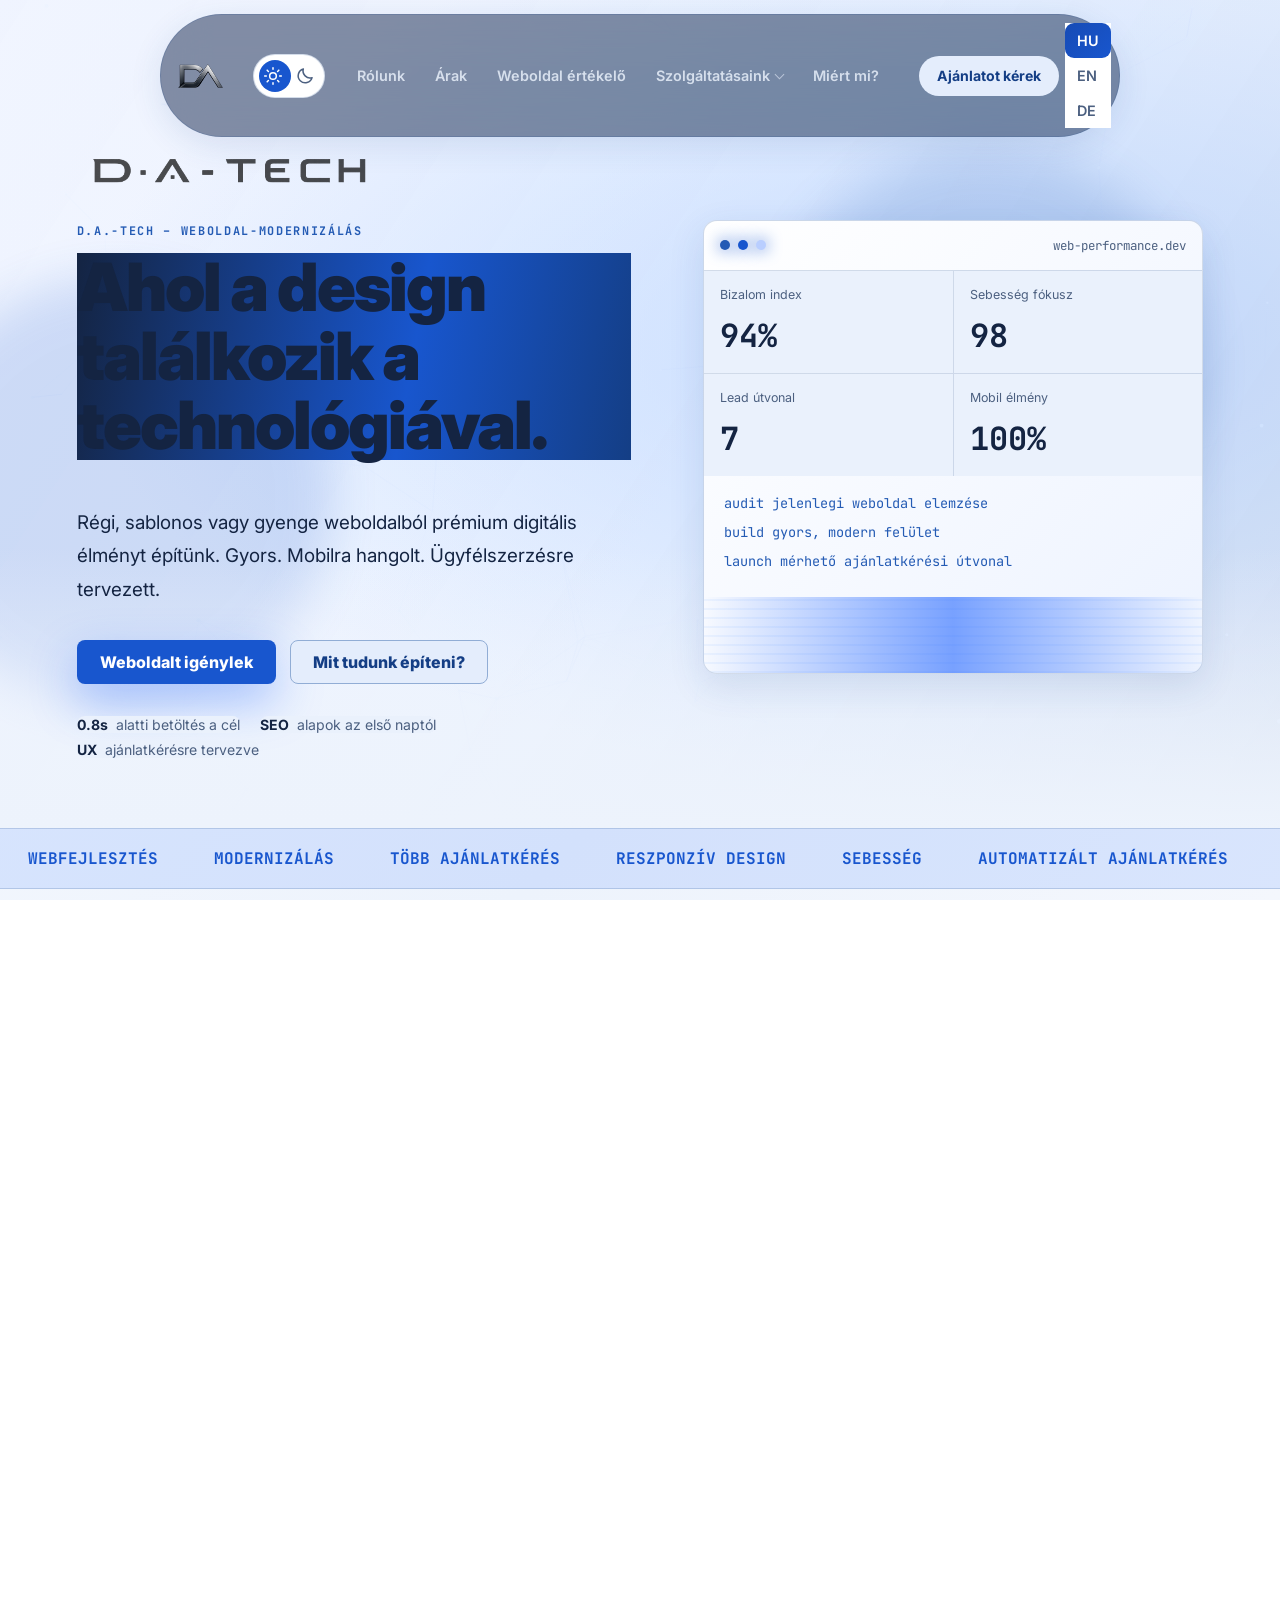
<file: index.html>
<!doctype html>
<html lang="hu">
  <head>
    <meta charset="utf-8">
    <meta name="viewport" content="width=device-width, initial-scale=1">
    <title>DA Tech | Modern weboldalak és weboldal modernizálás</title>
    <meta
      name="description"
      content="DA Tech modern, gyors és meggyőző weboldalakat készít cégeknek, akik több érdeklődőt, jobb megjelenést és erősebb online bizalmat szeretnének."
    >
    <link rel="icon" type="image/png" sizes="256x256" href="assets/favicon-256.png?v=cinematic-intro-98">
    <link rel="shortcut icon" type="image/png" href="assets/favicon-256.png?v=cinematic-intro-98">
    <link rel="apple-touch-icon" href="assets/apple-touch-icon.png?v=cinematic-intro-98">
    <meta property="og:title" content="D.A.-Tech | Modern weboldalak">
    <meta property="og:description" content="Modern weboldalak és weboldal-modernizálás cégeknek, akik több ügyfelet akarnak az első benyomásból.">
    <meta property="og:image" content="https://da-technology.eu/assets/da-tech-wordmark-wide.png">
    <meta property="og:type" content="website">
    <meta property="og:url" content="https://da-technology.eu/">
    <meta name="twitter:card" content="summary_large_image">
    <meta name="twitter:title" content="D.A.-Tech | Modern weboldalak">
    <meta name="twitter:description" content="Modern weboldalak és weboldal-modernizálás cégeknek, akik több ügyfelet akarnak az első benyomásból.">
    <meta name="twitter:image" content="https://da-technology.eu/assets/da-tech-wordmark-wide.png">
    <link rel="canonical" href="https://da-technology.eu/">
    <link rel="alternate" hreflang="hu" href="https://da-technology.eu/">
    <link rel="alternate" hreflang="en" href="https://da-technology.eu/">
    <link rel="alternate" hreflang="de" href="https://da-technology.eu/">
    <meta name="theme-color" content="#050816">
    <script src="theme.js?v=1"></script>
    <link rel="preload" as="image" href="assets/da-tech-logo-nav.png">
    <link rel="preload" as="image" href="assets/da-tech-wordmark-cropped.png">
    <script type="application/ld+json">
      {
        "@context": "https://schema.org",
        "@type": "ProfessionalService",
        "name": "D.A.-Tech",
        "legalName": "D. A.-Tech 2003 Kereskedelmi és Szolgáltató Korlátolt Felelősségű Társaság",
        "alternateName": "D. A.-Tech 2003 Kft.",
        "url": "https://da-technology.eu/",
        "logo": "https://da-technology.eu/assets/da-tech-wordmark-wide.png",
        "image": "https://da-technology.eu/assets/da-tech-wordmark-wide.png",
        "foundingDate": "2003",
        "taxID": "13192093-2-08",
        "address": {
          "@type": "PostalAddress",
          "streetAddress": "Kálvária utca 1-3.",
          "postalCode": "9024",
          "addressLocality": "Győr",
          "addressCountry": "HU"
        },
        "areaServed": ["Hungary", "Germany", "European Union"],
        "email": "hello@da-technology.eu",
        "description": "Modern weboldal készítés, weboldal modernizálás és konverzióra hangolt digitális felületek.",
        "sameAs": ["https://github.com/Androw96/DA-Tech"]
      }
    </script>
    <script>
      (() => {
        try {
          if ("scrollRestoration" in window.history) {
            window.history.scrollRestoration = "manual";
          }
          const params = new URLSearchParams(window.location.search);
          const shouldSkipIntro = params.has("skipIntro")
            || window.location.hash === "#top"
            || window.sessionStorage.getItem("daTechIntroSeen") === "1";

          if (shouldSkipIntro) {
            document.documentElement.classList.add("skip-intro");
            window.sessionStorage.setItem("daTechIntroSeen", "1");
          } else {
            document.documentElement.classList.add("intro-pending");
            window.sessionStorage.setItem("daTechIntroSeen", "1");
            window.scrollTo(0, 0);
          }
        } catch {
          document.documentElement.classList.add("skip-intro");
        }
      })();
    </script>
    <link rel="preconnect" href="https://fonts.googleapis.com">
    <link rel="preconnect" href="https://fonts.gstatic.com" crossorigin>
    <link href="https://fonts.googleapis.com/css2?family=Inter:wght@400;500;600;700;800;900&family=JetBrains+Mono:wght@500;700&display=swap" rel="stylesheet">
    <link rel="stylesheet" href="styles.css?v=cinematic-intro-98">
    <link rel="stylesheet" href="theme.css?v=2">
  </head>
  <body class="home-page">
    <div class="noise" aria-hidden="true"></div>
    <section class="pre-index-intro" aria-label="DA Tech weboldal modernizálás intro">
      <div class="intro-showcase pre-index-card" aria-label="Basic WordPress oldal futurisztikus weboldallá alakul">
        <div class="intro-copy">
          <span>Pre-index: weboldal modernizálás élőben</span>
          <strong>Basic WordPress sablonból futurisztikus, ügyfélszerző DA Tech oldal.</strong>
        </div>
        <div class="transform-demo intro-transform">
          <div class="transform-labels">
            <span>Basic WordPress sablon</span>
            <span>Futurisztikus DA Tech oldal</span>
          </div>
          <div class="site-morph intro-morph">
            <div class="mock-site template-before" aria-hidden="true">
              <div class="mock-browser">
                <span></span><span></span><span></span>
              </div>
              <div class="wp-logo"></div>
              <div class="wp-menu">
                <span></span><span></span><span></span><span></span>
              </div>
              <div class="wp-hero"></div>
              <div class="wp-modernize-copy">Modernize your Website!</div>
              <div class="wp-title"></div>
              <div class="wp-copy short"></div>
              <div class="wp-copy"></div>
              <div class="wp-grid">
                <span></span><span></span><span></span>
              </div>
              <div class="wp-sidebar"></div>
            </div>
            <div class="mock-site template-after" aria-hidden="true">
              <div class="mock-browser">
                <span></span><span></span><span></span>
              </div>
              <div class="with-da-tech">With</div>
              <img class="transformed-wordmark" src="assets/da-tech-wordmark-cropped.png" width="1040" height="190" alt="" decoding="async">
              <div class="modern-nav"></div>
              <div class="modern-hero">
                <span></span>
                <strong></strong>
                <em></em>
              </div>
              <div class="modern-orb"></div>
              <div class="modern-card card-a"></div>
              <div class="modern-card card-b"></div>
              <div class="modern-card card-c"></div>
              <div class="modern-grid-lines"></div>
            </div>
            <div class="morph-sweep" aria-hidden="true"></div>
          </div>
        </div>
      </div>
    </section>
    <header class="site-header">
      <a class="brand" href="index.html?skipIntro=1" aria-label="DA Tech kezdőlap">
        <img class="brand-logo" src="assets/da-tech-logo-nav.png" width="256" height="256" alt="DA Tech" fetchpriority="high" decoding="async">
      </a>
      <button class="theme-toggle" type="button" role="switch" aria-checked="true" aria-label="Sötét mód" title="Váltás világos módra" disabled>
        <svg class="theme-sun" viewBox="0 0 24 24" fill="none" stroke="currentColor" stroke-width="1.8" stroke-linecap="round" aria-hidden="true"><circle cx="12" cy="12" r="4"/><path d="M12 2v2m0 16v2M2 12h2m16 0h2M5 5l1.5 1.5m11 11L19 19M5 19l1.5-1.5m11-11L19 5"/></svg>
        <svg class="theme-moon" viewBox="0 0 24 24" fill="none" stroke="currentColor" stroke-width="1.8" stroke-linecap="round" stroke-linejoin="round" aria-hidden="true"><path d="M20.5 14A8.5 8.5 0 0 1 10 3.5 8.5 8.5 0 1 0 20.5 14Z"/></svg>
      </button>
      <button class="mobile-menu-toggle" type="button" aria-label="Menü megnyitása" aria-expanded="false">
        <span></span>
        <span></span>
        <span></span>
      </button>
      <nav class="nav" aria-label="Fő navigáció">
        <a href="about.html" data-i18n="nav.about">Rólunk</a>
        <a href="prices.html" data-i18n="nav.prices">Árak</a><a href="audit.html" data-i18n="nav.audit">Weboldal értékelő</a>
        <div class="nav-menu">
          <button class="nav-menu-button" type="button" data-i18n="nav.methods">Szolgáltatásaink</button>
          <div class="nav-dropdown">
            <a href="weboldal-keszites.html" data-i18n="nav.methodBuild">Weboldal készítés</a>
            <a href="weboldal-modernizalas.html" data-i18n="nav.methodExtravagant">Weboldal modernizálás</a>
            <a href="extra-megoldasok.html" data-i18n="nav.methodProcess">Extravagáns megoldások</a>
          </div>
        </div>
        <a href="why-us.html" data-i18n="nav.why">Miért mi?</a>
      </nav>
      <div class="header-actions">
        <a class="nav-cta" href="contact.html" data-i18n="nav.cta">Weboldal igénylése</a>
        <div class="language-switcher" aria-label="Nyelv választás">
          <button class="lang-option active" type="button" data-lang="hu">HU</button>
          <button class="lang-option" type="button" data-lang="en">EN</button>
          <button class="lang-option" type="button" data-lang="de">DE</button>
        </div>
      </div>
    </header>

    <main id="top">
      <section class="hero" aria-labelledby="hero-title">
        <canvas id="heroCanvas" aria-hidden="true"></canvas>
        <div class="hero-glow hero-glow-one" aria-hidden="true"></div>
        <div class="hero-glow hero-glow-two" aria-hidden="true"></div>
        <div class="hero-content">
          <img class="home-wordmark" src="assets/da-tech-wordmark-cropped.png" width="1040" height="190" alt="D.A.-Tech" fetchpriority="high" decoding="async">
          <p class="eyebrow" data-i18n="hero.eyebrow">D.A.-Tech weboldal modernizálás</p>
          <h1 id="hero-title" class="home-slogan" data-i18n="hero.title">Ahol a design találkozik a technológiával.</h1>
          <p class="hero-lead" data-i18n="hero.lead">
            Régi, sablonos vagy gyenge weboldalból prémium digitális élményt építünk. Gyors. Mobilra hangolt. Ügyfélszerzésre tervezett.
          </p>
          <div class="hero-actions">
            <a class="button button-primary" href="contact.html" data-i18n="hero.primary">Weboldalt igénylek</a>
            <a class="button button-secondary" href="services.html" data-i18n="hero.secondary">Mit tudunk építeni?</a>
          </div>
          <div class="signal-row" aria-label="DA Tech fő előnyei">
            <span><strong>0.8s</strong> <span data-i18n="hero.signalSpeed">célzott betöltési érzet</span></span>
            <span><strong>SEO</strong> <span data-i18n="hero.signalSeo">alapok beépítve</span></span>
            <span><strong>UX</strong> <span data-i18n="hero.signalUx">konverzióra hangolva</span></span>
          </div>
        </div>
        <aside class="hero-panel" aria-label="DA Tech élő projekt panel">
          <div class="panel-top">
            <span class="panel-dot"></span>
            <span class="panel-dot"></span>
            <span class="panel-dot"></span>
            <span class="panel-title">web-performance.dev</span>
          </div>
          <div class="metric-grid">
            <div>
              <span class="metric-label" data-i18n="metrics.trust">Bizalom index</span>
              <strong data-count="94">94%</strong>
            </div>
            <div>
              <span class="metric-label" data-i18n="metrics.speed">Sebesség fókusz</span>
              <strong data-count="98">98</strong>
            </div>
            <div>
              <span class="metric-label" data-i18n="metrics.lead">Lead útvonal</span>
              <strong data-count="7">7</strong>
            </div>
            <div>
              <span class="metric-label" data-i18n="metrics.mobile">Mobil élmény</span>
              <strong data-count="100">100%</strong>
            </div>
          </div>
          <div class="terminal" aria-label="Webfejlesztési státusz">
            <p><span>audit</span> <span data-i18n="terminal.audit">jelenlegi weboldal elemzése</span></p>
            <p><span>build</span> <span data-i18n="terminal.build">gyors, modern felület</span></p>
            <p><span>launch</span> <span data-i18n="terminal.launch">mérhető ajánlatkérési útvonal</span></p>
          </div>
          <div class="scanner" aria-hidden="true"></div>
        </aside>
      </section>

      <section class="marquee" aria-label="DA Tech fókuszterületek">
        <div class="marquee-track">
          <span data-i18n="marquee.development">webfejlesztés</span>
          <span data-i18n="marquee.modernization">modernizálás</span>
          <span data-i18n="marquee.conversion">konverzió</span>
          <span data-i18n="marquee.responsive">reszponzív design</span>
          <span data-i18n="marquee.speed">sebesség</span>
          <span data-i18n="marquee.requests">automatizált ajánlatkérés</span>
          <span data-i18n="marquee.seo">SEO alapok</span>
          <span data-i18n="marquee.brand">brand élmény</span>
        </div>
      </section>

      <section id="services" class="section services services-featured">
        <div class="section-heading service-intro">
          <p class="eyebrow" data-i18n="services.eyebrow">Szolgáltatások</p>
        </div>
        <div class="service-grid">
          <article class="service-card">
            <span class="service-icon service-icon-screen" aria-hidden="true"></span>
            <h3 data-i18n="services.card1Title">Weboldal készítés</h3>
            <p data-i18n="services.card1Text">Modern, gyors, sallangmentes céges weboldalak és landing oldalak, amelyek telefonon is prémium első benyomást adnak.</p>
            <a href="weboldal-keszites.html" class="service-link" data-i18n="services.card1Link">Weboldal készítés részletei</a>
          </article>
          <article class="service-card">
            <span class="service-icon service-icon-refresh" aria-hidden="true"></span>
            <h3 data-i18n="services.card2Title">Weboldal modernizálás</h3>
            <p data-i18n="services.card2Text">Régi, sablonos vagy széteső oldalból átlátható, mobilbarát, bizalomépítő felületet készítünk.</p>
            <a href="weboldal-modernizalas.html" class="service-link" data-i18n="services.card2Link">Modernizálás részletei</a>
          </article>
          <article class="service-card">
            <span class="service-icon service-icon-pin" aria-hidden="true"></span>
            <h3 data-i18n="services.card3Title">Extravagáns webes megoldások</h3>
            <p data-i18n="services.card3Text">Animált intro, before/after élmény, audit modul, mikrointerakciók és olyan részletek, amelyek miatt a márka emlékezetes marad.</p>
            <a href="extra-megoldasok.html" class="service-link" data-i18n="services.card3Link">Extra megoldások részletei</a>
          </article>
        </div>
        <div class="service-help">
          <h3 data-i18n="services.helpTitle">Nem tudod, melyikre van szükséged?</h3>
          <p data-i18n="services.helpText">A legtöbb projekt kombináció: új első képernyő, mobilos rendbetétel, ajánlatkérési útvonal és egy kis extra wow-faktor. Írd meg, hol tartasz most, és javaslunk egy tiszta irányt.</p>
          <a href="contact.html" data-i18n="services.helpLink">Kérek javaslatot</a>
        </div>
      </section>

      <section class="section audit-lab audit-empty reveal-on-scroll" aria-labelledby="audit-title">
        <div class="section-heading">
          <p class="eyebrow" data-i18n="audit.eyebrow">Weboldal értékelő</p>
          <h2 id="audit-title" data-i18n="audit.title">Kiértékeljük a weboldaladat!</h2>
        </div>
        <div class="audit-shell">
          <div class="audit-input-panel">
            <label for="auditUrl" data-i18n="audit.label">Weboldalad címe</label>
            <div class="audit-controls">
              <input id="auditUrl" type="url" placeholder="https://ceged.hu" data-i18n-placeholder="audit.placeholder">
              <button class="button button-primary" type="button" id="auditButton" data-i18n="audit.button">Értékelés indítása</button>
            </div>
            <p data-i18n="audit.note">Az értékelő élő PageSpeed/Lighthouse mobilmérést kér le: teljesítmény, SEO, technikai bizalom és mobilélmény alapján.</p>
            <p class="legal-microcopy" data-i18n="audit.disclaimer">Élő külső mérés alapján készül; ha a mérés nem elérhető, URL-alapú fallback elemzést mutat.</p>
            <div class="audit-insights audit-weaknesses">
              <strong data-i18n="audit.weaknessesTitle">Gyengeségek</strong>
              <ul id="auditInsights">
                <li data-i18n="audit.defaultInsight1">Nincs kritikus gyengeség: a saját oldal modernizálási történetet, bizalmat és ajánlatkérési útvonalat is ad.</li>
                <li data-i18n="audit.defaultInsight2">Nincs kritikus gyengeség: a reszponzív nézetek, nyelvváltás és animált elemek együtt prémium élményt adnak.</li>
                <li data-i18n="audit.defaultInsight3">Nincs kritikus gyengeség: az értékelő, before/after blokk és weboldal igénylés flow együtt konverziós útvonalat alkot.</li>
              </ul>
            </div>
            <div class="audit-recommendations audit-improvements">
              <strong data-i18n="audit.improvementsTitle">Fejlesztési lehetőségek</strong>
              <ol id="auditRecommendations">
                <li data-i18n="audit.defaultSuggestion1">További finomításként később valós ügyfélreferenciákkal lehet még erősebbé tenni.</li>
                <li data-i18n="audit.defaultSuggestion2">További finomításként éles domainen mérhető analitika és konverziókövetés kapcsolható rá.</li>
                <li data-i18n="audit.defaultSuggestion3">További finomításként az értékelő később backenddel valós HTML elemzéssé bővíthető.</li>
              </ol>
            </div>
          </div>
          <div class="audit-result" aria-live="polite">
            <div class="audit-score"><span id="auditScore">100</span><small>/100</small></div>
            <div class="audit-diagnostics" id="auditDiagnostics" hidden></div>
            <div class="audit-reasons">
              <strong data-i18n="audit.reasonsTitle">Pontozás indoklása</strong>
              <ul id="auditReasons">
                <li data-i18n="audit.defaultReason1">Design 100: erős D.A.-Tech brand, futurisztikus intro és prémium kék vizuális rendszer.</li>
                <li data-i18n="audit.defaultReason2">Sebesség 100: statikus, könnyű frontend, cache-bumpolt assetek és gyors első képernyő.</li>
                <li data-i18n="audit.defaultReason3">Bizalom 100: többnyelvű tartalom, rólunk oldal, bizalmi rendszer és világos szolgáltatás struktúra.</li>
                <li data-i18n="audit.defaultReason4">Mobil 100: dedikált mobil és landscape szabályok, reszponzív CTA-k és stabil intro elrendezés.</li>
              </ul>
            </div>
            <div class="audit-bars">
              <span data-audit-bar="design" style="--value: 100%"><strong data-i18n="audit.design">Design</strong><em>100</em></span>
              <span data-audit-bar="speed" style="--value: 100%"><strong data-i18n="audit.speed">Sebesség</strong><em>100</em></span>
              <span data-audit-bar="trust" style="--value: 100%"><strong data-i18n="audit.trust">Bizalom</strong><em>100</em></span>
              <span data-audit-bar="mobile" style="--value: 100%"><strong data-i18n="audit.mobile">Mobil</strong><em>100</em></span>
            </div>
            <p id="auditSummary" data-i18n="audit.summary">DA Tech saját oldal értékelése: 100/100. A felület prémium, mobilra hangolt és konverzióra épített.</p>
          </div>
        </div>
      </section>

      <section class="section case-studies reveal-on-scroll" aria-labelledby="cases-title">
        <div class="section-heading">
          <p class="eyebrow" data-i18n="cases.eyebrow">Demo transformation</p>
          <h2 id="cases-title" data-i18n="cases.title">Nem több szöveg. Jobb első benyomás.</h2>
        </div>
        <div class="case-grid">
          <article class="case-card">
            <span data-i18n="cases.card1Tag">Régi céges oldal</span>
            <h3 data-i18n="cases.card1Title">Régi hatásból prémium belépő.</h3>
            <p data-i18n="cases.card1Text">Egyértelmű ajánlat, gyors kapcsolat, mobil-first szerkezet.</p>
            <strong>+68% <small data-i18n="cases.metricTrust">erősebb bizalmi érzet</small></strong>
          </article>
          <article class="case-card">
            <span data-i18n="cases.card2Tag">Landing page</span>
            <h3 data-i18n="cases.card2Title">Szétszórt üzenetből tiszta CTA.</h3>
            <p data-i18n="cases.card2Text">A látogató nem bolyong: lát, ért, kattint.</p>
            <strong>3x <small data-i18n="cases.metricPath">tisztább döntési út</small></strong>
          </article>
          <article class="case-card">
            <span data-i18n="cases.card3Tag">Weboldal modernizálás</span>
            <h3 data-i18n="cases.card3Title">Sablonból emlékezetes élmény.</h3>
            <p data-i18n="cases.card3Text">Before/after, neon tech hangulat, gyors mobil élmény.</p>
            <strong>100 <small data-i18n="cases.metricMobile">mobil audit célpont</small></strong>
          </article>
        </div>
      </section>

      <section id="proof" class="section proof">
        <div class="proof-copy">
          <p class="eyebrow" data-i18n="proof.eyebrow">Miért a D.A.-Tech?</p>
          <h2 data-i18n="proof.title">Számunkra nincs lehetetlen.</h2>
          <p data-i18n="proof.text">
            Ha az ötlet üzletileg értékes, megkeressük hozzá a megoldást: designban, technológiában és ügyfélszerző útvonalban is.
          </p>
        </div>
        <div class="proof-stack">
          <div class="proof-item">
            <strong data-i18n="proof.item1Title">Stratégiai design</strong>
            <span data-i18n="proof.item1Text">A figyelmet oda vezetjük, ahol döntés születik.</span>
          </div>
          <div class="proof-item">
            <strong data-i18n="proof.item2Title">Modern technikai alap</strong>
            <span data-i18n="proof.item2Text">Gyors, reszponzív, keresőbarát alap.</span>
          </div>
          <div class="proof-item">
            <strong data-i18n="proof.item3Title">Prémium érzés</strong>
            <span data-i18n="proof.item3Text">Animáció, tér és fókusz, ami drágábbnak érződik.</span>
          </div>
        </div>
      </section>

      <section class="section trust-system reveal-on-scroll" aria-labelledby="trust-title">
        <div class="section-heading">
          <p class="eyebrow" data-i18n="trust.eyebrow">Bizalmi rendszer</p>
          <h2 id="trust-title" data-i18n="trust.title">Bizalom gyorsan, felesleges magyarázkodás nélkül.</h2>
        </div>
        <div class="trust-grid">
          <div><strong>01</strong><span data-i18n="trust.item1">Átlátható folyamat és mérföldkövek.</span></div>
          <div><strong>02</strong><span data-i18n="trust.item2">Mobil-first megjelenés minden képernyőre.</span></div>
          <div><strong>03</strong><span data-i18n="trust.item3">SEO és sebesség alapok már induláskor.</span></div>
          <div><strong>04</strong><span data-i18n="trust.item4">Átadás után is továbbfejleszthető rendszer.</span></div>
        </div>
        <div class="trust-note">
          <span data-i18n="trust.note1">Nem tűnünk el átadás után.</span>
          <span data-i18n="trust.note2">Mobilon kezdjük a gondolkodást.</span>
          <span data-i18n="trust.note3">Nem sablont kapsz, hanem üzleti célt kiszolgáló oldalt.</span>
        </div>
        <div class="credibility-grid">
          <article>
            <span data-i18n="trust.legalKicker">Céges háttér</span>
            <strong>D. A.-Tech 2003 Kft.</strong>
            <p data-i18n="trust.legalText">2003 óta működő magyar vállalkozás, győri székhellyel és ellenőrizhető cégadatokkal.</p>
          </article>
          <article>
            <span data-i18n="trust.processKicker">Ajánlat után</span>
            <strong data-i18n="trust.processTitle">24 órán belüli irány</strong>
            <p data-i18n="trust.processText">Nem kötelező erejű ajánlatot adunk: először megértjük, mire kell dolgoznia a weboldalnak.</p>
          </article>
          <article>
            <span data-i18n="trust.techKicker">Mérhető alapok</span>
            <strong data-i18n="trust.techTitle">HTTPS, mobil, SEO alap</strong>
            <p data-i18n="trust.techText">Gyors statikus felépítés, többnyelvű tartalom, jogi oldalak és tiszta ajánlatkérési útvonal.</p>
          </article>
        </div>
      </section>

      <section id="showcase" class="section showcase" aria-labelledby="showcase-title">
        <div class="section-heading">
          <p class="eyebrow" data-i18n="showcase.eyebrow">Extravagáns megoldások</p>
          <h2 id="showcase-title" data-i18n="showcase.title">Mozgás, fény, interakció. Csak ott, ahol számít.</h2>
        </div>
        <div class="showcase-grid">
          <article>
            <div class="visual visual-orbit" aria-hidden="true">
              <span></span><span></span><span></span>
            </div>
            <h3 data-i18n="showcase.card1Title">Élő tech háttér</h3>
            <p data-i18n="showcase.card1Text">Az első másodpercben tech szakértelmet sugall.</p>
          </article>
          <article>
            <div class="visual visual-bars" aria-hidden="true">
              <span></span><span></span><span></span><span></span>
            </div>
            <h3 data-i18n="showcase.card2Title">Konverziós modulok</h3>
            <p data-i18n="showcase.card2Text">Gyorsan mutatják, miért érdemes ajánlatot kérni.</p>
          </article>
          <article>
            <div class="visual visual-code" aria-hidden="true">
              <span>&lt;modernize /&gt;</span>
              <span>speed: excellent;</span>
              <span>trust: online;</span>
            </div>
            <h3 data-i18n="showcase.card3Title">Fejlesztői minőség</h3>
            <p data-i18n="showcase.card3Text">Gyors működés, tiszta struktúra, nem egyszer használatos show.</p>
          </article>
          <article>
            <div class="visual visual-logo-reveal" aria-hidden="true">
              <strong data-i18n="showcase.card4Logo">A Logód</strong>
              <span></span>
              <span></span>
            </div>
            <h3 data-i18n="showcase.card4Title">Logó reveal élmény</h3>
            <p data-i18n="showcase.card4Text">A márka nem csak megjelenik: fényből, mozgásból és fókuszból épül fel, hogy emlékezzenek rá.</p>
          </article>
        </div>
      </section>

      <section id="process" class="section process">
        <div class="section-heading">
          <p class="eyebrow" data-i18n="process.eyebrow">Így dolgozunk</p>
          <h2 data-i18n="process.title">Négy lépés. Nincs ködösítés.</h2>
        </div>
        <div class="timeline">
          <div class="timeline-item">
            <span>01</span>
            <h3 data-i18n="process.step1Title">Audit és cél</h3>
            <p data-i18n="process.step1Text">Mi nem működik, és milyen eredményt kell hoznia?</p>
          </div>
          <div class="timeline-item">
            <span>02</span>
            <h3 data-i18n="process.step2Title">Design irány</h3>
            <p data-i18n="process.step2Text">Első benyomás, üzenet, vizuális irány, CTA.</p>
          </div>
          <div class="timeline-item">
            <span>03</span>
            <h3 data-i18n="process.step3Title">Fejlesztés</h3>
            <p data-i18n="process.step3Text">Gyors, modern, mobilbarát felület, extra funkciókkal.</p>
          </div>
          <div class="timeline-item">
            <span>04</span>
            <h3 data-i18n="process.step4Title">Finomhangolás</h3>
            <p data-i18n="process.step4Text">Ritmus, sebesség, mobilnézet, ajánlatkérési út.</p>
          </div>
        </div>
      </section>

      <section class="section packages reveal-on-scroll" aria-labelledby="packages-title">
        <div class="section-heading">
          <p class="eyebrow" data-i18n="packages.eyebrow">Ajánlati irányok</p>
          <h2 id="packages-title" data-i18n="packages.title">Három indulási irány. Mind konverzióra építve.</h2>
        </div>
        <div class="package-grid">
          <article>
            <span>Start</span>
            <h3 data-i18n="packages.startTitle">Gyors, modern jelenlét</h3>
            <p data-i18n="packages.startText">Landing page vagy egyszerű céges oldal erős első benyomással.</p>
            <ul>
              <li data-i18n="packages.startPoint1">1 oldalas prémium struktúra</li>
              <li data-i18n="packages.startPoint2">Mobil-first megjelenés</li>
              <li data-i18n="packages.startPoint3">Ajánlatkérési CTA útvonal</li>
            </ul>
            <a href="contact.html" data-i18n="packages.cta">Ezt kérem</a>
          </article>
          <article class="featured">
            <span>Modernize</span>
            <h3 data-i18n="packages.modernTitle">Régi oldalból prémium felület</h3>
            <p data-i18n="packages.modernText">A régi oldal megtartja a lényeget, de új élményt kap.</p>
            <ul>
              <li data-i18n="packages.modernPoint1">Before/after modernizálási audit</li>
              <li data-i18n="packages.modernPoint2">Új első képernyő és szolgáltatás logika</li>
              <li data-i18n="packages.modernPoint3">Sebesség, bizalom és mobil élmény fókusz</li>
            </ul>
            <a href="contact.html" data-i18n="packages.cta">Ezt kérem</a>
          </article>
          <article>
            <span>Premium Build</span>
            <h3 data-i18n="packages.premiumTitle">Teljes digitális élmény</h3>
            <p data-i18n="packages.premiumText">Egyedi többoldalas weboldal, prémium interakciókkal és brand rendszerrel.</p>
            <ul>
              <li data-i18n="packages.premiumPoint1">Többoldalas céges rendszer</li>
              <li data-i18n="packages.premiumPoint2">Extravagáns animációk és audit modulok</li>
              <li data-i18n="packages.premiumPoint3">Többnyelvű, skálázható tartalom</li>
            </ul>
            <a href="contact.html" data-i18n="packages.cta">Ezt kérem</a>
          </article>
        </div>
      </section>

      <section id="contact" class="section contact">
        <div class="contact-copy">
          <p class="eyebrow" data-i18n="contact.eyebrow">Indítsuk el</p>
          <h2 data-i18n="contact.title">Készen állsz egy weboldalra, ami végre komolyan képviseli a céged?</h2>
          <p data-i18n="contact.text">
            Írd meg pár mondatban, mit szeretnél. Mi visszajövünk egy tiszta iránnyal.
          </p>
          <div class="contact-trust-panel">
            <strong data-i18n="contact.trustTitle">Díjmentes, kötelezettség nélküli első válasz.</strong>
            <span data-i18n="contact.trustText">Ha az űrlap technikai okból nem menne át, írj közvetlenül: hello@da-technology.eu</span>
          </div>
        </div>
        <form class="contact-form request-flow request-flow-direct">
          <div class="flow-panel active">
            <label>
              <span data-i18n="form.project">Mire van szükséged?</span>
              <select name="project">
                <option data-i18n="form.optionNew">Új weboldal</option>
                <option data-i18n="form.optionModern">Weboldal modernizálás</option>
                <option data-i18n="form.optionLanding">Landing page</option>
                <option data-i18n="form.optionAdvice">Nem tudom, kérek tanácsot</option>
              </select>
            </label>
          </div>
          <div class="flow-panel active">
            <label>
              <span data-i18n="form.message">Röviden a projektről</span>
              <textarea name="message" rows="4" placeholder="Mi a cél, mi nem működik most, milyen hatást szeretnél?" data-i18n-placeholder="form.messagePlaceholder"></textarea>
            </label>
          </div>
          <div class="flow-panel active">
            <label>
              <span data-i18n="form.name">Név</span>
              <input type="text" name="name" placeholder="Név vagy cégnév" data-i18n-placeholder="form.namePlaceholder">
            </label>
            <label>
              <span data-i18n="form.email">E-mail</span>
              <input type="email" name="email" placeholder="hello@ceged.hu" data-i18n-placeholder="form.emailPlaceholder">
            </label>
            <label class="consent-check">
              <input type="checkbox" name="privacyConsent">
              <span>
                <span data-i18n="form.privacyConsent">Elfogadom az adatkezelési tájékoztatót, és hozzájárulok, hogy a DA Tech az ajánlatkérésemre válaszoljon.</span>
                <a href="privacy.html" data-i18n="form.privacyLink">Adatkezelési tájékoztató</a>
              </span>
            </label>
          </div>
          <div class="flow-summary">
            <strong data-i18n="flow.summaryTitle">DA Tech javaslat</strong>
            <span id="flowRecommendation" data-i18n="flow.summaryText">Modernizálási audit, prémium első képernyő és mobil-first konverziós útvonal.</span>
          </div>
          <p class="legal-microcopy" data-i18n="form.privacyMicrocopy">Az adatokat csak az ajánlatkérés megválaszolására használjuk. Marketing emailt külön hozzájárulás nélkül nem küldünk.</p>
          <p class="form-status" id="formStatus" aria-live="polite"></p>
          <div class="flow-actions">
            <button class="button button-primary" type="button" id="flowNext" data-i18n="flow.send">Ajánlatkérés küldése</button>
          </div>
        </form>
      </section>
    </main>

    <footer class="footer">
      <span>© 2026 D.A.-Tech</span>
      <span data-i18n="footer.tagline">Modern weboldalak és weboldal modernizálás</span>
      <nav class="footer-links" aria-label="Jogi linkek">
        <a href="privacy.html" data-i18n="footer.privacy">Adatkezelés</a>
        <a href="cookies.html" data-i18n="footer.cookies">Cookie-k</a>
        <a href="impressum.html" data-i18n="footer.impressum">Impresszum</a>
        <a href="terms.html" data-i18n="footer.terms">Szolgáltatási feltételek</a>
      </nav>
      <span>hello@da-technology.eu</span>
    </footer>

    <div class="cookie-banner" id="cookieBanner" role="dialog" aria-live="polite" aria-label="Cookie tájékoztató">
      <div>
        <strong data-i18n="cookie.title">Adatvédelem és cookie-k</strong>
        <p data-i18n="cookie.text">Jelenleg csak működéshez szükséges tárolást használunk. Analitika vagy marketing cookie csak külön hozzájárulás után kerülhetne be.</p>
      </div>
      <div class="cookie-actions">
        <button class="button button-secondary" type="button" data-cookie-choice="reject" data-i18n="cookie.reject">Elutasítom</button>
        <button class="button button-primary" type="button" data-cookie-choice="accept" data-i18n="cookie.accept">Elfogadom</button>
      </div>
    </div>

    <script src="script.js?v=cinematic-intro-98" defer></script>
  </body>
</html>
</file>
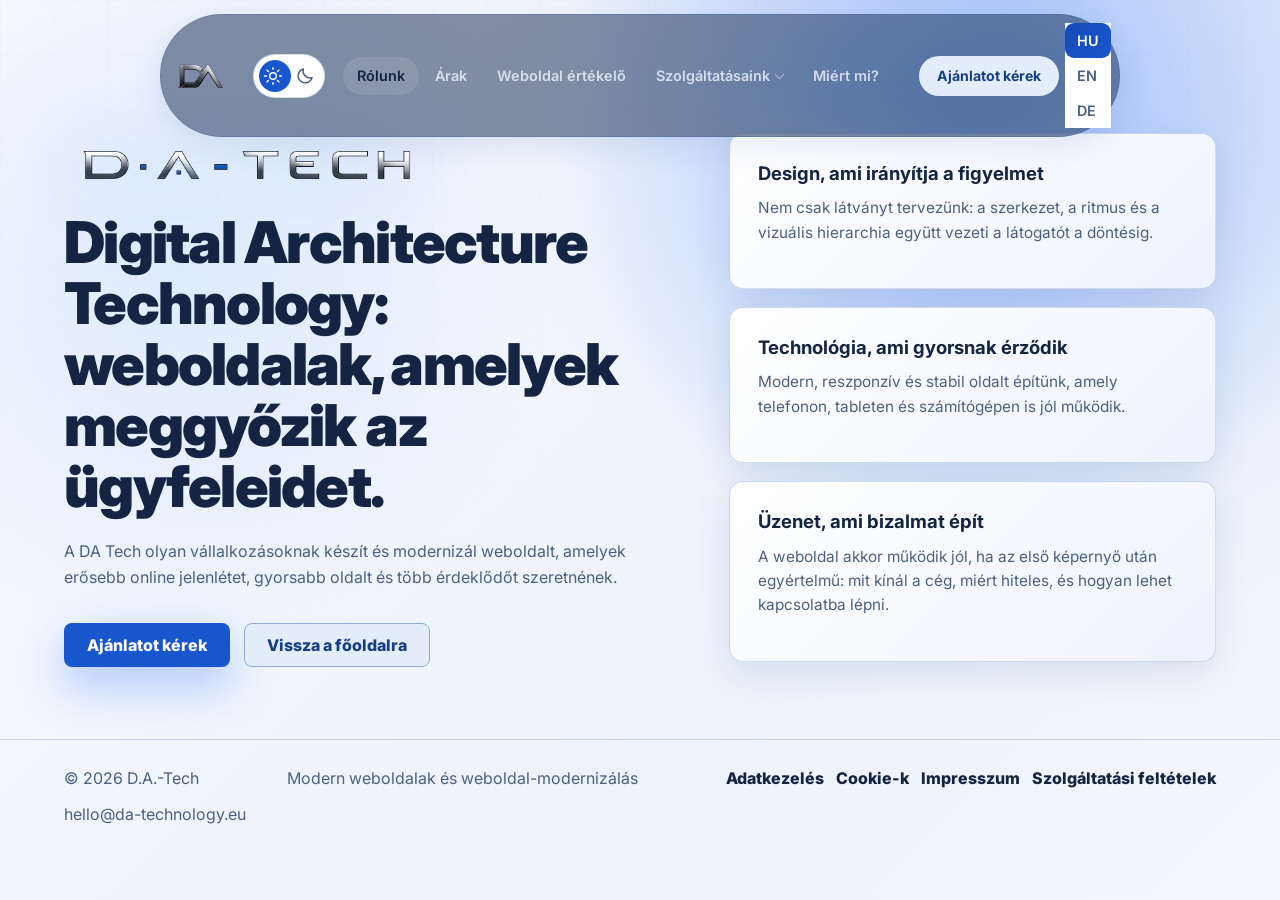
<file: about.html>
<!doctype html>
<html lang="hu">
  <head>
    <meta charset="utf-8">
    <meta name="viewport" content="width=device-width, initial-scale=1">
    <title>About us | DA Tech</title>
    <meta
      name="description"
      content="Ismerd meg a DA Tech szemleletet: modern weboldalak, weboldal modernizalas es konverziora hangolt online jelenlet."
    >
    <link rel="canonical" href="https://da-technology.eu/about.html">
    <meta property="og:title" content="About us | DA Tech">
    <meta property="og:description" content="Ismerd meg a DA Tech szemleletet: modern weboldalak, weboldal modernizalas es konverziora hangolt online jelenlet.">
    <meta property="og:image" content="https://da-technology.eu/assets/da-tech-wordmark-wide.png">
    <meta property="og:type" content="website">
    <meta property="og:url" content="https://da-technology.eu/about.html">
    <meta name="twitter:card" content="summary_large_image">
    <meta name="twitter:title" content="About us | DA Tech">
    <meta name="twitter:description" content="Ismerd meg a DA Tech szemleletet: modern weboldalak, weboldal modernizalas es konverziora hangolt online jelenlet.">
    <meta name="twitter:image" content="https://da-technology.eu/assets/da-tech-wordmark-wide.png">
    <meta name="theme-color" content="#050816">
    <script src="theme.js?v=1"></script>
    <link rel="icon" type="image/png" sizes="256x256" href="assets/favicon-256.png?v=cinematic-intro-98">
    <link rel="shortcut icon" type="image/png" href="assets/favicon-256.png?v=cinematic-intro-98">
    <link rel="apple-touch-icon" href="assets/apple-touch-icon.png?v=cinematic-intro-98">
    <link rel="preconnect" href="https://fonts.googleapis.com">
    <link rel="preconnect" href="https://fonts.gstatic.com" crossorigin>
    <link href="https://fonts.googleapis.com/css2?family=Inter:wght@400;500;600;700;800;900&family=JetBrains+Mono:wght@500;700&display=swap" rel="stylesheet">
    <link rel="stylesheet" href="styles.css?v=cinematic-intro-98">
    <link rel="stylesheet" href="theme.css?v=2">
  </head>
  <body class="about-page">
    <div class="noise" aria-hidden="true"></div>
    <header class="site-header">
      <a class="brand" href="index.html?skipIntro=1" aria-label="DA Tech kezdőlap">
        <img class="brand-logo" src="assets/da-tech-logo-nav.png" width="256" height="256" alt="DA Tech" fetchpriority="high" decoding="async">
      </a>
      <button class="theme-toggle" type="button" role="switch" aria-checked="true" aria-label="Sötét mód" title="Váltás világos módra" disabled>
        <svg class="theme-sun" viewBox="0 0 24 24" fill="none" stroke="currentColor" stroke-width="1.8" stroke-linecap="round" aria-hidden="true"><circle cx="12" cy="12" r="4"/><path d="M12 2v2m0 16v2M2 12h2m16 0h2M5 5l1.5 1.5m11 11L19 19M5 19l1.5-1.5m11-11L19 5"/></svg>
        <svg class="theme-moon" viewBox="0 0 24 24" fill="none" stroke="currentColor" stroke-width="1.8" stroke-linecap="round" stroke-linejoin="round" aria-hidden="true"><path d="M20.5 14A8.5 8.5 0 0 1 10 3.5 8.5 8.5 0 1 0 20.5 14Z"/></svg>
      </button>
      <button class="mobile-menu-toggle" type="button" aria-label="Menü megnyitása" aria-expanded="false">
        <span></span>
        <span></span>
        <span></span>
      </button>
      <nav class="nav" aria-label="Fő navigáció">
        <a href="about.html" data-i18n="nav.about">Rólunk</a>
        <a href="prices.html" data-i18n="nav.prices">Árak</a><a href="audit.html" data-i18n="nav.audit">Weboldal értékelő</a>
        <div class="nav-menu">
          <button class="nav-menu-button" type="button" data-i18n="nav.methods">Szolgáltatásaink</button>
          <div class="nav-dropdown">
            <a href="weboldal-keszites.html" data-i18n="nav.methodBuild">Weboldal készítés</a>
            <a href="weboldal-modernizalas.html" data-i18n="nav.methodExtravagant">Weboldal modernizálás</a>
            <a href="extra-megoldasok.html" data-i18n="nav.methodProcess">Extravagáns megoldások</a>
          </div>
        </div>
        <a href="why-us.html" data-i18n="nav.why">Miért mi?</a>
      </nav>
      <div class="header-actions">
        <a class="nav-cta" href="contact.html" data-i18n="nav.cta">Weboldal igénylése</a>
        <div class="language-switcher" aria-label="Nyelv választás">
          <button class="lang-option active" type="button" data-lang="hu">HU</button>
          <button class="lang-option" type="button" data-lang="en">EN</button>
          <button class="lang-option" type="button" data-lang="de">DE</button>
        </div>
      </div>
    </header>

    <main>
      <section class="about-hero" aria-labelledby="about-title">
        <div class="about-shell">
          <div>
            <img class="about-logo" src="assets/da-tech-wordmark-cropped.png" width="1040" height="190" alt="D.A.-Tech" loading="lazy" decoding="async">
            <p class="eyebrow" data-i18n="about.eyebrow">About us</p>
            <h1 id="about-title" data-i18n="about.title">Digital Architecture Technology: modern weboldal, ami ügyfeleket győz meg.</h1>
            <p class="about-lead" data-i18n="about.lead">
              A DA Tech olyan vállalkozásoknak készít modern weboldalakat és weboldal-modernizálásokat,
              akik erősebb online benyomást, gyorsabb felületet és több érdeklődőt szeretnének.
            </p>
            <div class="about-actions">
              <a class="button button-primary" href="contact.html" data-i18n="about.request">Weboldal igénylése</a>
              <a class="button button-secondary" href="index.html?skipIntro=1" data-i18n="about.back">Vissza a főoldalra</a>
            </div>
          </div>
          <div class="about-grid">
            <article class="about-card">
              <h3 data-i18n="about.card1Title">Design, ami irányítja a figyelmet</h3>
              <p data-i18n="about.card1Text">Nem csak látványt tervezünk. A struktúra, a ritmus és a vizuális hierarchia együtt vezeti a látogatót a döntés felé.</p>
            </article>
            <article class="about-card">
              <h3 data-i18n="about.card2Title">Technológia, ami gyorsnak érződik</h3>
              <p data-i18n="about.card2Text">A cél egy modern, reszponzív és stabil felület, ami telefonon, tableten és desktopon is prémium élményt ad.</p>
            </article>
            <article class="about-card">
              <h3 data-i18n="about.card3Title">Üzenet, ami bizalmat épít</h3>
              <p data-i18n="about.card3Text">A weboldal akkor működik jól, ha az első képernyő után egyértelmű: mit kínál a cég, miért hiteles, és hogyan lehet kapcsolatba lépni.</p>
            </article>
          </div>
        </div>
      </section>
    </main>

    <footer class="footer">
      <span>© 2026 D.A.-Tech</span>
      <span data-i18n="footer.tagline">Modern weboldalak és weboldal modernizálás</span>
      <nav class="footer-links" aria-label="Jogi linkek">
        <a href="privacy.html" data-i18n="footer.privacy">Adatkezelés</a>
        <a href="cookies.html" data-i18n="footer.cookies">Cookie-k</a>
        <a href="impressum.html" data-i18n="footer.impressum">Impresszum</a>
        <a href="terms.html" data-i18n="footer.terms">Szolgáltatási feltételek</a>
      </nav>
      <span>hello@da-technology.eu</span>
    </footer>

    <script src="script.js?v=cinematic-intro-98" defer></script>
  </body>
</html>
</file>
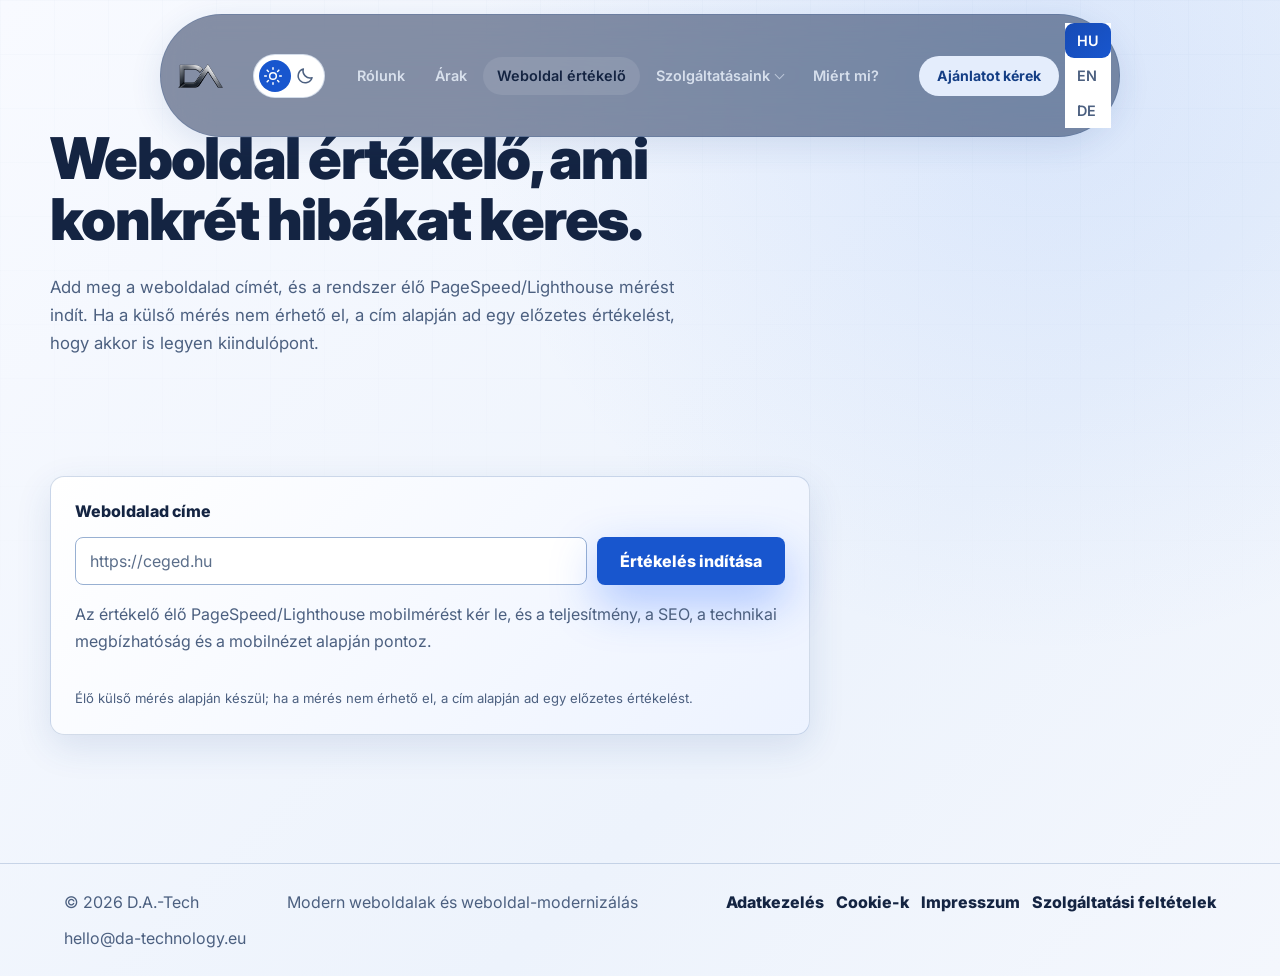
<file: audit.html>
<!doctype html>
<html lang="hu">
  <head>
    <meta charset="utf-8">
    <meta name="viewport" content="width=device-width, initial-scale=1">
    <title>Weboldal értékelő | DA Tech</title>
    <meta name="description" content="DA Tech weboldal értékelő: élő PageSpeed/Lighthouse mérés, pontozás, gyengeségek és fejlesztési javaslatok egy helyen.">
    <link rel="canonical" href="https://da-technology.eu/audit.html">
    <meta property="og:title" content="Weboldal értékelő | DA Tech">
    <meta property="og:description" content="DA Tech weboldal értékelő: élő PageSpeed/Lighthouse mérés, pontozás, gyengeségek és fejlesztési javaslatok egy helyen.">
    <meta property="og:image" content="https://da-technology.eu/assets/da-tech-wordmark-wide.png">
    <meta property="og:type" content="website">
    <meta property="og:url" content="https://da-technology.eu/audit.html">
    <meta name="twitter:card" content="summary_large_image">
    <meta name="twitter:title" content="Weboldal értékelő | DA Tech">
    <meta name="twitter:description" content="DA Tech weboldal értékelő: élő PageSpeed/Lighthouse mérés, pontozás, gyengeségek és fejlesztési javaslatok egy helyen.">
    <meta name="twitter:image" content="https://da-technology.eu/assets/da-tech-wordmark-wide.png">
    <meta name="theme-color" content="#050816">
    <script src="theme.js?v=1"></script>
    <link rel="icon" type="image/png" sizes="256x256" href="assets/favicon-256.png?v=cinematic-intro-98">
    <link rel="shortcut icon" type="image/png" href="assets/favicon-256.png?v=cinematic-intro-98">
    <link rel="apple-touch-icon" href="assets/apple-touch-icon.png?v=cinematic-intro-98">
    <link rel="preconnect" href="https://fonts.googleapis.com">
    <link rel="preconnect" href="https://fonts.gstatic.com" crossorigin>
    <link href="https://fonts.googleapis.com/css2?family=Inter:wght@400;500;600;700;800;900&family=JetBrains+Mono:wght@500;700&display=swap" rel="stylesheet">
    <link rel="stylesheet" href="styles.css?v=cinematic-intro-98">
    <link rel="stylesheet" href="theme.css?v=2">
  </head>
  <body class="audit-page">
    <div class="noise" aria-hidden="true"></div>
    <header class="site-header">
      <a class="brand" href="index.html?skipIntro=1" aria-label="DA Tech kezdőlap">
        <img class="brand-logo" src="assets/da-tech-logo-nav.png" width="256" height="256" alt="DA Tech" fetchpriority="high" decoding="async">
      </a>
      <button class="theme-toggle" type="button" role="switch" aria-checked="true" aria-label="Sötét mód" title="Váltás világos módra" disabled>
        <svg class="theme-sun" viewBox="0 0 24 24" fill="none" stroke="currentColor" stroke-width="1.8" stroke-linecap="round" aria-hidden="true"><circle cx="12" cy="12" r="4"/><path d="M12 2v2m0 16v2M2 12h2m16 0h2M5 5l1.5 1.5m11 11L19 19M5 19l1.5-1.5m11-11L19 5"/></svg>
        <svg class="theme-moon" viewBox="0 0 24 24" fill="none" stroke="currentColor" stroke-width="1.8" stroke-linecap="round" stroke-linejoin="round" aria-hidden="true"><path d="M20.5 14A8.5 8.5 0 0 1 10 3.5 8.5 8.5 0 1 0 20.5 14Z"/></svg>
      </button>
      <button class="mobile-menu-toggle" type="button" aria-label="Menü megnyitása" aria-expanded="false">
        <span></span>
        <span></span>
        <span></span>
      </button>
      <nav class="nav" aria-label="Fő navigáció">
        <a href="about.html" data-i18n="nav.about">Rólunk</a>
        <a href="prices.html" data-i18n="nav.prices">Árak</a>
        <a href="audit.html" data-i18n="nav.audit">Weboldal értékelő</a>
        <div class="nav-menu">
          <button class="nav-menu-button" type="button" data-i18n="nav.methods">Szolgáltatásaink</button>
          <div class="nav-dropdown">
            <a href="weboldal-keszites.html" data-i18n="nav.methodBuild">Weboldal készítés</a>
            <a href="weboldal-modernizalas.html" data-i18n="nav.methodExtravagant">Weboldal modernizálás</a>
            <a href="extra-megoldasok.html" data-i18n="nav.methodProcess">Extravagáns megoldások</a>
          </div>
        </div>
        <a href="why-us.html" data-i18n="nav.why">Miért mi?</a>
      </nav>
      <div class="header-actions">
        <a class="nav-cta" href="contact.html" data-i18n="nav.cta">Weboldal igénylése</a>
        <div class="language-switcher" aria-label="Nyelv választás">
          <button class="lang-option active" type="button" data-lang="hu">HU</button>
          <button class="lang-option" type="button" data-lang="en">EN</button>
          <button class="lang-option" type="button" data-lang="de">DE</button>
        </div>
      </div>
    </header>

    <main>
      <section class="audit-page-hero" aria-labelledby="audit-page-title">
        <p class="eyebrow" data-i18n="audit.eyebrow">Weboldal értékelő</p>
        <h1 id="audit-page-title" data-i18n="auditPage.title">Weboldal értékelő, ami konkrét hibákat keres.</h1>
        <p data-i18n="auditPage.lead">Add meg a weboldalad címét, és a rendszer élő PageSpeed/Lighthouse mérést próbál indítani. Ha a külső mérés nem érhető el, URL-alapú előauditot ad, hogy akkor is legyen induló diagnózis.</p>
      </section>

      <section class="section audit-lab audit-empty audit-page-tool" aria-labelledby="audit-title">
        <div class="section-heading">
          <p class="eyebrow" data-i18n="audit.eyebrow">Weboldal értékelő</p>
          <h2 id="audit-title" data-i18n="audit.title">Kiértékeljük a weboldaladat!</h2>
          <p data-i18n="auditPage.tip">Tipp: teljes URL-t adj meg, például https://ceged.hu. Az eredmény pontozást, indoklást, gyengeségeket és fejlesztési javaslatokat ad.</p>
        </div>
        <div class="audit-shell">
          <div class="audit-input-panel">
            <label for="auditUrl" data-i18n="audit.label">Weboldalad címe</label>
            <div class="audit-controls">
              <input id="auditUrl" type="url" placeholder="https://ceged.hu" data-i18n-placeholder="audit.placeholder">
              <button class="button button-primary" type="button" id="auditButton" data-i18n="audit.button">Értékelés indítása</button>
            </div>
            <p data-i18n="audit.note">Az értékelő élő PageSpeed/Lighthouse mobilmérést kér le: teljesítmény, SEO, technikai bizalom és mobilélmény alapján.</p>
            <p class="legal-microcopy" data-i18n="audit.disclaimer">Élő külső mérés alapján készül; ha a mérés nem elérhető, URL-alapú fallback elemzést mutat.</p>
            <div class="audit-insights audit-weaknesses">
              <strong data-i18n="audit.weaknessesTitle">Gyengeségek</strong>
              <ul id="auditInsights">
                <li data-i18n="audit.defaultInsight1">Nincs kritikus gyengeség: a saját oldal modernizálási történetet, bizalmat és ajánlatkérési útvonalat is ad.</li>
                <li data-i18n="audit.defaultInsight2">Nincs kritikus gyengeség: a reszponzív nézetek, nyelvváltás és animált elemek együtt prémium élményt adnak.</li>
                <li data-i18n="audit.defaultInsight3">Nincs kritikus gyengeség: az értékelő, before/after blokk és weboldal igénylés flow együtt konverziós útvonalat alkot.</li>
              </ul>
            </div>
            <div class="audit-recommendations audit-improvements">
              <strong data-i18n="audit.improvementsTitle">Fejlesztési lehetőségek</strong>
              <ol id="auditRecommendations">
                <li data-i18n="audit.defaultSuggestion1">További finomításként később valós ügyfélreferenciákkal lehet még erősebbé tenni.</li>
                <li data-i18n="audit.defaultSuggestion2">További finomításként éles domainen mérhető analitika és konverziókövetés kapcsolható rá.</li>
                <li data-i18n="audit.defaultSuggestion3">További finomításként az értékelő később backenddel valós HTML elemzéssé bővíthető.</li>
              </ol>
            </div>
          </div>
          <div class="audit-result" aria-live="polite">
            <div class="audit-score"><span id="auditScore">100</span><small>/100</small></div>
            <div class="audit-diagnostics" id="auditDiagnostics" hidden></div>
            <div class="audit-reasons">
              <strong data-i18n="audit.reasonsTitle">Pontozás indoklása</strong>
              <ul id="auditReasons">
                <li data-i18n="audit.defaultReason1">Design 100: erős D.A.-Tech brand, futurisztikus intro és prémium kék vizuális rendszer.</li>
                <li data-i18n="audit.defaultReason2">Sebesség 100: statikus, könnyű frontend, cache-bumpolt assetek és gyors első képernyő.</li>
                <li data-i18n="audit.defaultReason3">Bizalom 100: többnyelvű tartalom, rólunk oldal, bizalmi rendszer és világos szolgáltatás struktúra.</li>
                <li data-i18n="audit.defaultReason4">Mobil 100: dedikált mobil és landscape szabályok, reszponzív CTA-k és stabil intro elrendezés.</li>
              </ul>
            </div>
            <div class="audit-bars">
              <span data-audit-bar="design" style="--value: 100%"><strong data-i18n="audit.design">Design</strong><em>100</em></span>
              <span data-audit-bar="speed" style="--value: 100%"><strong data-i18n="audit.speed">Sebesség</strong><em>100</em></span>
              <span data-audit-bar="trust" style="--value: 100%"><strong data-i18n="audit.trust">Bizalom</strong><em>100</em></span>
              <span data-audit-bar="mobile" style="--value: 100%"><strong data-i18n="audit.mobile">Mobil</strong><em>100</em></span>
            </div>
            <p id="auditSummary" data-i18n="audit.summary">DA Tech saját oldal értékelése: 100/100. A felület prémium, mobilra hangolt és konverzióra épített.</p>
          </div>
        </div>
      </section>
    </main>

    <footer class="footer">
      <span>© 2026 D.A.-Tech</span>
      <span data-i18n="footer.tagline">Modern weboldalak és weboldal modernizálás</span>
      <nav class="footer-links" aria-label="Jogi linkek">
        <a href="privacy.html" data-i18n="footer.privacy">Adatkezelés</a>
        <a href="cookies.html" data-i18n="footer.cookies">Cookie-k</a>
        <a href="impressum.html" data-i18n="footer.impressum">Impresszum</a>
        <a href="terms.html" data-i18n="footer.terms">Szolgáltatási feltételek</a>
      </nav>
      <span>hello@da-technology.eu</span>
    </footer>

    <script src="script.js?v=cinematic-intro-98" defer></script>
  </body>
</html>
</file>
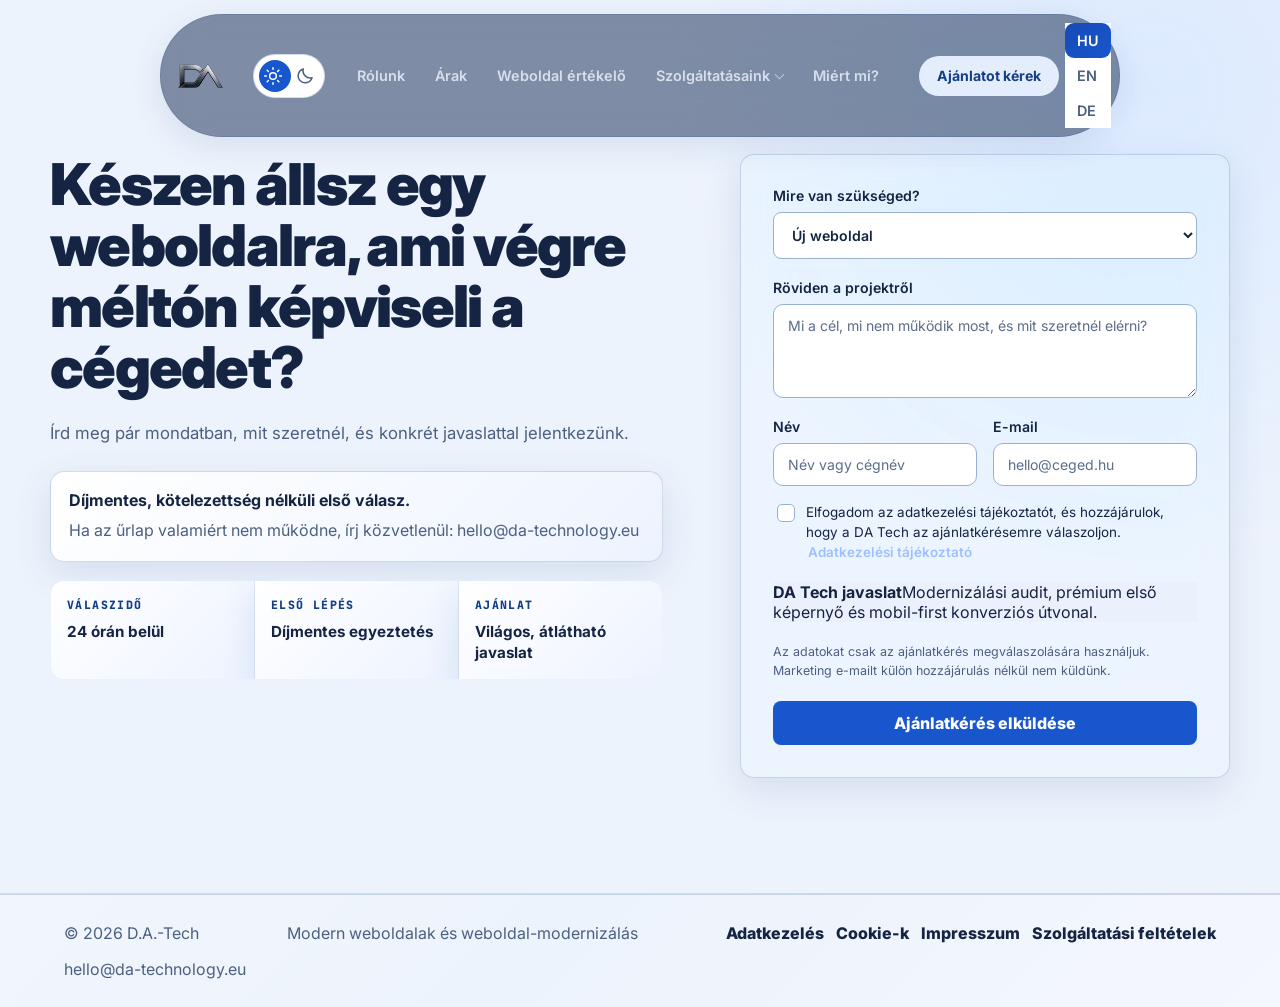
<file: contact.html>
<!doctype html>
<html lang="hu">
  <head>
    <meta charset="utf-8">
    <meta name="viewport" content="width=device-width, initial-scale=1">
    <title>Weboldal igénylése | DA Tech</title>
    <meta name="description" content="DA Tech weboldal igénylés: írd meg, mire van szükséged, és visszajövünk egy tiszta iránnyal.">
    <link rel="canonical" href="https://da-technology.eu/contact.html">
    <meta property="og:title" content="Weboldal igénylése | DA Tech">
    <meta property="og:description" content="DA Tech weboldal igénylés: írd meg, mire van szükséged, és visszajövünk egy tiszta iránnyal.">
    <meta property="og:image" content="https://da-technology.eu/assets/da-tech-wordmark-wide.png">
    <meta property="og:type" content="website">
    <meta property="og:url" content="https://da-technology.eu/contact.html">
    <meta name="twitter:card" content="summary_large_image">
    <meta name="twitter:title" content="Weboldal igénylése | DA Tech">
    <meta name="twitter:description" content="DA Tech weboldal igénylés: írd meg, mire van szükséged, és visszajövünk egy tiszta iránnyal.">
    <meta name="twitter:image" content="https://da-technology.eu/assets/da-tech-wordmark-wide.png">
    <meta name="theme-color" content="#050816">
    <script src="theme.js?v=1"></script>
    <link rel="icon" type="image/png" sizes="256x256" href="assets/favicon-256.png?v=cinematic-intro-98">
    <link rel="shortcut icon" type="image/png" href="assets/favicon-256.png?v=cinematic-intro-98">
    <link rel="apple-touch-icon" href="assets/apple-touch-icon.png?v=cinematic-intro-98">
    <link rel="preconnect" href="https://fonts.googleapis.com">
    <link rel="preconnect" href="https://fonts.gstatic.com" crossorigin>
    <link href="https://fonts.googleapis.com/css2?family=Inter:wght@400;500;600;700;800;900&family=JetBrains+Mono:wght@500;700&display=swap" rel="stylesheet">
    <link rel="stylesheet" href="styles.css?v=cinematic-intro-98">
    <link rel="stylesheet" href="theme.css?v=2">
  </head>
  <body class="contact-page">
    <div class="noise" aria-hidden="true"></div>
    <header class="site-header">
      <a class="brand" href="index.html?skipIntro=1" aria-label="DA Tech kezdőlap"><img class="brand-logo" src="assets/da-tech-logo-nav.png" width="256" height="256" alt="DA Tech" fetchpriority="high" decoding="async"></a>
      <button class="theme-toggle" type="button" role="switch" aria-checked="true" aria-label="Sötét mód" title="Váltás világos módra" disabled>
        <svg class="theme-sun" viewBox="0 0 24 24" fill="none" stroke="currentColor" stroke-width="1.8" stroke-linecap="round" aria-hidden="true"><circle cx="12" cy="12" r="4"/><path d="M12 2v2m0 16v2M2 12h2m16 0h2M5 5l1.5 1.5m11 11L19 19M5 19l1.5-1.5m11-11L19 5"/></svg>
        <svg class="theme-moon" viewBox="0 0 24 24" fill="none" stroke="currentColor" stroke-width="1.8" stroke-linecap="round" stroke-linejoin="round" aria-hidden="true"><path d="M20.5 14A8.5 8.5 0 0 1 10 3.5 8.5 8.5 0 1 0 20.5 14Z"/></svg>
      </button>
      <button class="mobile-menu-toggle" type="button" aria-label="Menü megnyitása" aria-expanded="false"><span></span><span></span><span></span></button>
      <nav class="nav" aria-label="Fő navigáció"><a href="about.html" data-i18n="nav.about">Rólunk</a><a href="prices.html" data-i18n="nav.prices">Árak</a><a href="audit.html" data-i18n="nav.audit">Weboldal értékelő</a><div class="nav-menu"><button class="nav-menu-button" type="button" data-i18n="nav.methods">Szolgáltatásaink</button><div class="nav-dropdown"><a href="weboldal-keszites.html" data-i18n="nav.methodBuild">Weboldal készítés</a><a href="weboldal-modernizalas.html" data-i18n="nav.methodExtravagant">Weboldal modernizálás</a><a href="extra-megoldasok.html" data-i18n="nav.methodProcess">Extravagáns megoldások</a></div></div><a href="why-us.html" data-i18n="nav.why">Miért mi?</a></nav>
      <div class="header-actions"><a class="nav-cta" href="contact.html" data-i18n="nav.cta">Weboldal igénylése</a><div class="language-switcher" aria-label="Nyelv választás"><button class="lang-option active" type="button" data-lang="hu">HU</button><button class="lang-option" type="button" data-lang="en">EN</button><button class="lang-option" type="button" data-lang="de">DE</button></div></div>
    </header>
    <main>
      <section class="section contact standalone-contact">
        <div class="contact-copy">
          <p class="eyebrow" data-i18n="contact.eyebrow">Indítsuk el</p>
          <h1 data-i18n="contact.title">Készen állsz egy weboldalra, ami végre komolyan képviseli a céged?</h1>
          <p data-i18n="contact.text">Írd meg pár mondatban, mit szeretnél. Mi visszajövünk egy tiszta iránnyal.</p>
          <div class="contact-trust-panel">
            <strong data-i18n="contact.trustTitle">Díjmentes, kötelezettség nélküli első válasz.</strong>
            <span data-i18n="contact.trustText">Ha az űrlap technikai okból nem menne át, írj közvetlenül: hello@da-technology.eu</span>
          </div>
          <div class="company-proof-list" aria-label="Ajánlatkérési előnyök">
            <div><span data-i18n="contact.proofResponseLabel">Válaszidő</span><strong data-i18n="contact.proofResponseText">24 órán belül</strong></div>
            <div><span data-i18n="contact.proofStartLabel">Első lépés</span><strong data-i18n="contact.proofStartText">Díjmentes egyeztetés</strong></div>
            <div><span data-i18n="contact.proofOfferLabel">Ajánlat</span><strong data-i18n="contact.proofOfferText">Tiszta, átlátható irány</strong></div>
          </div>
        </div>
        <form class="contact-form request-flow request-flow-direct">
          <div class="flow-panel active"><label><span data-i18n="form.project">Mire van szükséged?</span><select name="project"><option data-i18n="form.optionNew">Új weboldal</option><option data-i18n="form.optionModern">Weboldal modernizálás</option><option data-i18n="form.optionLanding">Landing page</option><option data-i18n="form.optionAdvice">Nem tudom, kérek tanácsot</option></select></label></div>
          <div class="flow-panel active"><label><span data-i18n="form.message">Röviden a projektről</span><textarea name="message" rows="4" placeholder="Mi a cél, mi nem működik most, milyen hatást szeretnél?" data-i18n-placeholder="form.messagePlaceholder"></textarea></label></div>
          <div class="flow-panel active"><label><span data-i18n="form.name">Név</span><input type="text" name="name" placeholder="Név vagy cégnév" data-i18n-placeholder="form.namePlaceholder"></label><label><span data-i18n="form.email">E-mail</span><input type="email" name="email" placeholder="hello@ceged.hu" data-i18n-placeholder="form.emailPlaceholder"></label><label class="consent-check"><input type="checkbox" name="privacyConsent"><span><span data-i18n="form.privacyConsent">Elfogadom az adatkezelési tájékoztatót, és hozzájárulok, hogy a DA Tech az ajánlatkérésemre válaszoljon.</span> <a href="privacy.html" data-i18n="form.privacyLink">Adatkezelési tájékoztató</a></span></label></div>
          <div class="flow-summary"><strong data-i18n="flow.summaryTitle">DA Tech javaslat</strong><span id="flowRecommendation" data-i18n="flow.summaryText">Modernizálási audit, prémium első képernyő és mobil-first konverziós útvonal.</span></div>
          <p class="legal-microcopy" data-i18n="form.privacyMicrocopy">Az adatokat csak az ajánlatkérés megválaszolására használjuk. Marketing emailt külön hozzájárulás nélkül nem küldünk.</p>
          <p class="form-status" id="formStatus" aria-live="polite"></p>
          <div class="flow-actions"><button class="button button-primary" type="button" id="flowNext" data-i18n="flow.send">Ajánlatkérés küldése</button></div>
        </form>
      </section>
    </main>
    <footer class="footer"><span>© 2026 D.A.-Tech</span><span data-i18n="footer.tagline">Modern weboldalak és weboldal modernizálás</span><nav class="footer-links" aria-label="Jogi linkek"><a href="privacy.html" data-i18n="footer.privacy">Adatkezelés</a><a href="cookies.html" data-i18n="footer.cookies">Cookie-k</a><a href="impressum.html" data-i18n="footer.impressum">Impresszum</a><a href="terms.html" data-i18n="footer.terms">Szolgáltatási feltételek</a></nav><span>hello@da-technology.eu</span></footer>
    <script src="script.js?v=cinematic-intro-98" defer></script>
  </body>
</html>
</file>
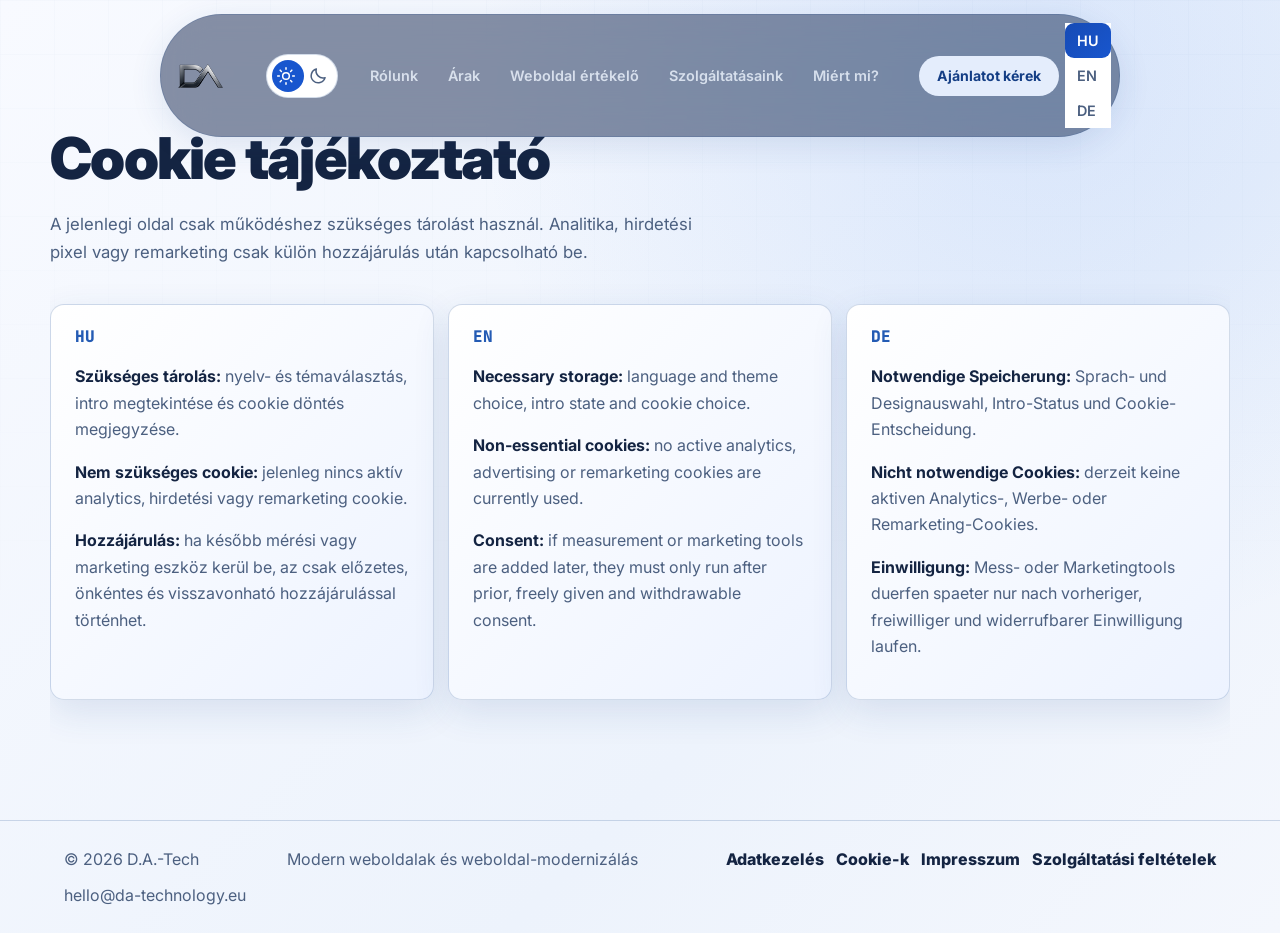
<file: cookies.html>
<!doctype html>
<html lang="hu">
  <head>
    <meta charset="utf-8">
    <meta name="viewport" content="width=device-width, initial-scale=1">
    <title>Cookie tájékoztató | DA Tech</title>
    <meta name="description" content="DA Tech cookie tájékoztató és hozzájárulási információk.">
    <link rel="canonical" href="https://da-technology.eu/cookies.html">
    <meta property="og:title" content="Cookie tájékoztató | DA Tech">
    <meta property="og:description" content="DA Tech cookie tájékoztató és hozzájárulási információk.">
    <meta property="og:image" content="https://da-technology.eu/assets/da-tech-wordmark-wide.png">
    <meta property="og:type" content="website">
    <meta property="og:url" content="https://da-technology.eu/cookies.html">
    <meta name="twitter:card" content="summary_large_image">
    <meta name="twitter:title" content="Cookie tájékoztató | DA Tech">
    <meta name="twitter:description" content="DA Tech cookie tájékoztató és hozzájárulási információk.">
    <meta name="twitter:image" content="https://da-technology.eu/assets/da-tech-wordmark-wide.png">
    <meta name="theme-color" content="#050816">
    <script src="theme.js?v=1"></script>
    <link rel="icon" type="image/png" sizes="256x256" href="assets/favicon-256.png?v=cinematic-intro-98">
    <link rel="shortcut icon" type="image/png" href="assets/favicon-256.png?v=cinematic-intro-98">
    <link rel="apple-touch-icon" href="assets/apple-touch-icon.png?v=cinematic-intro-98">
    <link rel="preconnect" href="https://fonts.googleapis.com">
    <link rel="preconnect" href="https://fonts.gstatic.com" crossorigin>
    <link href="https://fonts.googleapis.com/css2?family=Inter:wght@400;500;600;700;800;900&family=JetBrains+Mono:wght@500;700&display=swap" rel="stylesheet">
    <link rel="stylesheet" href="styles.css?v=cinematic-intro-98">
    <link rel="stylesheet" href="theme.css?v=2">
  </head>
  <body>
    <div class="noise" aria-hidden="true"></div>
    <header class="site-header">
      <a class="brand" href="index.html?skipIntro=1" aria-label="DA Tech kezdőlap"><img class="brand-logo" src="assets/da-tech-logo-nav.png" width="256" height="256" alt="DA Tech" fetchpriority="high" decoding="async"></a>
      <button class="theme-toggle" type="button" role="switch" aria-checked="true" aria-label="Sötét mód" title="Váltás világos módra" disabled>
        <svg class="theme-sun" viewBox="0 0 24 24" fill="none" stroke="currentColor" stroke-width="1.8" stroke-linecap="round" aria-hidden="true"><circle cx="12" cy="12" r="4"/><path d="M12 2v2m0 16v2M2 12h2m16 0h2M5 5l1.5 1.5m11 11L19 19M5 19l1.5-1.5m11-11L19 5"/></svg>
        <svg class="theme-moon" viewBox="0 0 24 24" fill="none" stroke="currentColor" stroke-width="1.8" stroke-linecap="round" stroke-linejoin="round" aria-hidden="true"><path d="M20.5 14A8.5 8.5 0 0 1 10 3.5 8.5 8.5 0 1 0 20.5 14Z"/></svg>
      </button>
      <button class="mobile-menu-toggle" type="button" aria-label="Menü megnyitása" aria-expanded="false"><span></span><span></span><span></span></button>
      <nav class="nav" aria-label="Fő navigáció">
        <a href="about.html" data-i18n="nav.about">Rólunk</a>
        <a href="prices.html" data-i18n="nav.prices">Árak</a><a href="audit.html" data-i18n="nav.audit">Weboldal értékelő</a>
        <a href="services.html" data-i18n="nav.methods">Szolgáltatásaink</a>
        <a href="why-us.html" data-i18n="nav.why">Miért mi?</a>
      </nav>
      <div class="header-actions">
        <a class="nav-cta" href="contact.html" data-i18n="nav.cta">Weboldal igénylése</a>
        <div class="language-switcher" aria-label="Nyelv választás"><button class="lang-option active" type="button" data-lang="hu">HU</button><button class="lang-option" type="button" data-lang="en">EN</button><button class="lang-option" type="button" data-lang="de">DE</button></div>
      </div>
    </header>
    <main>
      <section class="legal-page">
        <p class="eyebrow">Cookie notice</p>
        <h1>Cookie tájékoztató</h1>
        <p class="legal-lead">A jelenlegi oldal csak működéshez szükséges tárolást használ. Analitika, hirdetési pixel vagy remarketing csak külön hozzájárulás után kapcsolható be.</p>
        <div class="legal-grid">
          <article class="legal-card">
            <h2>HU</h2>
            <p><strong>Szükséges tárolás:</strong> nyelv- és témaválasztás, intro megtekintése és cookie döntés megjegyzése.</p>
            <p><strong>Nem szükséges cookie:</strong> jelenleg nincs aktív analytics, hirdetési vagy remarketing cookie.</p>
            <p><strong>Hozzájárulás:</strong> ha később mérési vagy marketing eszköz kerül be, az csak előzetes, önkéntes és visszavonható hozzájárulással történhet.</p>
          </article>
          <article class="legal-card">
            <h2>EN</h2>
            <p><strong>Necessary storage:</strong> language and theme choice, intro state and cookie choice.</p>
            <p><strong>Non-essential cookies:</strong> no active analytics, advertising or remarketing cookies are currently used.</p>
            <p><strong>Consent:</strong> if measurement or marketing tools are added later, they must only run after prior, freely given and withdrawable consent.</p>
          </article>
          <article class="legal-card">
            <h2>DE</h2>
            <p><strong>Notwendige Speicherung:</strong> Sprach- und Designauswahl, Intro-Status und Cookie-Entscheidung.</p>
            <p><strong>Nicht notwendige Cookies:</strong> derzeit keine aktiven Analytics-, Werbe- oder Remarketing-Cookies.</p>
            <p><strong>Einwilligung:</strong> Mess- oder Marketingtools duerfen spaeter nur nach vorheriger, freiwilliger und widerrufbarer Einwilligung laufen.</p>
          </article>
        </div>
      </section>
    </main>
    <footer class="footer">
      <span>© 2026 D.A.-Tech</span>
      <span data-i18n="footer.tagline">Modern weboldalak és weboldal modernizálás</span>
      <nav class="footer-links" aria-label="Jogi linkek"><a href="privacy.html" data-i18n="footer.privacy">Adatkezelés</a><a href="cookies.html" data-i18n="footer.cookies">Cookie-k</a><a href="impressum.html" data-i18n="footer.impressum">Impresszum</a><a href="terms.html" data-i18n="footer.terms">Szolgáltatási feltételek</a></nav>
      <span>hello@da-technology.eu</span>
    </footer>
    <script src="script.js?v=cinematic-intro-98" defer></script>
  </body>
</html>
</file>
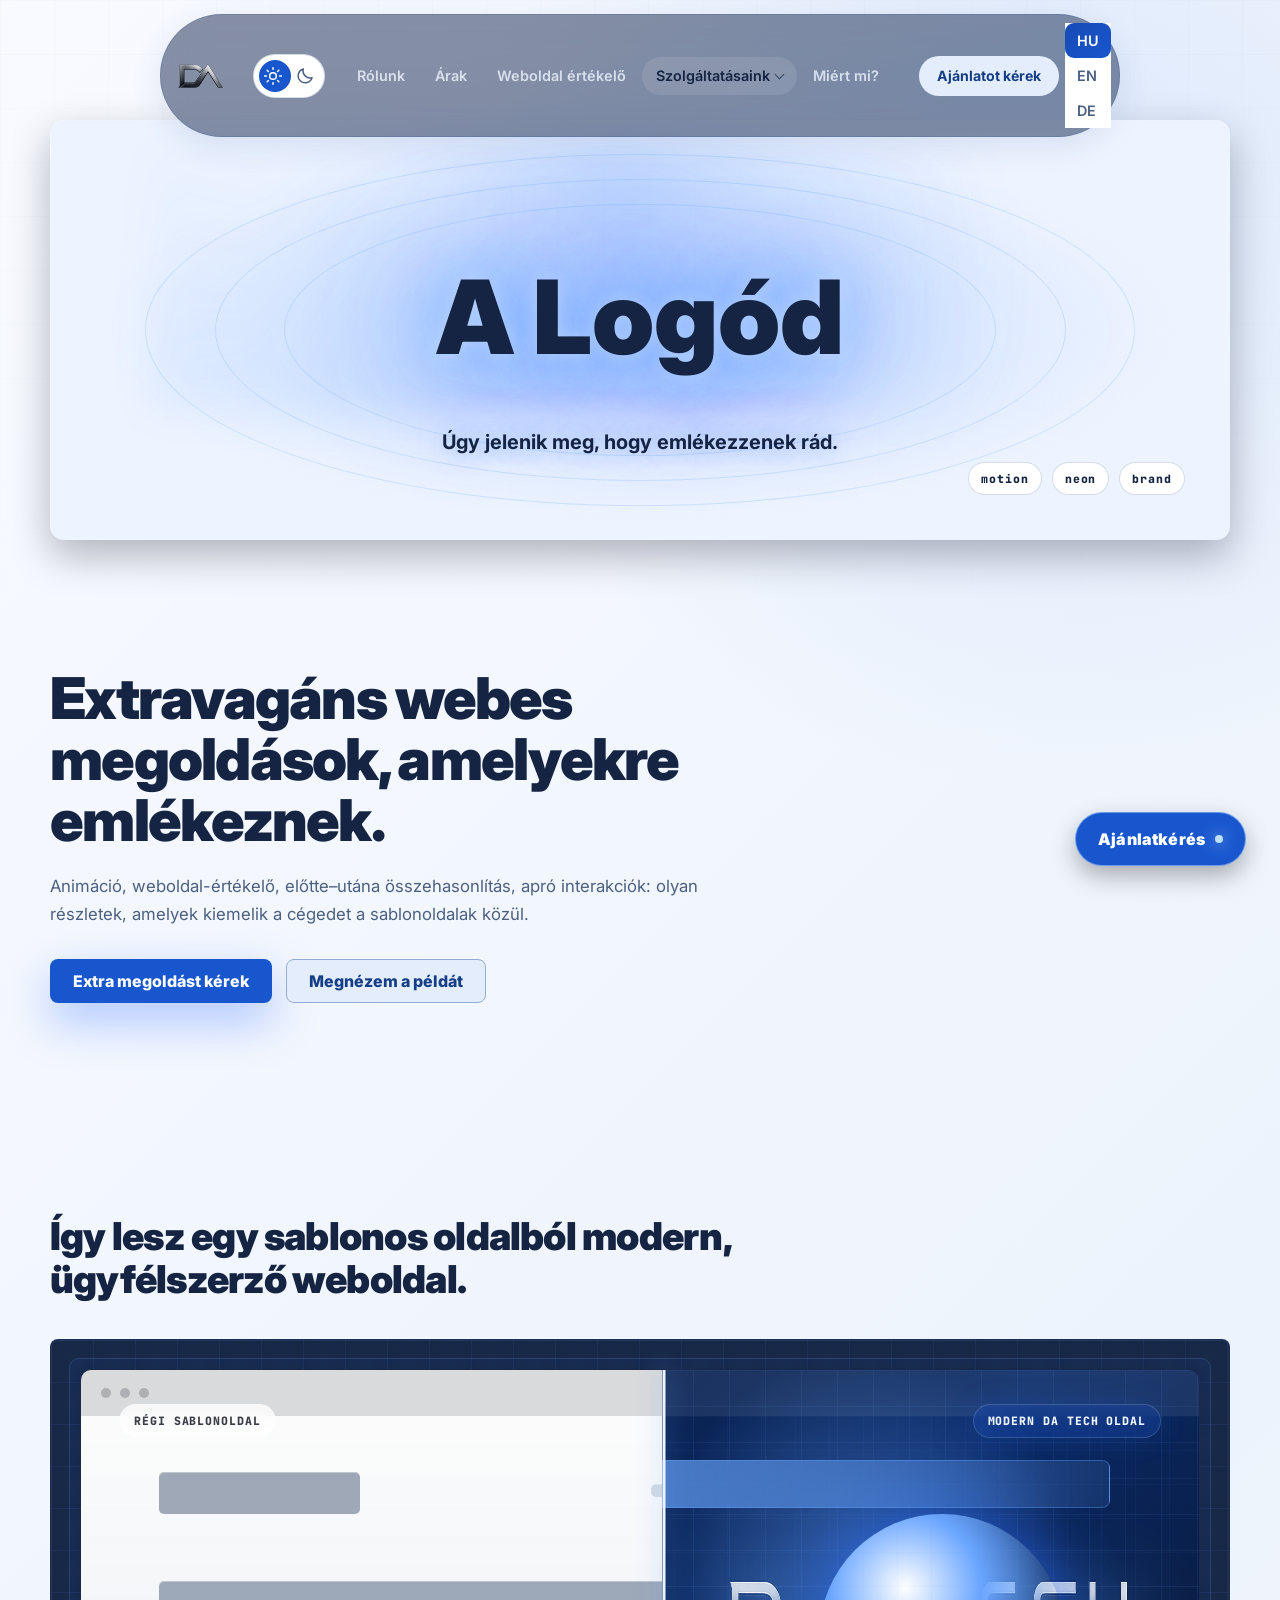
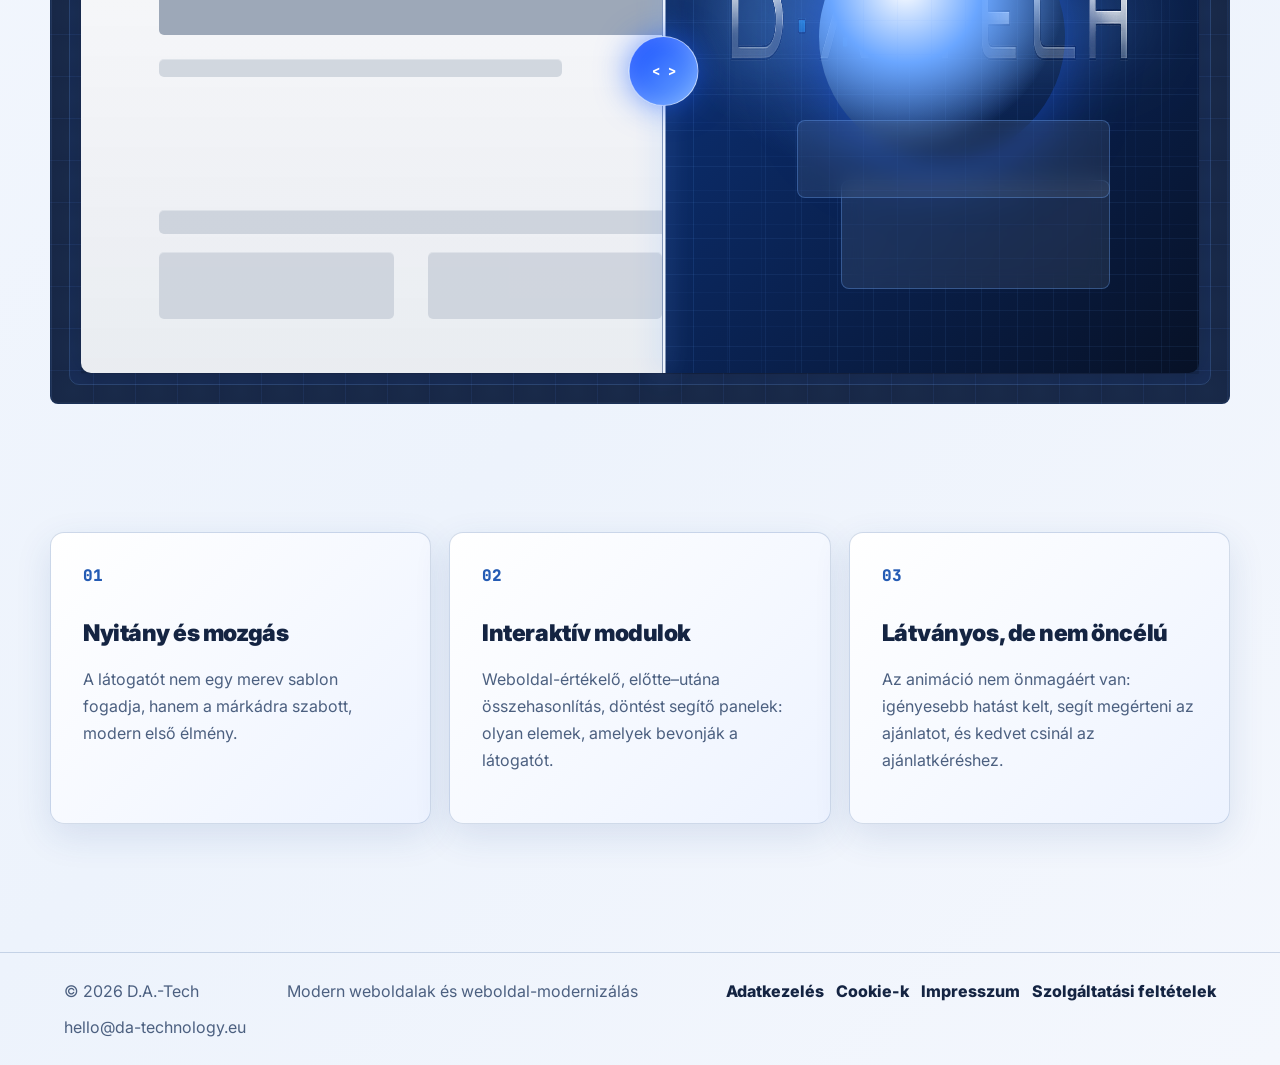
<file: extra-megoldasok.html>
<!doctype html>
<html lang="hu">
  <head>
    <meta charset="utf-8">
    <meta name="viewport" content="width=device-width, initial-scale=1">
    <title>Extravagáns webes megoldások | DA Tech</title>
    <meta name="description" content="Animált intro, before-after élmény, weboldal audit modul és prémium interakciók DA Tech weboldalakhoz.">
    <link rel="canonical" href="https://da-technology.eu/extra-megoldasok.html">
    <meta property="og:title" content="Extravagáns webes megoldások | DA Tech">
    <meta property="og:description" content="Animált intro, before-after élmény, weboldal audit modul és prémium interakciók DA Tech weboldalakhoz.">
    <meta property="og:image" content="https://da-technology.eu/assets/da-tech-wordmark-wide.png">
    <meta property="og:type" content="website">
    <meta property="og:url" content="https://da-technology.eu/extra-megoldasok.html">
    <meta name="twitter:card" content="summary_large_image">
    <meta name="twitter:title" content="Extravagáns webes megoldások | DA Tech">
    <meta name="twitter:description" content="Animált intro, before-after élmény, weboldal audit modul és prémium interakciók DA Tech weboldalakhoz.">
    <meta name="twitter:image" content="https://da-technology.eu/assets/da-tech-wordmark-wide.png">
    <meta name="theme-color" content="#050816">
    <script src="theme.js?v=1"></script>
    <link rel="icon" type="image/png" sizes="256x256" href="assets/favicon-256.png?v=cinematic-intro-98">
    <link rel="shortcut icon" type="image/png" href="assets/favicon-256.png?v=cinematic-intro-98">
    <link rel="apple-touch-icon" href="assets/apple-touch-icon.png?v=cinematic-intro-98">
    <link rel="preconnect" href="https://fonts.googleapis.com">
    <link rel="preconnect" href="https://fonts.gstatic.com" crossorigin>
    <link href="https://fonts.googleapis.com/css2?family=Inter:wght@400;500;600;700;800;900&family=JetBrains+Mono:wght@500;700&display=swap" rel="stylesheet">
    <link rel="stylesheet" href="styles.css?v=cinematic-intro-98">
    <link rel="stylesheet" href="theme.css?v=2">
  </head>
  <body>
    <div class="noise" aria-hidden="true"></div>
    <header class="site-header">
      <a class="brand" href="index.html?skipIntro=1" aria-label="DA Tech kezdőlap"><img class="brand-logo" src="assets/da-tech-logo-nav.png" width="256" height="256" alt="DA Tech" fetchpriority="high" decoding="async"></a>
      <button class="theme-toggle" type="button" role="switch" aria-checked="true" aria-label="Sötét mód" title="Váltás világos módra" disabled>
        <svg class="theme-sun" viewBox="0 0 24 24" fill="none" stroke="currentColor" stroke-width="1.8" stroke-linecap="round" aria-hidden="true"><circle cx="12" cy="12" r="4"/><path d="M12 2v2m0 16v2M2 12h2m16 0h2M5 5l1.5 1.5m11 11L19 19M5 19l1.5-1.5m11-11L19 5"/></svg>
        <svg class="theme-moon" viewBox="0 0 24 24" fill="none" stroke="currentColor" stroke-width="1.8" stroke-linecap="round" stroke-linejoin="round" aria-hidden="true"><path d="M20.5 14A8.5 8.5 0 0 1 10 3.5 8.5 8.5 0 1 0 20.5 14Z"/></svg>
      </button>
      <button class="mobile-menu-toggle" type="button" aria-label="Menü megnyitása" aria-expanded="false"><span></span><span></span><span></span></button>
      <nav class="nav" aria-label="Fő navigáció"><a href="about.html" data-i18n="nav.about">Rólunk</a><a href="prices.html" data-i18n="nav.prices">Árak</a><a href="audit.html" data-i18n="nav.audit">Weboldal értékelő</a><div class="nav-menu"><button class="nav-menu-button" type="button" data-i18n="nav.methods">Szolgáltatásaink</button><div class="nav-dropdown"><a href="weboldal-keszites.html" data-i18n="nav.methodBuild">Weboldal készítés</a><a href="weboldal-modernizalas.html" data-i18n="nav.methodExtravagant">Weboldal modernizálás</a><a href="extra-megoldasok.html" data-i18n="nav.methodProcess">Extravagáns megoldások</a></div></div><a href="why-us.html" data-i18n="nav.why">Miért mi?</a></nav>
      <div class="header-actions"><a class="nav-cta" href="contact.html" data-i18n="nav.cta">Weboldal igénylése</a><div class="language-switcher" aria-label="Nyelv választás"><button class="lang-option active" type="button" data-lang="hu">HU</button><button class="lang-option" type="button" data-lang="en">EN</button><button class="lang-option" type="button" data-lang="de">DE</button></div></div>
    </header>
    <main>
      <section class="logo-reveal-hero" aria-labelledby="logo-reveal-title">
        <div class="logo-reveal-stage">
          <div class="logo-reveal-orbit" aria-hidden="true">
            <span></span>
            <span></span>
            <span></span>
          </div>
          <p class="eyebrow" data-i18n="pageExtra.animationEyebrow">Animáció pluszban</p>
          <h1 id="logo-reveal-title" data-i18n="pageExtra.logoReveal">A Logód</h1>
          <p class="logo-reveal-promise" data-i18n="pageExtra.logoPromise">Úgy jelenik meg, hogy emlékezzenek rád.</p>
          <div class="logo-reveal-scan" aria-hidden="true"></div>
          <div class="logo-reveal-chips" aria-hidden="true">
            <span>motion</span>
            <span>neon</span>
            <span>brand</span>
          </div>
        </div>
      </section>
      <section class="service-page-hero service-page-hero-compact"><p class="eyebrow" data-i18n="pageExtra.eyebrow">Szolgáltatás</p><h1 data-i18n="pageExtra.title">Extravagáns webes megoldások, amikre emlékeznek.</h1><p data-i18n="pageExtra.lead">Animáció, audit modul, before/after élmény, mikrointerakciók és olyan részletek, amelyek megkülönböztetik a cégedet a sablonos weboldalaktól.</p><div class="service-page-actions"><a class="button button-primary" href="contact.html" data-i18n="pageExtra.primary">Extra megoldást kérek</a><a class="button button-secondary" href="#before-after-demo" data-i18n="pageExtra.secondary">Demo megtekintése</a></div></section>
      <section id="before-after-demo" class="section before-after reveal-on-scroll" aria-labelledby="before-after-title">
        <div class="section-heading">
          <p class="eyebrow" data-i18n="before.eyebrow">Before / After</p>
          <h2 id="before-after-title" data-i18n="before.title">Így lesz egy sablonos oldalból modern ügyfélszerző felület.</h2>
        </div>
        <div class="compare-frame" id="compareFrame">
          <div class="compare-site compare-old" aria-hidden="true">
            <div class="compare-label compare-label-old" data-i18n="before.oldLabel">Régi sablon oldal</div>
            <div class="compare-browser"><span></span><span></span><span></span></div>
            <div class="old-logo"></div>
            <div class="old-nav"><span></span><span></span><span></span></div>
            <div class="old-line"></div>
            <div class="old-subline"></div>
            <div class="old-box"></div>
            <div class="old-copy"></div>
            <div class="old-card one"></div>
            <div class="old-card two"></div>
            <div class="old-card three"></div>
          </div>
          <div class="compare-site compare-new" aria-hidden="true">
            <div class="compare-label compare-label-new" data-i18n="before.newLabel">Modern DA Tech élmény</div>
            <div class="compare-browser"><span></span><span></span><span></span></div>
            <img src="assets/da-tech-wordmark-cropped.png" width="1040" height="190" alt="" loading="lazy" decoding="async">
            <div class="new-glow"></div>
            <div class="new-nav"></div>
            <div class="new-line"></div>
            <div class="new-cta"></div>
            <div class="new-card one"></div>
            <div class="new-card two"></div>
            <div class="new-card three"></div>
            <div class="new-grid"></div>
          </div>
          <input class="compare-range" id="compareRange" type="range" min="8" max="92" value="52" aria-label="Before after összehasonlítás">
          <div class="compare-handle" id="compareHandle" role="slider" tabindex="0" aria-valuemin="8" aria-valuemax="92" aria-valuenow="52" aria-label="Before after összehasonlítás"></div>
        </div>
      </section>
      <section class="service-detail-shell">
        <article class="service-detail-card"><span>01</span><h2 data-i18n="pageExtra.card1Title">Intro és mozgás</h2><p data-i18n="pageExtra.card1Text">A látogató nem egy statikus sablonnal találkozik, hanem egy modern, márkára szabott első élménnyel.</p></article>
        <article class="service-detail-card"><span>02</span><h2 data-i18n="pageExtra.card2Title">Interaktív modulok</h2><p data-i18n="pageExtra.card2Text">Audit, before/after összehasonlító, döntést segítő panelek és olyan elemek, amelyek bevonják a látogatót.</p></article>
        <article class="service-detail-card"><span>03</span><h2 data-i18n="pageExtra.card3Title">Mértékkel látványos</h2><p data-i18n="pageExtra.card3Text">A cél nem öncélú animáció, hanem prémium érzet, jobb megértés és erősebb ajánlatkérési motiváció.</p></article>
      </section>
    </main>
    <footer class="footer"><span>© 2026 D.A.-Tech</span><span data-i18n="footer.tagline">Modern weboldalak és weboldal modernizálás</span><nav class="footer-links" aria-label="Jogi linkek"><a href="privacy.html" data-i18n="footer.privacy">Adatkezelés</a><a href="cookies.html" data-i18n="footer.cookies">Cookie-k</a><a href="impressum.html" data-i18n="footer.impressum">Impresszum</a><a href="terms.html" data-i18n="footer.terms">Szolgáltatási feltételek</a></nav><span>hello@da-technology.eu</span></footer>
    <script src="script.js?v=cinematic-intro-98" defer></script>
  </body>
</html>
</file>
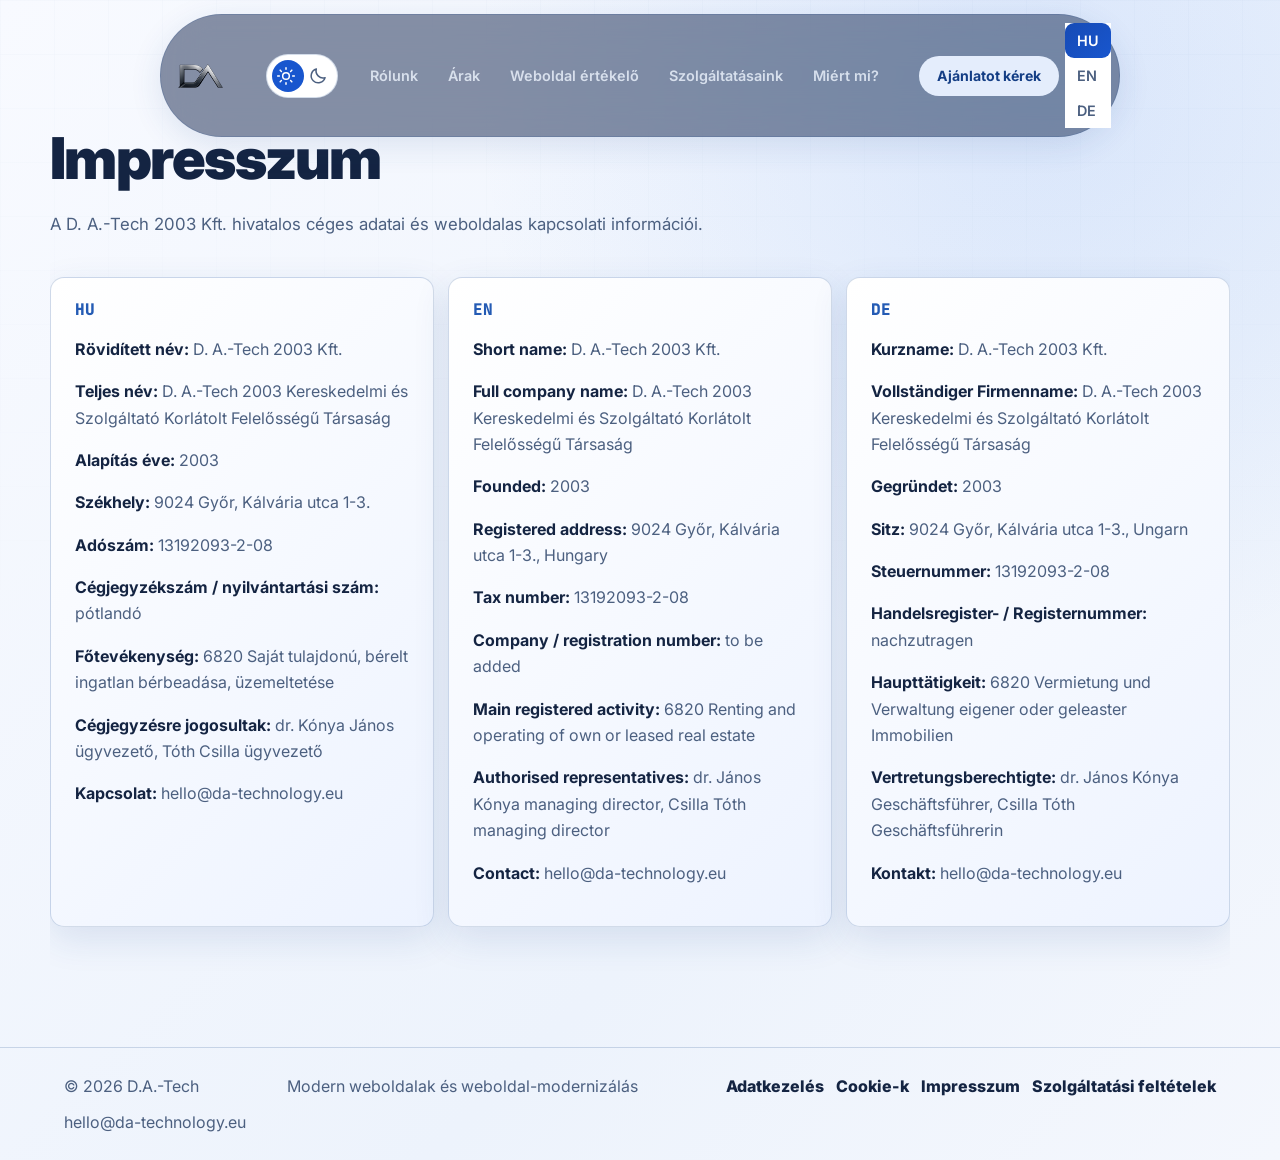
<file: impressum.html>
<!doctype html>
<html lang="hu">
  <head>
    <meta charset="utf-8">
    <meta name="viewport" content="width=device-width, initial-scale=1">
    <title>Impresszum | DA Tech</title>
    <meta name="description" content="DA Tech impresszum és céges kapcsolat adatok.">
    <link rel="canonical" href="https://da-technology.eu/impressum.html">
    <meta property="og:title" content="Impresszum | DA Tech">
    <meta property="og:description" content="DA Tech impresszum és céges kapcsolat adatok.">
    <meta property="og:image" content="https://da-technology.eu/assets/da-tech-wordmark-wide.png">
    <meta property="og:type" content="website">
    <meta property="og:url" content="https://da-technology.eu/impressum.html">
    <meta name="twitter:card" content="summary_large_image">
    <meta name="twitter:title" content="Impresszum | DA Tech">
    <meta name="twitter:description" content="DA Tech impresszum és céges kapcsolat adatok.">
    <meta name="twitter:image" content="https://da-technology.eu/assets/da-tech-wordmark-wide.png">
    <meta name="theme-color" content="#050816">
    <script src="theme.js?v=1"></script>
    <link rel="icon" type="image/png" sizes="256x256" href="assets/favicon-256.png?v=cinematic-intro-98">
    <link rel="shortcut icon" type="image/png" href="assets/favicon-256.png?v=cinematic-intro-98">
    <link rel="apple-touch-icon" href="assets/apple-touch-icon.png?v=cinematic-intro-98">
    <link rel="preconnect" href="https://fonts.googleapis.com">
    <link rel="preconnect" href="https://fonts.gstatic.com" crossorigin>
    <link href="https://fonts.googleapis.com/css2?family=Inter:wght@400;500;600;700;800;900&family=JetBrains+Mono:wght@500;700&display=swap" rel="stylesheet">
    <link rel="stylesheet" href="styles.css?v=cinematic-intro-98">
    <link rel="stylesheet" href="theme.css?v=2">
  </head>
  <body>
    <div class="noise" aria-hidden="true"></div>
    <header class="site-header">
      <a class="brand" href="index.html?skipIntro=1" aria-label="DA Tech kezdőlap"><img class="brand-logo" src="assets/da-tech-logo-nav.png" width="256" height="256" alt="DA Tech" fetchpriority="high" decoding="async"></a>
      <button class="theme-toggle" type="button" role="switch" aria-checked="true" aria-label="Sötét mód" title="Váltás világos módra" disabled>
        <svg class="theme-sun" viewBox="0 0 24 24" fill="none" stroke="currentColor" stroke-width="1.8" stroke-linecap="round" aria-hidden="true"><circle cx="12" cy="12" r="4"/><path d="M12 2v2m0 16v2M2 12h2m16 0h2M5 5l1.5 1.5m11 11L19 19M5 19l1.5-1.5m11-11L19 5"/></svg>
        <svg class="theme-moon" viewBox="0 0 24 24" fill="none" stroke="currentColor" stroke-width="1.8" stroke-linecap="round" stroke-linejoin="round" aria-hidden="true"><path d="M20.5 14A8.5 8.5 0 0 1 10 3.5 8.5 8.5 0 1 0 20.5 14Z"/></svg>
      </button>
      <button class="mobile-menu-toggle" type="button" aria-label="Menü megnyitása" aria-expanded="false"><span></span><span></span><span></span></button>
      <nav class="nav" aria-label="Fő navigáció">
        <a href="about.html" data-i18n="nav.about">Rólunk</a>
        <a href="prices.html" data-i18n="nav.prices">Árak</a><a href="audit.html" data-i18n="nav.audit">Weboldal értékelő</a>
        <a href="services.html" data-i18n="nav.methods">Szolgáltatásaink</a>
        <a href="why-us.html" data-i18n="nav.why">Miért mi?</a>
      </nav>
      <div class="header-actions">
        <a class="nav-cta" href="contact.html" data-i18n="nav.cta">Weboldal igénylése</a>
        <div class="language-switcher" aria-label="Nyelv választás"><button class="lang-option active" type="button" data-lang="hu">HU</button><button class="lang-option" type="button" data-lang="en">EN</button><button class="lang-option" type="button" data-lang="de">DE</button></div>
      </div>
    </header>
    <main>
      <section class="legal-page">
        <p class="eyebrow">Company information</p>
        <h1>Impresszum</h1>
        <p class="legal-lead">A D. A.-Tech 2003 Kft. hivatalos céges adatai és weboldalas kapcsolati információi.</p>
        <div class="legal-grid">
          <article class="legal-card">
            <h2>HU</h2>
            <p><strong>Rövidített név:</strong> D. A.-Tech 2003 Kft.</p>
            <p><strong>Teljes név:</strong> D. A.-Tech 2003 Kereskedelmi és Szolgáltató Korlátolt Felelősségű Társaság</p>
            <p><strong>Alapítás éve:</strong> 2003</p>
            <p><strong>Székhely:</strong> 9024 Győr, Kálvária utca 1-3.</p>
            <p><strong>Adószám:</strong> 13192093-2-08</p>
            <p><strong>Cégjegyzékszám / nyilvántartási szám:</strong> pótlandó</p>
            <p><strong>Főtevékenység:</strong> 6820 Saját tulajdonú, bérelt ingatlan bérbeadása, üzemeltetése</p>
            <p><strong>Cégjegyzésre jogosultak:</strong> dr. Kónya János ügyvezető, Tóth Csilla ügyvezető</p>
            <p><strong>Kapcsolat:</strong> hello@da-technology.eu</p>
          </article>
          <article class="legal-card">
            <h2>EN</h2>
            <p><strong>Short name:</strong> D. A.-Tech 2003 Kft.</p>
            <p><strong>Full company name:</strong> D. A.-Tech 2003 Kereskedelmi és Szolgáltató Korlátolt Felelősségű Társaság</p>
            <p><strong>Founded:</strong> 2003</p>
            <p><strong>Registered address:</strong> 9024 Győr, Kálvária utca 1-3., Hungary</p>
            <p><strong>Tax number:</strong> 13192093-2-08</p>
            <p><strong>Company / registration number:</strong> to be added</p>
            <p><strong>Main registered activity:</strong> 6820 Renting and operating of own or leased real estate</p>
            <p><strong>Authorised representatives:</strong> dr. János Kónya managing director, Csilla Tóth managing director</p>
            <p><strong>Contact:</strong> hello@da-technology.eu</p>
          </article>
          <article class="legal-card">
            <h2>DE</h2>
            <p><strong>Kurzname:</strong> D. A.-Tech 2003 Kft.</p>
            <p><strong>Vollständiger Firmenname:</strong> D. A.-Tech 2003 Kereskedelmi és Szolgáltató Korlátolt Felelősségű Társaság</p>
            <p><strong>Gegründet:</strong> 2003</p>
            <p><strong>Sitz:</strong> 9024 Győr, Kálvária utca 1-3., Ungarn</p>
            <p><strong>Steuernummer:</strong> 13192093-2-08</p>
            <p><strong>Handelsregister- / Registernummer:</strong> nachzutragen</p>
            <p><strong>Haupttätigkeit:</strong> 6820 Vermietung und Verwaltung eigener oder geleaster Immobilien</p>
            <p><strong>Vertretungsberechtigte:</strong> dr. János Kónya Geschäftsführer, Csilla Tóth Geschäftsführerin</p>
            <p><strong>Kontakt:</strong> hello@da-technology.eu</p>
          </article>
        </div>
      </section>
    </main>
    <footer class="footer">
      <span>© 2026 D.A.-Tech</span>
      <span data-i18n="footer.tagline">Modern weboldalak és weboldal modernizálás</span>
      <nav class="footer-links" aria-label="Jogi linkek"><a href="privacy.html" data-i18n="footer.privacy">Adatkezelés</a><a href="cookies.html" data-i18n="footer.cookies">Cookie-k</a><a href="impressum.html" data-i18n="footer.impressum">Impresszum</a><a href="terms.html" data-i18n="footer.terms">Szolgáltatási feltételek</a></nav>
      <span>hello@da-technology.eu</span>
    </footer>
    <script src="script.js?v=cinematic-intro-98" defer></script>
  </body>
</html>
</file>
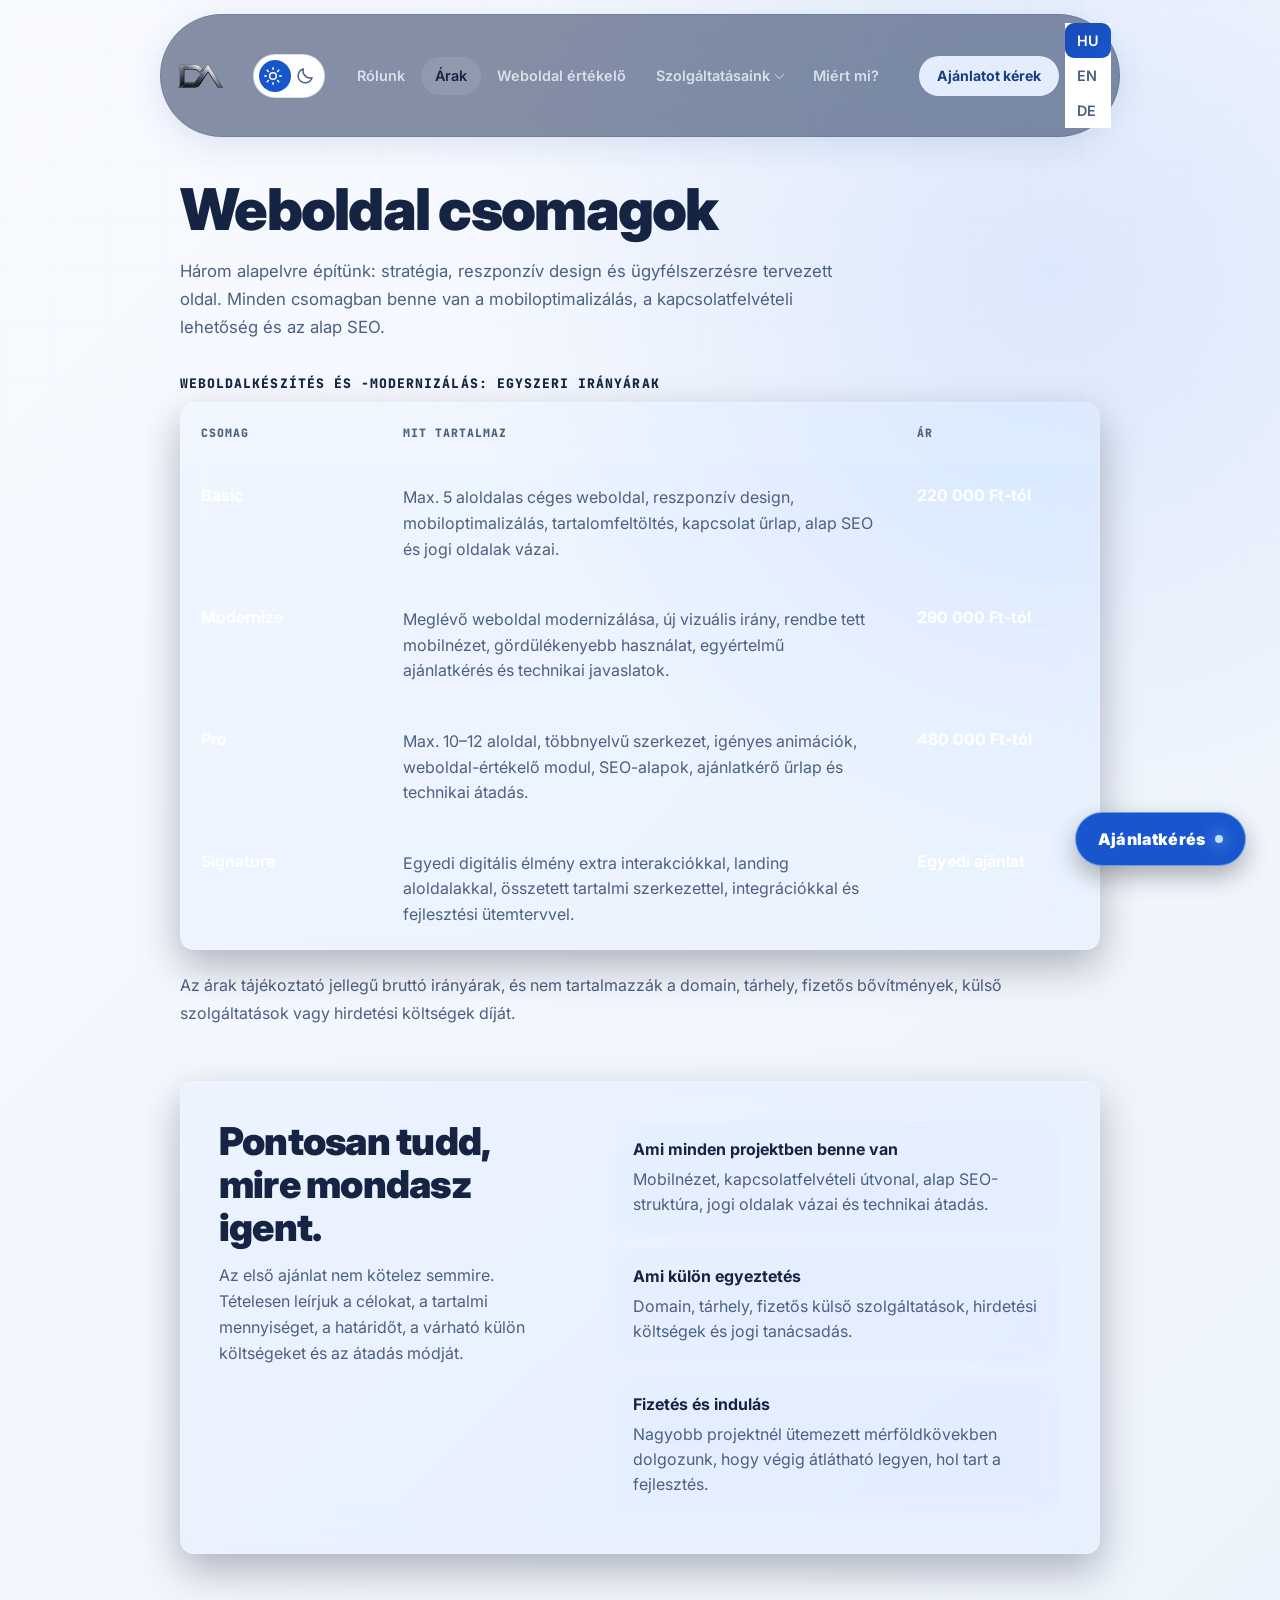
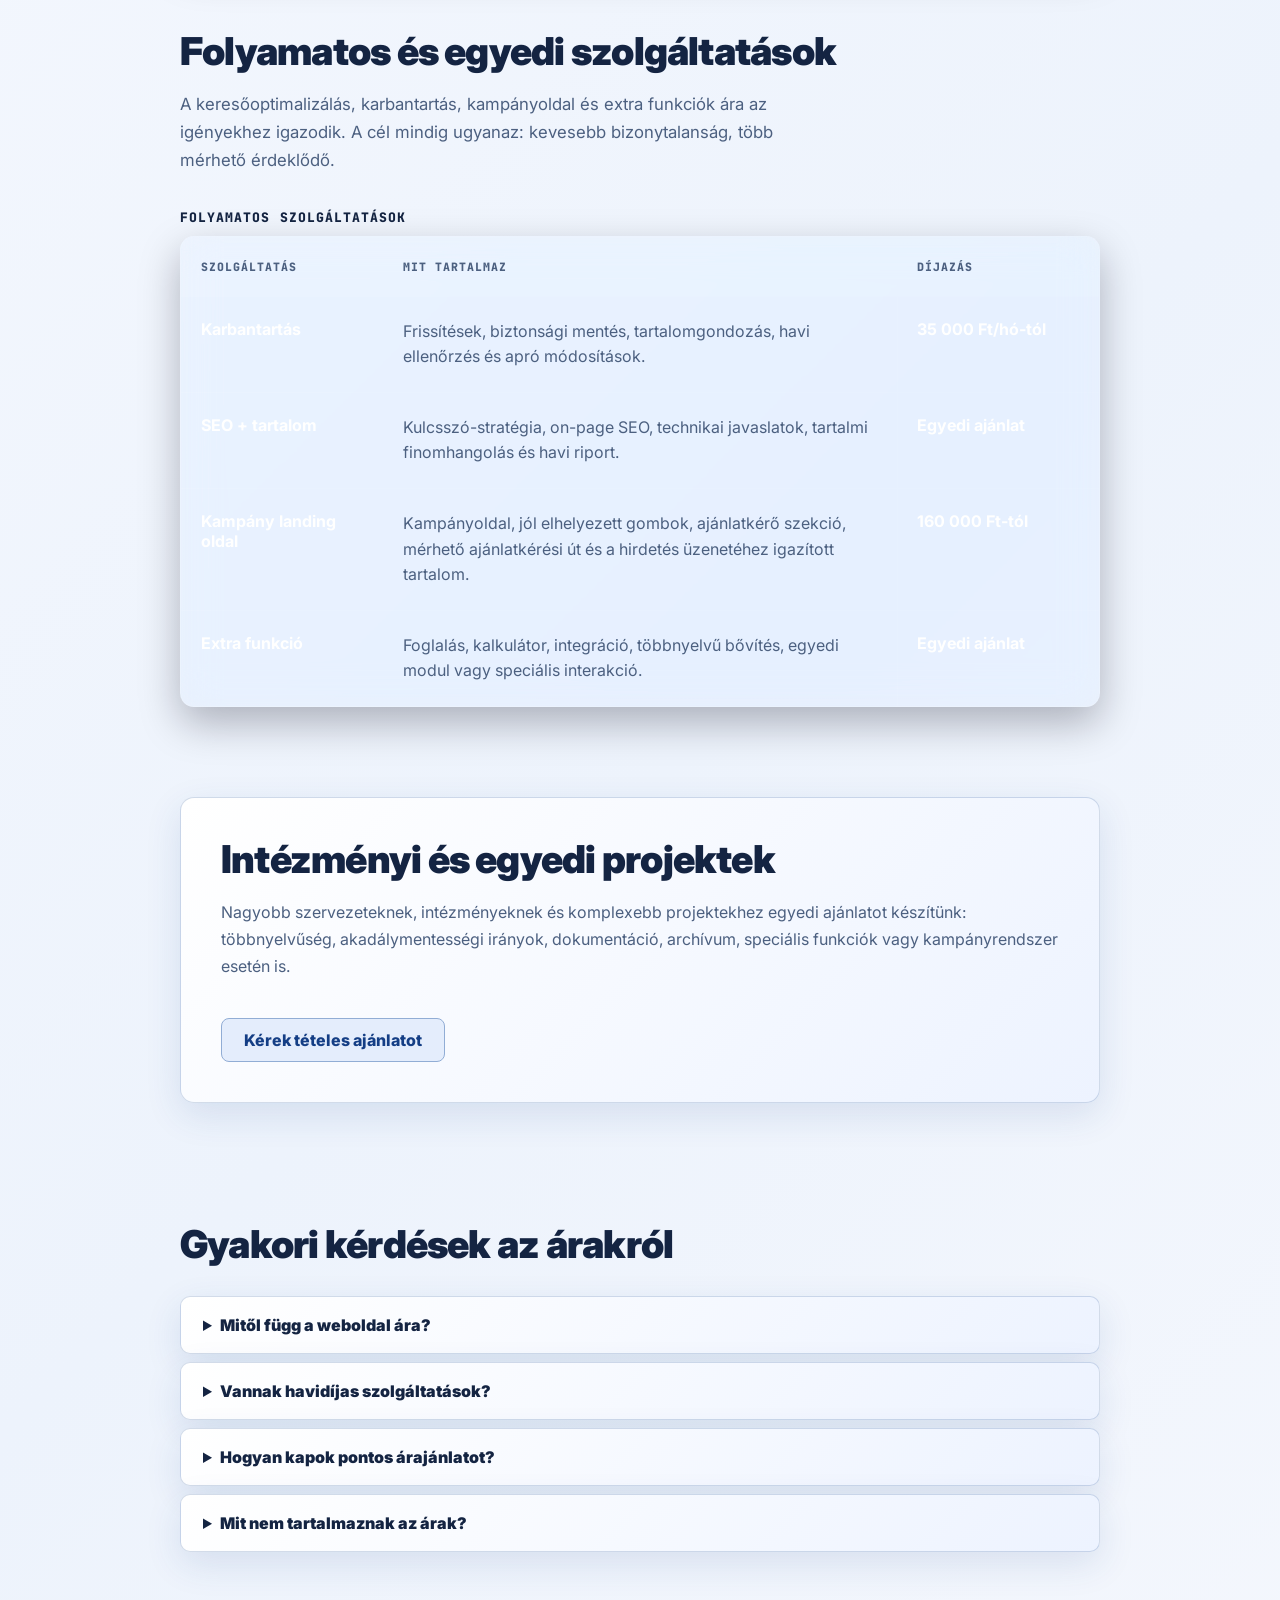
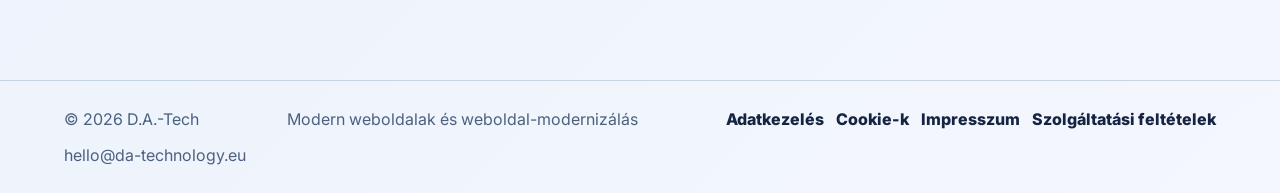
<file: prices.html>
<!doctype html>
<html lang="hu">
  <head>
    <meta charset="utf-8">
    <meta name="viewport" content="width=device-width, initial-scale=1">
    <title>Árak | DA Tech</title>
    <meta name="description" content="D.A.-Tech weboldal készítés és weboldal modernizálás árai, csomagok, folyamatos szolgáltatások és gyakori kérdések.">
    <link rel="canonical" href="https://da-technology.eu/prices.html">
    <meta property="og:title" content="Árak | DA Tech">
    <meta property="og:description" content="D.A.-Tech weboldal készítés és weboldal modernizálás árai, csomagok, folyamatos szolgáltatások és gyakori kérdések.">
    <meta property="og:image" content="https://da-technology.eu/assets/da-tech-wordmark-wide.png">
    <meta property="og:type" content="website">
    <meta property="og:url" content="https://da-technology.eu/prices.html">
    <meta name="twitter:card" content="summary_large_image">
    <meta name="twitter:title" content="Árak | DA Tech">
    <meta name="twitter:description" content="D.A.-Tech weboldal készítés és weboldal modernizálás árai, csomagok, folyamatos szolgáltatások és gyakori kérdések.">
    <meta name="twitter:image" content="https://da-technology.eu/assets/da-tech-wordmark-wide.png">
    <meta name="theme-color" content="#050816">
    <script src="theme.js?v=1"></script>
    <link rel="icon" type="image/png" sizes="256x256" href="assets/favicon-256.png?v=cinematic-intro-98">
    <link rel="shortcut icon" type="image/png" href="assets/favicon-256.png?v=cinematic-intro-98">
    <link rel="apple-touch-icon" href="assets/apple-touch-icon.png?v=cinematic-intro-98">
    <link rel="preconnect" href="https://fonts.googleapis.com">
    <link rel="preconnect" href="https://fonts.gstatic.com" crossorigin>
    <link href="https://fonts.googleapis.com/css2?family=Inter:wght@400;500;600;700;800;900&family=JetBrains+Mono:wght@500;700&display=swap" rel="stylesheet">
    <link rel="stylesheet" href="styles.css?v=cinematic-intro-98">
    <link rel="stylesheet" href="theme.css?v=2">
  </head>
  <body class="pricing-page">
    <div class="noise" aria-hidden="true"></div>
    <header class="site-header">
      <a class="brand" href="index.html?skipIntro=1" aria-label="DA Tech kezdőlap">
        <img class="brand-logo" src="assets/da-tech-logo-nav.png" width="256" height="256" alt="DA Tech" fetchpriority="high" decoding="async">
      </a>
      <button class="theme-toggle" type="button" role="switch" aria-checked="true" aria-label="Sötét mód" title="Váltás világos módra" disabled>
        <svg class="theme-sun" viewBox="0 0 24 24" fill="none" stroke="currentColor" stroke-width="1.8" stroke-linecap="round" aria-hidden="true"><circle cx="12" cy="12" r="4"/><path d="M12 2v2m0 16v2M2 12h2m16 0h2M5 5l1.5 1.5m11 11L19 19M5 19l1.5-1.5m11-11L19 5"/></svg>
        <svg class="theme-moon" viewBox="0 0 24 24" fill="none" stroke="currentColor" stroke-width="1.8" stroke-linecap="round" stroke-linejoin="round" aria-hidden="true"><path d="M20.5 14A8.5 8.5 0 0 1 10 3.5 8.5 8.5 0 1 0 20.5 14Z"/></svg>
      </button>
      <button class="mobile-menu-toggle" type="button" aria-label="Menü megnyitása" aria-expanded="false">
        <span></span>
        <span></span>
        <span></span>
      </button>
      <nav class="nav" aria-label="Fő navigáció">
        <a href="about.html" data-i18n="nav.about">Rólunk</a>
        <a href="prices.html" data-i18n="nav.prices">Árak</a><a href="audit.html" data-i18n="nav.audit">Weboldal értékelő</a>
        <div class="nav-menu">
          <button class="nav-menu-button" type="button" data-i18n="nav.methods">Szolgáltatásaink</button>
          <div class="nav-dropdown">
            <a href="weboldal-keszites.html" data-i18n="nav.methodBuild">Weboldal készítés</a>
            <a href="weboldal-modernizalas.html" data-i18n="nav.methodExtravagant">Weboldal modernizálás</a>
            <a href="extra-megoldasok.html" data-i18n="nav.methodProcess">Extravagáns megoldások</a>
          </div>
        </div>
        <a href="why-us.html" data-i18n="nav.why">Miért mi?</a>
      </nav>
      <div class="header-actions">
        <a class="nav-cta" href="contact.html" data-i18n="nav.cta">Weboldal igénylése</a>
        <div class="language-switcher" aria-label="Nyelv választás">
          <button class="lang-option active" type="button" data-lang="hu">HU</button>
          <button class="lang-option" type="button" data-lang="en">EN</button>
          <button class="lang-option" type="button" data-lang="de">DE</button>
        </div>
      </div>
    </header>

    <main>
      <section class="pricing-sheet" aria-labelledby="package-title">
        <div class="pricing-section-heading">
          <p class="eyebrow" data-i18n="prices.packageEyebrow">Weboldal csomagok</p>
          <h2 id="package-title" data-i18n="prices.packagesTitle">Weboldal csomagok</h2>
          <p data-i18n="prices.packagesText">Három alappillérrel dolgozunk: stratégia, reszponzív design és ügyfélszerzésre hangolt felület. Minden csomag tartalmaz mobiloptimalizálást, kapcsolatfelvételi útvonalat és alap SEO-struktúrát.</p>
        </div>

        <div class="table-label" data-i18n="prices.oneTimeLabel">Weboldal készítés és modernizálás: egyszeri irányárak</div>
        <div class="price-table-wrap">
          <table class="price-table">
            <thead>
              <tr>
                <th data-i18n="prices.colPackage">Csomag</th>
                <th data-i18n="prices.colIncludes">Mit tartalmaz</th>
                <th data-i18n="prices.colPrice">Ár</th>
              </tr>
            </thead>
            <tbody>
              <tr>
                <td data-label="Csomag"><strong data-i18n="prices.basicName">Basic</strong></td>
                <td data-label="Mit tartalmaz" data-i18n="prices.basicIncludes">Max. 5 aloldalas céges weboldal, reszponzív design, mobiloptimalizálás, tartalomfeltöltés, kapcsolat űrlap, alap SEO és jogi oldalak vázai.</td>
                <td data-label="Ár" data-i18n="prices.basicPrice">220 000 Ft-tól</td>
              </tr>
              <tr>
                <td data-label="Csomag"><strong data-i18n="prices.modernizeName">Modernize</strong></td>
                <td data-label="Mit tartalmaz" data-i18n="prices.modernizeIncludes">Meglévő weboldal modernizálása, új vizuális irány, mobilnézet rendbetétele, gyorsabb UX-ritmus, CTA útvonal és technikai tisztítási javaslatok.</td>
                <td data-label="Ár" data-i18n="prices.modernizePrice">290 000 Ft-tól</td>
              </tr>
              <tr>
                <td data-label="Csomag"><strong data-i18n="prices.proName">Pro</strong></td>
                <td data-label="Mit tartalmaz" data-i18n="prices.proIncludes">Max. 10-12 aloldal, többnyelvű struktúra, prémium animációk, audit modul, SEO alapstruktúra, ajánlatkérő flow és technikai átadás.</td>
                <td data-label="Ár" data-i18n="prices.proPrice">480 000 Ft-tól</td>
              </tr>
              <tr>
                <td data-label="Csomag"><strong data-i18n="prices.premiumName">Signature</strong></td>
                <td data-label="Mit tartalmaz" data-i18n="prices.premiumIncludes">Egyedi digitális élmény extra interakciókkal, landing aloldalakkal, komplex tartalmi struktúrával, integrációkkal és fejlesztési roadmap-pel.</td>
                <td data-label="Ár" data-i18n="prices.premiumPrice">Egyedi ajánlat</td>
              </tr>
            </tbody>
          </table>
        </div>
        <p class="pricing-note" data-i18n="prices.note">Az árak tájékoztató jellegű bruttó irányárak, és nem tartalmazzák a domain, tárhely, fizetős bővítmények, külső szolgáltatások vagy hirdetési költségek díját.</p>

        <section class="pricing-trust" aria-labelledby="pricing-trust-title">
          <div>
            <p class="eyebrow" data-i18n="prices.trustEyebrow">Átlátható ajánlat</p>
            <h2 id="pricing-trust-title" data-i18n="prices.trustTitle">Pontosan tudd, mire mondasz igent.</h2>
            <p data-i18n="prices.trustText">Az első ajánlat nem kötelez semmire. Tételesen leírjuk a célokat, a tartalmi mennyiséget, a határidőt, a várható külön költségeket és az átadás módját.</p>
          </div>
          <div class="pricing-trust-list">
            <article>
              <strong data-i18n="prices.trustIncludedTitle">Ami minden projektben benne van</strong>
              <span data-i18n="prices.trustIncludedText">Mobilnézet, kapcsolatfelvételi útvonal, alap SEO-struktúra, jogi oldalak vázai és technikai átadás.</span>
            </article>
            <article>
              <strong data-i18n="prices.trustExcludedTitle">Ami külön egyeztetés</strong>
              <span data-i18n="prices.trustExcludedText">Domain, tárhely, fizetős külső szolgáltatások, hirdetési költségek és jogi tanácsadás.</span>
            </article>
            <article>
              <strong data-i18n="prices.trustPaymentTitle">Fizetés és indulás</strong>
              <span data-i18n="prices.trustPaymentText">Nagyobb projektnél ütemezett mérföldkövekben dolgozunk, hogy végig átlátható legyen, hol tart a fejlesztés.</span>
            </article>
          </div>
        </section>

        <div class="pricing-section-heading pricing-spaced">
          <h2 data-i18n="prices.ongoingTitle">Folyamatos és egyedi szolgáltatások</h2>
          <p data-i18n="prices.ongoingText">A keresőoptimalizálás, karbantartás, kampányoldal és extra funkciók ára az igényekhez igazodik. A cél mindig ugyanaz: kevesebb bizonytalanság, több mérhető érdeklődő.</p>
        </div>

        <div class="table-label" data-i18n="prices.ongoingLabel">Folyamatos szolgáltatások</div>
        <div class="price-table-wrap">
          <table class="price-table">
            <thead>
              <tr>
                <th data-i18n="prices.colService">Szolgáltatás</th>
                <th data-i18n="prices.colIncludes">Mit tartalmaz</th>
                <th data-i18n="prices.colFee">Díjazás</th>
              </tr>
            </thead>
            <tbody>
              <tr>
                <td data-label="Szolgáltatás"><strong data-i18n="prices.maintenanceName">Karbantartás</strong></td>
                <td data-label="Mit tartalmaz" data-i18n="prices.maintenanceIncludes">Frissítések, biztonsági mentés, tartalomgondozás, havi ellenőrzés és apró módosítások.</td>
                <td data-label="Díjazás" data-i18n="prices.maintenancePrice">35 000 Ft/hó-tól</td>
              </tr>
              <tr>
                <td data-label="Szolgáltatás"><strong data-i18n="prices.seoName">SEO + tartalom</strong></td>
                <td data-label="Mit tartalmaz" data-i18n="prices.seoIncludes">Kulcsszó-stratégia, on-page SEO, technikai javaslatok, tartalmi finomhangolás és havi riport.</td>
                <td data-label="Díjazás" data-i18n="prices.seoPrice">Egyedi ajánlat</td>
              </tr>
              <tr>
                <td data-label="Szolgáltatás"><strong data-i18n="prices.landingName">Landing kampány</strong></td>
                <td data-label="Mit tartalmaz" data-i18n="prices.landingIncludes">Kampányoldal, erős CTA-ritmus, ajánlatkérő szekció, mérhető konverziós út és hirdetési üzenet illesztés.</td>
                <td data-label="Díjazás" data-i18n="prices.landingPrice">160 000 Ft-tól</td>
              </tr>
              <tr>
                <td data-label="Szolgáltatás"><strong data-i18n="prices.extraName">Extra funkció</strong></td>
                <td data-label="Mit tartalmaz" data-i18n="prices.extraIncludes">Foglalás, kalkulátor, integráció, többnyelvű bővítés, egyedi modul vagy speciális interakció.</td>
                <td data-label="Díjazás" data-i18n="prices.extraPrice">Egyedi ajánlat</td>
              </tr>
            </tbody>
          </table>
        </div>

        <section class="institution-block" aria-labelledby="institution-title">
          <h2 id="institution-title" data-i18n="prices.institutionTitle">Intézményi és egyedi projektek</h2>
          <p data-i18n="prices.institutionText">Nagyobb szervezeteknek, intézményeknek és komplexebb projektekhez egyedi ajánlatot készítünk: többnyelvűség, akadálymentességi irányok, dokumentáció, archívum, speciális funkciók vagy kampányrendszer esetén is.</p>
          <a class="button button-secondary" href="contact.html" data-i18n="prices.institutionCta">Kérek tételes ajánlatot</a>
        </section>

        <section class="price-faq" aria-labelledby="faq-title">
          <p class="side-label" data-i18n="prices.faqEyebrow">GYIK</p>
          <div>
            <h2 id="faq-title" data-i18n="prices.faqTitle">Gyakori kérdések az árakról</h2>
            <div class="faq-list">
              <details>
                <summary data-i18n="prices.faq1Q">Mitől függ a weboldal ára?</summary>
                <p data-i18n="prices.faq1A">A szükséges aloldalak számától, a tartalom mennyiségétől, az animációk és integrációk összetettségétől, valamint attól, hogy új weboldalt építünk vagy meglévőt modernizálunk.</p>
              </details>
              <details>
                <summary data-i18n="prices.faq2Q">Vannak havidíjas szolgáltatások?</summary>
                <p data-i18n="prices.faq2A">Igen. Karbantartás, SEO, tartalomgondozás és folyamatos fejlesztés havi konstrukcióban is kérhető, de ez mindig a célokhoz és a weboldal méretéhez igazodik.</p>
              </details>
              <details>
                <summary data-i18n="prices.faq3Q">Hogyan kapok pontos árajánlatot?</summary>
                <p data-i18n="prices.faq3A">Küldj egy rövid leírást a célról, a jelenlegi oldalról és a kívánt funkciókról. Ez alapján 24 órán belül tiszta, tételes ajánlatot adunk.</p>
              </details>
              <details>
                <summary data-i18n="prices.faq4Q">Mit nem tartalmaznak az árak?</summary>
                <p data-i18n="prices.faq4A">A domain, tárhely, fizetős bővítmények, külső szoftverek, jogi tanácsadás és hirdetési költségek külön díjat jelenthetnek, ha a projekt igényli őket.</p>
              </details>
            </div>
          </div>
        </section>
      </section>
    </main>

    <footer class="footer">
      <span>© 2026 D.A.-Tech</span>
      <span data-i18n="footer.tagline">Modern weboldalak és weboldal modernizálás</span>
      <nav class="footer-links" aria-label="Jogi linkek">
        <a href="privacy.html" data-i18n="footer.privacy">Adatkezelés</a>
        <a href="cookies.html" data-i18n="footer.cookies">Cookie-k</a>
        <a href="impressum.html" data-i18n="footer.impressum">Impresszum</a>
        <a href="terms.html" data-i18n="footer.terms">Szolgáltatási feltételek</a>
      </nav>
      <span>hello@da-technology.eu</span>
    </footer>

    <script src="script.js?v=cinematic-intro-98" defer></script>
  </body>
</html>
</file>
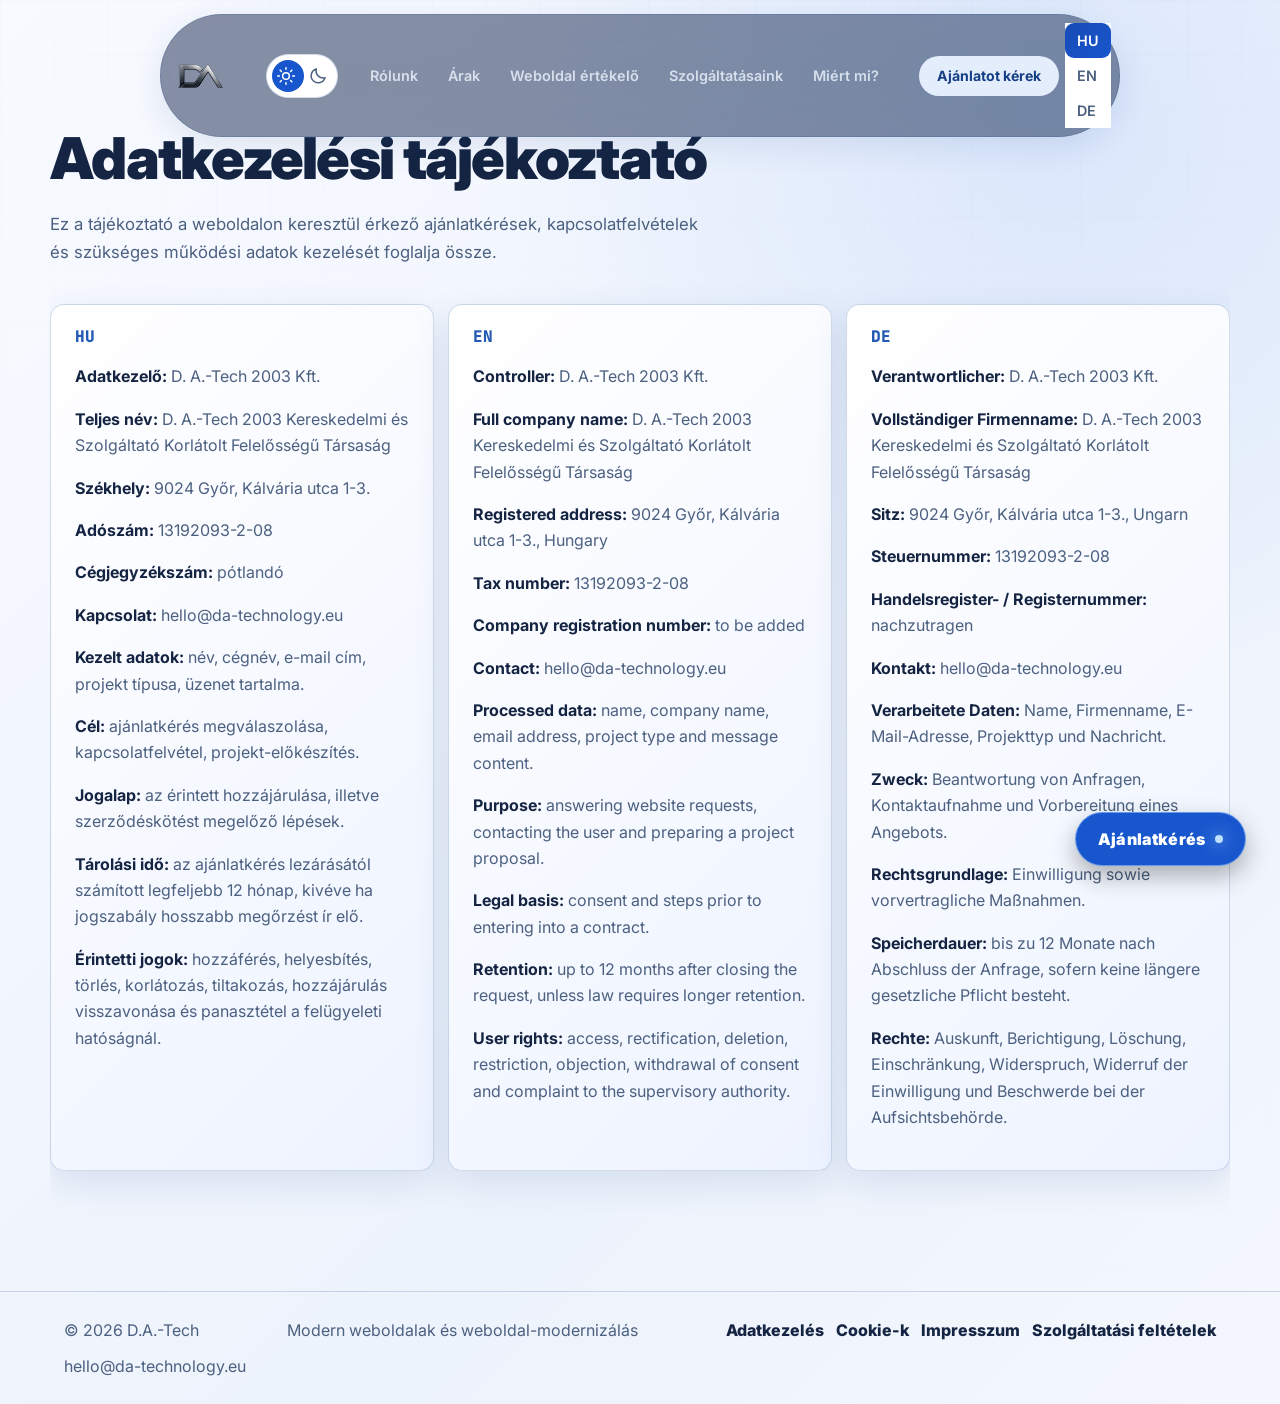
<file: privacy.html>
<!doctype html>
<html lang="hu">
  <head>
    <meta charset="utf-8">
    <meta name="viewport" content="width=device-width, initial-scale=1">
    <title>Adatkezelési tájékoztató | DA Tech</title>
    <meta name="description" content="DA Tech adatkezelési tájékoztató ajánlatkéréshez és weboldal használathoz.">
    <link rel="canonical" href="https://da-technology.eu/privacy.html">
    <meta property="og:title" content="Adatkezelési tájékoztató | DA Tech">
    <meta property="og:description" content="DA Tech adatkezelési tájékoztató ajánlatkéréshez és weboldal használathoz.">
    <meta property="og:image" content="https://da-technology.eu/assets/da-tech-wordmark-wide.png">
    <meta property="og:type" content="website">
    <meta property="og:url" content="https://da-technology.eu/privacy.html">
    <meta name="twitter:card" content="summary_large_image">
    <meta name="twitter:title" content="Adatkezelési tájékoztató | DA Tech">
    <meta name="twitter:description" content="DA Tech adatkezelési tájékoztató ajánlatkéréshez és weboldal használathoz.">
    <meta name="twitter:image" content="https://da-technology.eu/assets/da-tech-wordmark-wide.png">
    <meta name="theme-color" content="#050816">
    <script src="theme.js?v=1"></script>
    <link rel="icon" type="image/png" sizes="256x256" href="assets/favicon-256.png?v=cinematic-intro-98">
    <link rel="shortcut icon" type="image/png" href="assets/favicon-256.png?v=cinematic-intro-98">
    <link rel="apple-touch-icon" href="assets/apple-touch-icon.png?v=cinematic-intro-98">
    <link rel="preconnect" href="https://fonts.googleapis.com">
    <link rel="preconnect" href="https://fonts.gstatic.com" crossorigin>
    <link href="https://fonts.googleapis.com/css2?family=Inter:wght@400;500;600;700;800;900&family=JetBrains+Mono:wght@500;700&display=swap" rel="stylesheet">
    <link rel="stylesheet" href="styles.css?v=cinematic-intro-98">
    <link rel="stylesheet" href="theme.css?v=2">
  </head>
  <body>
    <div class="noise" aria-hidden="true"></div>
    <header class="site-header">
      <a class="brand" href="index.html?skipIntro=1" aria-label="DA Tech kezdőlap">
        <img class="brand-logo" src="assets/da-tech-logo-nav.png" width="256" height="256" alt="DA Tech" fetchpriority="high" decoding="async">
      </a>
      <button class="theme-toggle" type="button" role="switch" aria-checked="true" aria-label="Sötét mód" title="Váltás világos módra" disabled>
        <svg class="theme-sun" viewBox="0 0 24 24" fill="none" stroke="currentColor" stroke-width="1.8" stroke-linecap="round" aria-hidden="true"><circle cx="12" cy="12" r="4"/><path d="M12 2v2m0 16v2M2 12h2m16 0h2M5 5l1.5 1.5m11 11L19 19M5 19l1.5-1.5m11-11L19 5"/></svg>
        <svg class="theme-moon" viewBox="0 0 24 24" fill="none" stroke="currentColor" stroke-width="1.8" stroke-linecap="round" stroke-linejoin="round" aria-hidden="true"><path d="M20.5 14A8.5 8.5 0 0 1 10 3.5 8.5 8.5 0 1 0 20.5 14Z"/></svg>
      </button>
      <button class="mobile-menu-toggle" type="button" aria-label="Menü megnyitása" aria-expanded="false"><span></span><span></span><span></span></button>
      <nav class="nav" aria-label="Fő navigáció">
        <a href="about.html" data-i18n="nav.about">Rólunk</a>
        <a href="prices.html" data-i18n="nav.prices">Árak</a><a href="audit.html" data-i18n="nav.audit">Weboldal értékelő</a>
        <a href="services.html" data-i18n="nav.methods">Szolgáltatásaink</a>
        <a href="why-us.html" data-i18n="nav.why">Miért mi?</a>
      </nav>
      <div class="header-actions">
        <a class="nav-cta" href="contact.html" data-i18n="nav.cta">Weboldal igénylése</a>
        <div class="language-switcher" aria-label="Nyelv választás">
          <button class="lang-option active" type="button" data-lang="hu">HU</button>
          <button class="lang-option" type="button" data-lang="en">EN</button>
          <button class="lang-option" type="button" data-lang="de">DE</button>
        </div>
      </div>
    </header>

    <main>
      <section class="legal-page">
        <p class="eyebrow">Legal / GDPR</p>
        <h1>Adatkezelési tájékoztató</h1>
        <p class="legal-lead">Ez a tájékoztató a weboldalon keresztül érkező ajánlatkérések, kapcsolatfelvételek és szükséges működési adatok kezelését foglalja össze.</p>

        <div class="legal-grid">
          <article class="legal-card">
            <h2>HU</h2>
            <p><strong>Adatkezelő:</strong> D. A.-Tech 2003 Kft.</p>
            <p><strong>Teljes név:</strong> D. A.-Tech 2003 Kereskedelmi és Szolgáltató Korlátolt Felelősségű Társaság</p>
            <p><strong>Székhely:</strong> 9024 Győr, Kálvária utca 1-3.</p>
            <p><strong>Adószám:</strong> 13192093-2-08</p>
            <p><strong>Cégjegyzékszám:</strong> pótlandó</p>
            <p><strong>Kapcsolat:</strong> hello@da-technology.eu</p>
            <p><strong>Kezelt adatok:</strong> név, cégnév, e-mail cím, projekt típusa, üzenet tartalma.</p>
            <p><strong>Cél:</strong> ajánlatkérés megválaszolása, kapcsolatfelvétel, projekt-előkészítés.</p>
            <p><strong>Jogalap:</strong> az érintett hozzájárulása, illetve szerződéskötést megelőző lépések.</p>
            <p><strong>Tárolási idő:</strong> az ajánlatkérés lezárásától számított legfeljebb 12 hónap, kivéve ha jogszabály hosszabb megőrzést ír elő.</p>
            <p><strong>Érintetti jogok:</strong> hozzáférés, helyesbítés, törlés, korlátozás, tiltakozás, hozzájárulás visszavonása és panasztétel a felügyeleti hatóságnál.</p>
          </article>
          <article class="legal-card">
            <h2>EN</h2>
            <p><strong>Controller:</strong> D. A.-Tech 2003 Kft.</p>
            <p><strong>Full company name:</strong> D. A.-Tech 2003 Kereskedelmi és Szolgáltató Korlátolt Felelősségű Társaság</p>
            <p><strong>Registered address:</strong> 9024 Győr, Kálvária utca 1-3., Hungary</p>
            <p><strong>Tax number:</strong> 13192093-2-08</p>
            <p><strong>Company registration number:</strong> to be added</p>
            <p><strong>Contact:</strong> hello@da-technology.eu</p>
            <p><strong>Processed data:</strong> name, company name, email address, project type and message content.</p>
            <p><strong>Purpose:</strong> answering website requests, contacting the user and preparing a project proposal.</p>
            <p><strong>Legal basis:</strong> consent and steps prior to entering into a contract.</p>
            <p><strong>Retention:</strong> up to 12 months after closing the request, unless law requires longer retention.</p>
            <p><strong>User rights:</strong> access, rectification, deletion, restriction, objection, withdrawal of consent and complaint to the supervisory authority.</p>
          </article>
          <article class="legal-card">
            <h2>DE</h2>
            <p><strong>Verantwortlicher:</strong> D. A.-Tech 2003 Kft.</p>
            <p><strong>Vollständiger Firmenname:</strong> D. A.-Tech 2003 Kereskedelmi és Szolgáltató Korlátolt Felelősségű Társaság</p>
            <p><strong>Sitz:</strong> 9024 Győr, Kálvária utca 1-3., Ungarn</p>
            <p><strong>Steuernummer:</strong> 13192093-2-08</p>
            <p><strong>Handelsregister- / Registernummer:</strong> nachzutragen</p>
            <p><strong>Kontakt:</strong> hello@da-technology.eu</p>
            <p><strong>Verarbeitete Daten:</strong> Name, Firmenname, E-Mail-Adresse, Projekttyp und Nachricht.</p>
            <p><strong>Zweck:</strong> Beantwortung von Anfragen, Kontaktaufnahme und Vorbereitung eines Angebots.</p>
            <p><strong>Rechtsgrundlage:</strong> Einwilligung sowie vorvertragliche Maßnahmen.</p>
            <p><strong>Speicherdauer:</strong> bis zu 12 Monate nach Abschluss der Anfrage, sofern keine längere gesetzliche Pflicht besteht.</p>
            <p><strong>Rechte:</strong> Auskunft, Berichtigung, Löschung, Einschränkung, Widerspruch, Widerruf der Einwilligung und Beschwerde bei der Aufsichtsbehörde.</p>
          </article>
        </div>
      </section>
    </main>

    <footer class="footer">
      <span>© 2026 D.A.-Tech</span>
      <span data-i18n="footer.tagline">Modern weboldalak és weboldal modernizálás</span>
      <nav class="footer-links" aria-label="Jogi linkek">
        <a href="privacy.html" data-i18n="footer.privacy">Adatkezelés</a>
        <a href="cookies.html" data-i18n="footer.cookies">Cookie-k</a>
        <a href="impressum.html" data-i18n="footer.impressum">Impresszum</a>
        <a href="terms.html" data-i18n="footer.terms">Szolgáltatási feltételek</a>
      </nav>
      <span>hello@da-technology.eu</span>
    </footer>
    <script src="script.js?v=cinematic-intro-98" defer></script>
  </body>
</html>
</file>
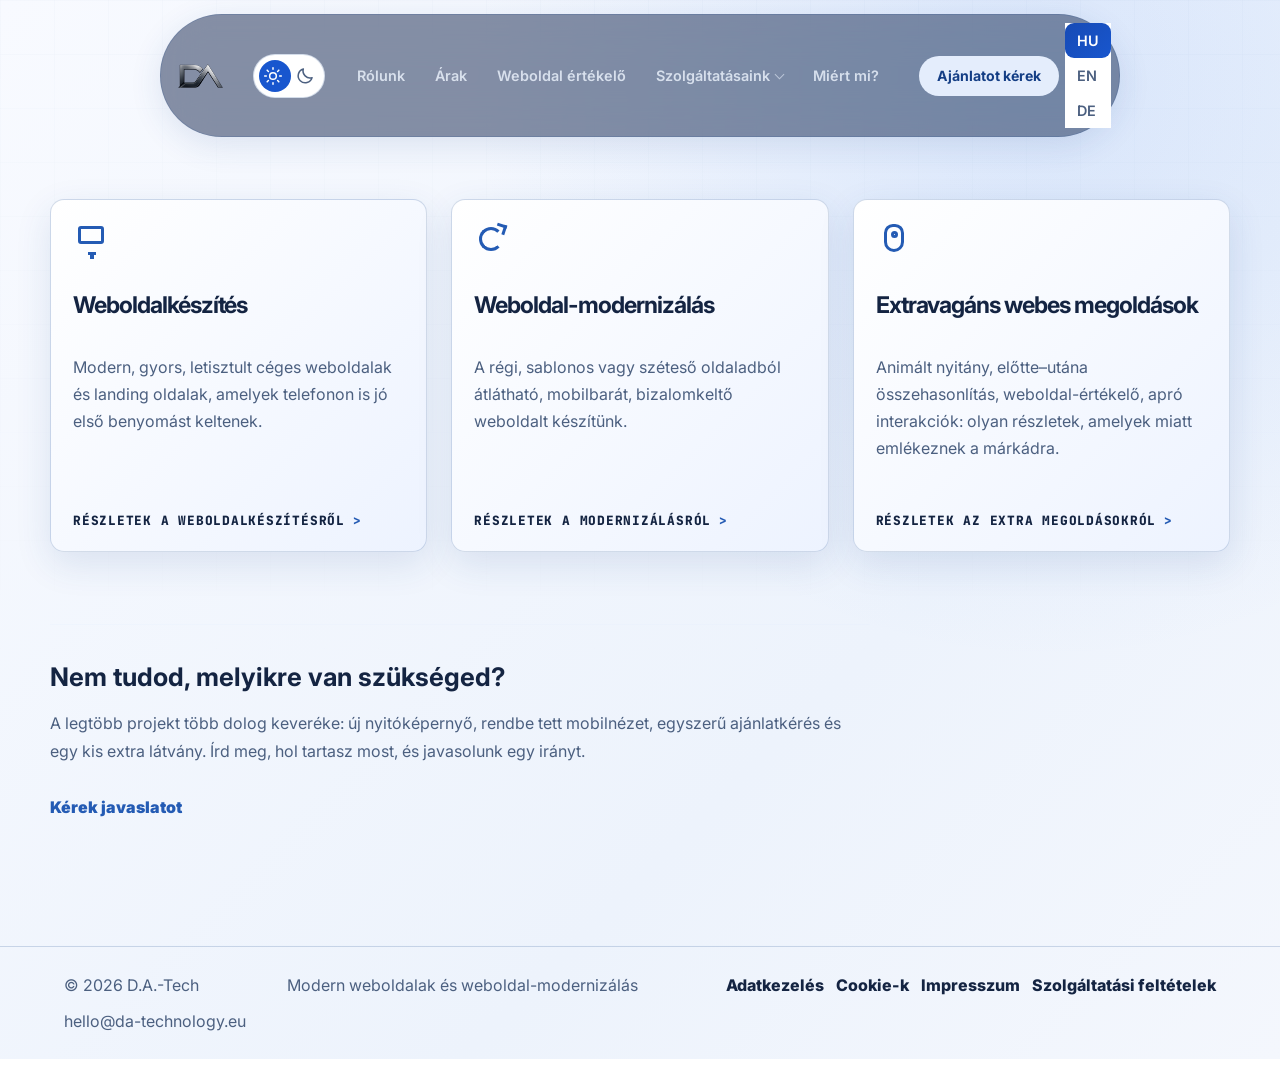
<file: services.html>
<!doctype html>
<html lang="hu">
  <head>
    <meta charset="utf-8">
    <meta name="viewport" content="width=device-width, initial-scale=1">
    <title>Szolgáltatások | DA Tech</title>
    <meta name="description" content="DA Tech szolgáltatások: weboldal készítés, weboldal modernizálás és extravagáns webes megoldások külön aloldalakkal.">
    <link rel="canonical" href="https://da-technology.eu/services.html">
    <meta property="og:title" content="Szolgáltatások | DA Tech">
    <meta property="og:description" content="DA Tech szolgáltatások: weboldal készítés, weboldal modernizálás és extravagáns webes megoldások külön aloldalakkal.">
    <meta property="og:image" content="https://da-technology.eu/assets/da-tech-wordmark-wide.png">
    <meta property="og:type" content="website">
    <meta property="og:url" content="https://da-technology.eu/services.html">
    <meta name="twitter:card" content="summary_large_image">
    <meta name="twitter:title" content="Szolgáltatások | DA Tech">
    <meta name="twitter:description" content="DA Tech szolgáltatások: weboldal készítés, weboldal modernizálás és extravagáns webes megoldások külön aloldalakkal.">
    <meta name="twitter:image" content="https://da-technology.eu/assets/da-tech-wordmark-wide.png">
    <meta name="theme-color" content="#050816">
    <script src="theme.js?v=1"></script>
    <link rel="icon" type="image/png" sizes="256x256" href="assets/favicon-256.png?v=cinematic-intro-98">
    <link rel="shortcut icon" type="image/png" href="assets/favicon-256.png?v=cinematic-intro-98">
    <link rel="apple-touch-icon" href="assets/apple-touch-icon.png?v=cinematic-intro-98">
    <link rel="preconnect" href="https://fonts.googleapis.com">
    <link rel="preconnect" href="https://fonts.gstatic.com" crossorigin>
    <link href="https://fonts.googleapis.com/css2?family=Inter:wght@400;500;600;700;800;900&family=JetBrains+Mono:wght@500;700&display=swap" rel="stylesheet">
    <link rel="stylesheet" href="styles.css?v=cinematic-intro-98">
    <link rel="stylesheet" href="theme.css?v=2">
  </head>
  <body>
    <div class="noise" aria-hidden="true"></div>
    <header class="site-header">
      <a class="brand" href="index.html?skipIntro=1" aria-label="DA Tech kezdőlap"><img class="brand-logo" src="assets/da-tech-logo-nav.png" width="256" height="256" alt="DA Tech" fetchpriority="high" decoding="async"></a>
      <button class="theme-toggle" type="button" role="switch" aria-checked="true" aria-label="Sötét mód" title="Váltás világos módra" disabled>
        <svg class="theme-sun" viewBox="0 0 24 24" fill="none" stroke="currentColor" stroke-width="1.8" stroke-linecap="round" aria-hidden="true"><circle cx="12" cy="12" r="4"/><path d="M12 2v2m0 16v2M2 12h2m16 0h2M5 5l1.5 1.5m11 11L19 19M5 19l1.5-1.5m11-11L19 5"/></svg>
        <svg class="theme-moon" viewBox="0 0 24 24" fill="none" stroke="currentColor" stroke-width="1.8" stroke-linecap="round" stroke-linejoin="round" aria-hidden="true"><path d="M20.5 14A8.5 8.5 0 0 1 10 3.5 8.5 8.5 0 1 0 20.5 14Z"/></svg>
      </button>
      <button class="mobile-menu-toggle" type="button" aria-label="Menü megnyitása" aria-expanded="false"><span></span><span></span><span></span></button>
      <nav class="nav" aria-label="Fő navigáció">
        <a href="about.html" data-i18n="nav.about">Rólunk</a>
        <a href="prices.html" data-i18n="nav.prices">Árak</a>
        <a href="audit.html" data-i18n="nav.audit">Weboldal értékelő</a>
        <div class="nav-menu">
          <button class="nav-menu-button" type="button" data-i18n="nav.methods">Szolgáltatásaink</button>
          <div class="nav-dropdown">
            <a href="weboldal-keszites.html" data-i18n="nav.methodBuild">Weboldal készítés</a>
            <a href="weboldal-modernizalas.html" data-i18n="nav.methodExtravagant">Weboldal modernizálás</a>
            <a href="extra-megoldasok.html" data-i18n="nav.methodProcess">Extravagáns megoldások</a>
          </div>
        </div>
        <a href="why-us.html" data-i18n="nav.why">Miért mi?</a>
      </nav>
      <div class="header-actions">
        <a class="nav-cta" href="contact.html" data-i18n="nav.cta">Weboldal igénylése</a>
        <div class="language-switcher" aria-label="Nyelv választás"><button class="lang-option active" type="button" data-lang="hu">HU</button><button class="lang-option" type="button" data-lang="en">EN</button><button class="lang-option" type="button" data-lang="de">DE</button></div>
      </div>
    </header>

    <main>
      <section class="section services services-featured">
        <div class="section-heading service-intro">
          <p class="eyebrow" data-i18n="services.eyebrow">Szolgáltatások</p>
        </div>
        <div class="service-grid">
          <article class="service-card">
            <span class="service-icon service-icon-screen" aria-hidden="true"></span>
            <h3 data-i18n="services.card1Title">Weboldal készítés</h3>
            <p data-i18n="services.card1Text">Modern, gyors, sallangmentes céges weboldalak és landing oldalak, amelyek telefonon is prémium első benyomást adnak.</p>
            <a href="weboldal-keszites.html" class="service-link" data-i18n="services.card1Link">Weboldal készítés részletei</a>
          </article>
          <article class="service-card">
            <span class="service-icon service-icon-refresh" aria-hidden="true"></span>
            <h3 data-i18n="services.card2Title">Weboldal modernizálás</h3>
            <p data-i18n="services.card2Text">Régi, sablonos vagy széteső oldalból átlátható, mobilbarát, bizalomépítő felületet készítünk.</p>
            <a href="weboldal-modernizalas.html" class="service-link" data-i18n="services.card2Link">Modernizálás részletei</a>
          </article>
          <article class="service-card">
            <span class="service-icon service-icon-pin" aria-hidden="true"></span>
            <h3 data-i18n="services.card3Title">Extravagáns webes megoldások</h3>
            <p data-i18n="services.card3Text">Animált intro, before/after élmény, audit modul, mikrointerakciók és olyan részletek, amelyek miatt a márka emlékezetes marad.</p>
            <a href="extra-megoldasok.html" class="service-link" data-i18n="services.card3Link">Extra megoldások részletei</a>
          </article>
        </div>
        <div class="service-help">
          <h3 data-i18n="services.helpTitle">Nem tudod, melyikre van szükséged?</h3>
          <p data-i18n="services.helpText">A legtöbb projekt kombináció: új első képernyő, mobilos rendbetétel, ajánlatkérési útvonal és egy kis extra wow-faktor. Írd meg, hol tartasz most, és javaslunk egy tiszta irányt.</p>
          <a href="contact.html" data-i18n="services.helpLink">Kérek javaslatot</a>
        </div>
      </section>
    </main>

    <footer class="footer"><span>© 2026 D.A.-Tech</span><span data-i18n="footer.tagline">Modern weboldalak és weboldal modernizálás</span><nav class="footer-links" aria-label="Jogi linkek"><a href="privacy.html" data-i18n="footer.privacy">Adatkezelés</a><a href="cookies.html" data-i18n="footer.cookies">Cookie-k</a><a href="impressum.html" data-i18n="footer.impressum">Impresszum</a><a href="terms.html" data-i18n="footer.terms">Szolgáltatási feltételek</a></nav><span>hello@da-technology.eu</span></footer>
    <script src="script.js?v=cinematic-intro-98" defer></script>
  </body>
</html>
</file>
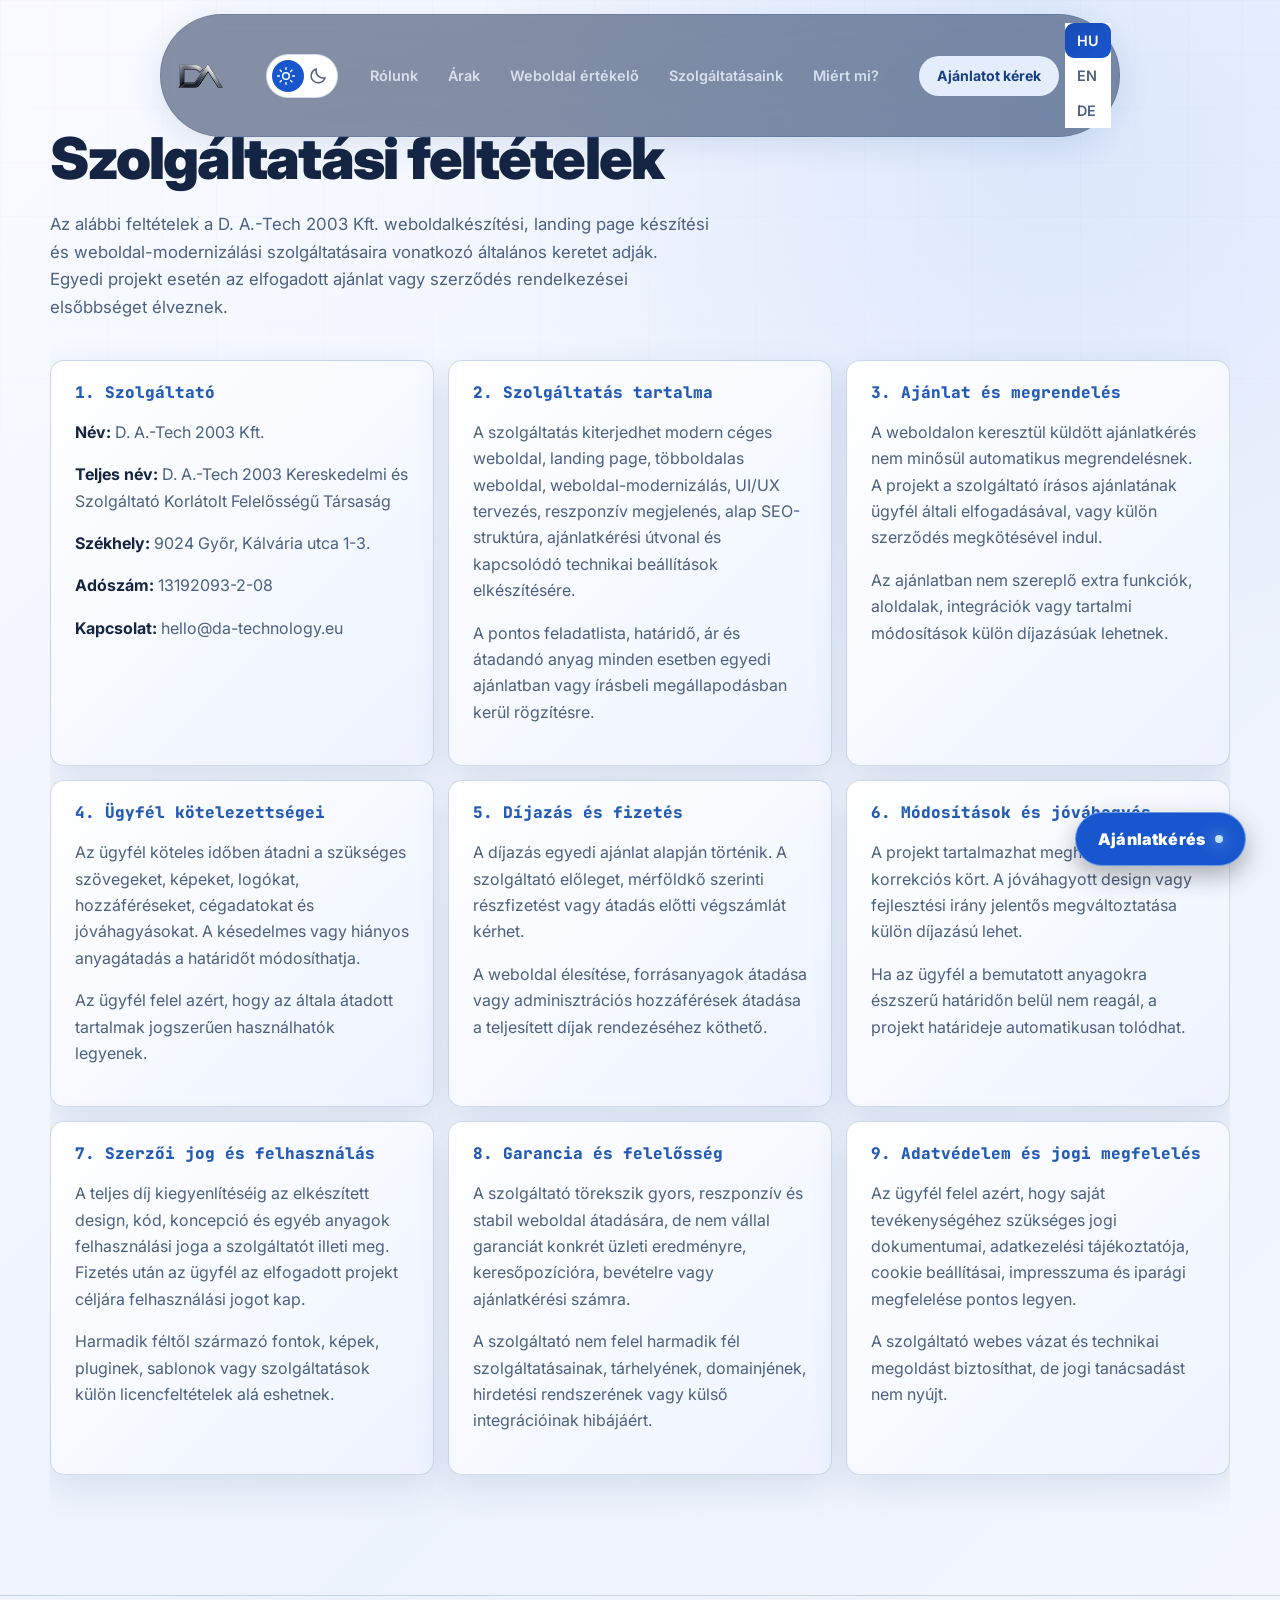
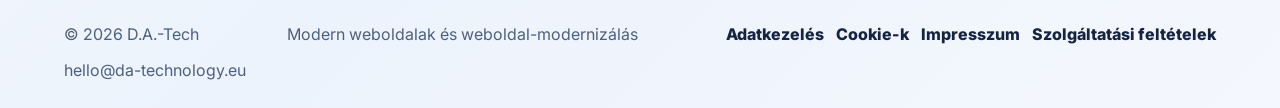
<file: terms.html>
<!doctype html>
<html lang="hu">
  <head>
    <meta charset="utf-8">
    <meta name="viewport" content="width=device-width, initial-scale=1">
    <title>Szolgáltatási feltételek | DA Tech</title>
    <meta name="description" content="D. A.-Tech 2003 Kft. weboldalkészítési és weboldal-modernizálási szolgáltatási feltételek.">
    <link rel="canonical" href="https://da-technology.eu/terms.html">
    <meta property="og:title" content="Szolgáltatási feltételek | DA Tech">
    <meta property="og:description" content="D. A.-Tech 2003 Kft. weboldalkészítési és weboldal-modernizálási szolgáltatási feltételek.">
    <meta property="og:image" content="https://da-technology.eu/assets/da-tech-wordmark-wide.png">
    <meta property="og:type" content="website">
    <meta property="og:url" content="https://da-technology.eu/terms.html">
    <meta name="twitter:card" content="summary_large_image">
    <meta name="twitter:title" content="Szolgáltatási feltételek | DA Tech">
    <meta name="twitter:description" content="D. A.-Tech 2003 Kft. weboldalkészítési és weboldal-modernizálási szolgáltatási feltételek.">
    <meta name="twitter:image" content="https://da-technology.eu/assets/da-tech-wordmark-wide.png">
    <meta name="theme-color" content="#050816">
    <script src="theme.js?v=1"></script>
    <link rel="icon" type="image/png" sizes="256x256" href="assets/favicon-256.png?v=cinematic-intro-98">
    <link rel="shortcut icon" type="image/png" href="assets/favicon-256.png?v=cinematic-intro-98">
    <link rel="apple-touch-icon" href="assets/apple-touch-icon.png?v=cinematic-intro-98">
    <link rel="preconnect" href="https://fonts.googleapis.com">
    <link rel="preconnect" href="https://fonts.gstatic.com" crossorigin>
    <link href="https://fonts.googleapis.com/css2?family=Inter:wght@400;500;600;700;800;900&family=JetBrains+Mono:wght@500;700&display=swap" rel="stylesheet">
    <link rel="stylesheet" href="styles.css?v=cinematic-intro-98">
    <link rel="stylesheet" href="theme.css?v=2">
  </head>
  <body>
    <div class="noise" aria-hidden="true"></div>
    <header class="site-header">
      <a class="brand" href="index.html?skipIntro=1" aria-label="DA Tech kezdőlap"><img class="brand-logo" src="assets/da-tech-logo-nav.png" width="256" height="256" alt="DA Tech" fetchpriority="high" decoding="async"></a>
      <button class="theme-toggle" type="button" role="switch" aria-checked="true" aria-label="Sötét mód" title="Váltás világos módra" disabled>
        <svg class="theme-sun" viewBox="0 0 24 24" fill="none" stroke="currentColor" stroke-width="1.8" stroke-linecap="round" aria-hidden="true"><circle cx="12" cy="12" r="4"/><path d="M12 2v2m0 16v2M2 12h2m16 0h2M5 5l1.5 1.5m11 11L19 19M5 19l1.5-1.5m11-11L19 5"/></svg>
        <svg class="theme-moon" viewBox="0 0 24 24" fill="none" stroke="currentColor" stroke-width="1.8" stroke-linecap="round" stroke-linejoin="round" aria-hidden="true"><path d="M20.5 14A8.5 8.5 0 0 1 10 3.5 8.5 8.5 0 1 0 20.5 14Z"/></svg>
      </button>
      <button class="mobile-menu-toggle" type="button" aria-label="Menü megnyitása" aria-expanded="false"><span></span><span></span><span></span></button>
      <nav class="nav" aria-label="Fő navigáció">
        <a href="about.html" data-i18n="nav.about">Rólunk</a>
        <a href="prices.html" data-i18n="nav.prices">Árak</a><a href="audit.html" data-i18n="nav.audit">Weboldal értékelő</a>
        <a href="services.html" data-i18n="nav.methods">Szolgáltatásaink</a>
        <a href="why-us.html" data-i18n="nav.why">Miért mi?</a>
      </nav>
      <div class="header-actions">
        <a class="nav-cta" href="contact.html" data-i18n="nav.cta">Weboldal igénylése</a>
        <div class="language-switcher" aria-label="Nyelv választás"><button class="lang-option active" type="button" data-lang="hu">HU</button><button class="lang-option" type="button" data-lang="en">EN</button><button class="lang-option" type="button" data-lang="de">DE</button></div>
      </div>
    </header>

    <main>
      <section class="legal-page">
        <p class="eyebrow">Website services</p>
        <h1>Szolgáltatási feltételek</h1>
        <p class="legal-lead">Az alábbi feltételek a D. A.-Tech 2003 Kft. weboldalkészítési, landing page készítési és weboldal-modernizálási szolgáltatásaira vonatkozó általános keretet adják. Egyedi projekt esetén az elfogadott ajánlat vagy szerződés rendelkezései elsőbbséget élveznek.</p>

        <div class="legal-grid legal-grid-wide">
          <article class="legal-card">
            <h2>1. Szolgáltató</h2>
            <p><strong>Név:</strong> D. A.-Tech 2003 Kft.</p>
            <p><strong>Teljes név:</strong> D. A.-Tech 2003 Kereskedelmi és Szolgáltató Korlátolt Felelősségű Társaság</p>
            <p><strong>Székhely:</strong> 9024 Győr, Kálvária utca 1-3.</p>
            <p><strong>Adószám:</strong> 13192093-2-08</p>
            <p><strong>Kapcsolat:</strong> hello@da-technology.eu</p>
          </article>
          <article class="legal-card">
            <h2>2. Szolgáltatás tartalma</h2>
            <p>A szolgáltatás kiterjedhet modern céges weboldal, landing page, többoldalas weboldal, weboldal-modernizálás, UI/UX tervezés, reszponzív megjelenés, alap SEO-struktúra, ajánlatkérési útvonal és kapcsolódó technikai beállítások elkészítésére.</p>
            <p>A pontos feladatlista, határidő, ár és átadandó anyag minden esetben egyedi ajánlatban vagy írásbeli megállapodásban kerül rögzítésre.</p>
          </article>
          <article class="legal-card">
            <h2>3. Ajánlat és megrendelés</h2>
            <p>A weboldalon keresztül küldött ajánlatkérés nem minősül automatikus megrendelésnek. A projekt a szolgáltató írásos ajánlatának ügyfél általi elfogadásával, vagy külön szerződés megkötésével indul.</p>
            <p>Az ajánlatban nem szereplő extra funkciók, aloldalak, integrációk vagy tartalmi módosítások külön díjazásúak lehetnek.</p>
          </article>
          <article class="legal-card">
            <h2>4. Ügyfél kötelezettségei</h2>
            <p>Az ügyfél köteles időben átadni a szükséges szövegeket, képeket, logókat, hozzáféréseket, cégadatokat és jóváhagyásokat. A késedelmes vagy hiányos anyagátadás a határidőt módosíthatja.</p>
            <p>Az ügyfél felel azért, hogy az általa átadott tartalmak jogszerűen használhatók legyenek.</p>
          </article>
          <article class="legal-card">
            <h2>5. Díjazás és fizetés</h2>
            <p>A díjazás egyedi ajánlat alapján történik. A szolgáltató előleget, mérföldkő szerinti részfizetést vagy átadás előtti végszámlát kérhet.</p>
            <p>A weboldal élesítése, forrásanyagok átadása vagy adminisztrációs hozzáférések átadása a teljesített díjak rendezéséhez köthető.</p>
          </article>
          <article class="legal-card">
            <h2>6. Módosítások és jóváhagyás</h2>
            <p>A projekt tartalmazhat meghatározott számú korrekciós kört. A jóváhagyott design vagy fejlesztési irány jelentős megváltoztatása külön díjazású lehet.</p>
            <p>Ha az ügyfél a bemutatott anyagokra észszerű határidőn belül nem reagál, a projekt határideje automatikusan tolódhat.</p>
          </article>
          <article class="legal-card">
            <h2>7. Szerzői jog és felhasználás</h2>
            <p>A teljes díj kiegyenlítéséig az elkészített design, kód, koncepció és egyéb anyagok felhasználási joga a szolgáltatót illeti meg. Fizetés után az ügyfél az elfogadott projekt céljára felhasználási jogot kap.</p>
            <p>Harmadik féltől származó fontok, képek, pluginek, sablonok vagy szolgáltatások külön licencfeltételek alá eshetnek.</p>
          </article>
          <article class="legal-card">
            <h2>8. Garancia és felelősség</h2>
            <p>A szolgáltató törekszik gyors, reszponzív és stabil weboldal átadására, de nem vállal garanciát konkrét üzleti eredményre, keresőpozícióra, bevételre vagy ajánlatkérési számra.</p>
            <p>A szolgáltató nem felel harmadik fél szolgáltatásainak, tárhelyének, domainjének, hirdetési rendszerének vagy külső integrációinak hibájáért.</p>
          </article>
          <article class="legal-card">
            <h2>9. Adatvédelem és jogi megfelelés</h2>
            <p>Az ügyfél felel azért, hogy saját tevékenységéhez szükséges jogi dokumentumai, adatkezelési tájékoztatója, cookie beállításai, impresszuma és iparági megfelelése pontos legyen.</p>
            <p>A szolgáltató webes vázat és technikai megoldást biztosíthat, de jogi tanácsadást nem nyújt.</p>
          </article>
        </div>
      </section>
    </main>

    <footer class="footer">
      <span>© 2026 D.A.-Tech</span>
      <span data-i18n="footer.tagline">Modern weboldalak és weboldal modernizálás</span>
      <nav class="footer-links" aria-label="Jogi linkek"><a href="privacy.html" data-i18n="footer.privacy">Adatkezelés</a><a href="cookies.html" data-i18n="footer.cookies">Cookie-k</a><a href="impressum.html" data-i18n="footer.impressum">Impresszum</a><a href="terms.html" data-i18n="footer.terms">Szolgáltatási feltételek</a></nav>
      <span>hello@da-technology.eu</span>
    </footer>
    <script src="script.js?v=cinematic-intro-98" defer></script>
  </body>
</html>
</file>
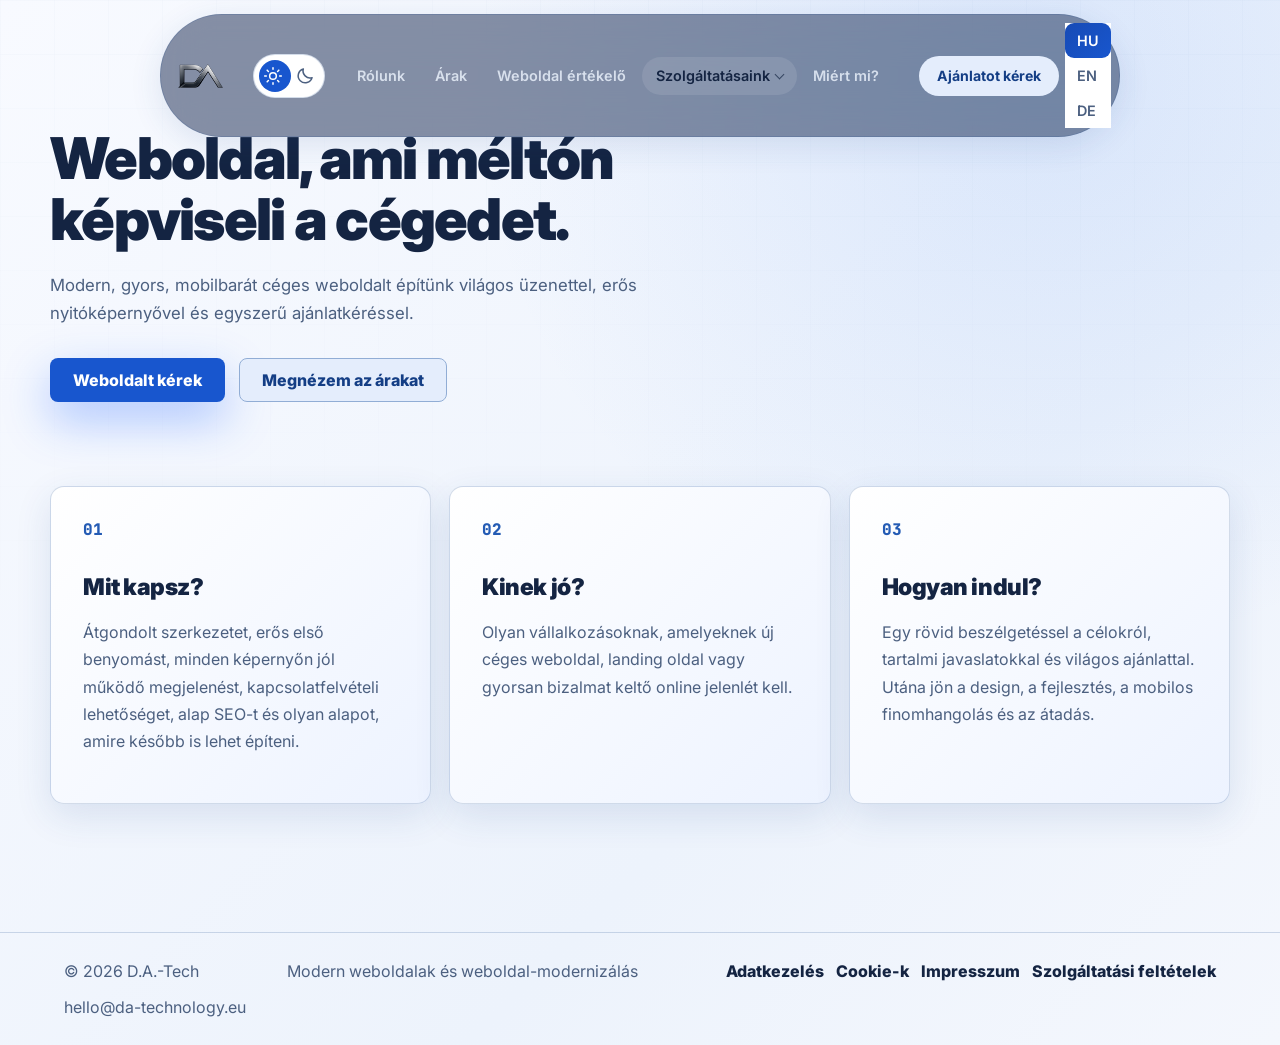
<file: weboldal-keszites.html>
<!doctype html>
<html lang="hu">
  <head>
    <meta charset="utf-8">
    <meta name="viewport" content="width=device-width, initial-scale=1">
    <title>Weboldal készítés | DA Tech</title>
    <meta name="description" content="Modern, gyors, mobilbarát céges weboldal készítés D.A.-Tech szemlélettel.">
    <link rel="canonical" href="https://da-technology.eu/weboldal-keszites.html">
    <meta property="og:title" content="Weboldal készítés | DA Tech">
    <meta property="og:description" content="Modern, gyors, mobilbarát céges weboldal készítés D.A.-Tech szemlélettel.">
    <meta property="og:image" content="https://da-technology.eu/assets/da-tech-wordmark-wide.png">
    <meta property="og:type" content="website">
    <meta property="og:url" content="https://da-technology.eu/weboldal-keszites.html">
    <meta name="twitter:card" content="summary_large_image">
    <meta name="twitter:title" content="Weboldal készítés | DA Tech">
    <meta name="twitter:description" content="Modern, gyors, mobilbarát céges weboldal készítés D.A.-Tech szemlélettel.">
    <meta name="twitter:image" content="https://da-technology.eu/assets/da-tech-wordmark-wide.png">
    <meta name="theme-color" content="#050816">
    <script src="theme.js?v=1"></script>
    <link rel="icon" type="image/png" sizes="256x256" href="assets/favicon-256.png?v=cinematic-intro-98">
    <link rel="shortcut icon" type="image/png" href="assets/favicon-256.png?v=cinematic-intro-98">
    <link rel="apple-touch-icon" href="assets/apple-touch-icon.png?v=cinematic-intro-98">
    <link rel="preconnect" href="https://fonts.googleapis.com">
    <link rel="preconnect" href="https://fonts.gstatic.com" crossorigin>
    <link href="https://fonts.googleapis.com/css2?family=Inter:wght@400;500;600;700;800;900&family=JetBrains+Mono:wght@500;700&display=swap" rel="stylesheet">
    <link rel="stylesheet" href="styles.css?v=cinematic-intro-98">
    <link rel="stylesheet" href="theme.css?v=2">
  </head>
  <body>
    <div class="noise" aria-hidden="true"></div>
    <header class="site-header">
      <a class="brand" href="index.html?skipIntro=1" aria-label="DA Tech kezdőlap"><img class="brand-logo" src="assets/da-tech-logo-nav.png" width="256" height="256" alt="DA Tech" fetchpriority="high" decoding="async"></a>
      <button class="theme-toggle" type="button" role="switch" aria-checked="true" aria-label="Sötét mód" title="Váltás világos módra" disabled>
        <svg class="theme-sun" viewBox="0 0 24 24" fill="none" stroke="currentColor" stroke-width="1.8" stroke-linecap="round" aria-hidden="true"><circle cx="12" cy="12" r="4"/><path d="M12 2v2m0 16v2M2 12h2m16 0h2M5 5l1.5 1.5m11 11L19 19M5 19l1.5-1.5m11-11L19 5"/></svg>
        <svg class="theme-moon" viewBox="0 0 24 24" fill="none" stroke="currentColor" stroke-width="1.8" stroke-linecap="round" stroke-linejoin="round" aria-hidden="true"><path d="M20.5 14A8.5 8.5 0 0 1 10 3.5 8.5 8.5 0 1 0 20.5 14Z"/></svg>
      </button>
      <button class="mobile-menu-toggle" type="button" aria-label="Menü megnyitása" aria-expanded="false"><span></span><span></span><span></span></button>
      <nav class="nav" aria-label="Fő navigáció">
        <a href="about.html" data-i18n="nav.about">Rólunk</a>
        <a href="prices.html" data-i18n="nav.prices">Árak</a><a href="audit.html" data-i18n="nav.audit">Weboldal értékelő</a>
        <div class="nav-menu">
          <button class="nav-menu-button" type="button" data-i18n="nav.methods">Szolgáltatásaink</button>
          <div class="nav-dropdown">
            <a href="weboldal-keszites.html" data-i18n="nav.methodBuild">Weboldal készítés</a>
            <a href="weboldal-modernizalas.html" data-i18n="nav.methodExtravagant">Weboldal modernizálás</a>
            <a href="extra-megoldasok.html" data-i18n="nav.methodProcess">Extravagáns megoldások</a>
          </div>
        </div>
        <a href="why-us.html" data-i18n="nav.why">Miért mi?</a>
      </nav>
      <div class="header-actions">
        <a class="nav-cta" href="contact.html" data-i18n="nav.cta">Weboldal igénylése</a>
        <div class="language-switcher" aria-label="Nyelv választás"><button class="lang-option active" type="button" data-lang="hu">HU</button><button class="lang-option" type="button" data-lang="en">EN</button><button class="lang-option" type="button" data-lang="de">DE</button></div>
      </div>
    </header>
    <main>
      <section class="service-page-hero">
        <p class="eyebrow" data-i18n="pageWeb.eyebrow">Szolgáltatás</p>
        <h1 data-i18n="pageWeb.title">Weboldal készítés, ami komolyan képviseli a céged.</h1>
        <p data-i18n="pageWeb.lead">Modern, gyors, mobilbarát céges weboldalt építünk tiszta üzenettel, erős első képernyővel és ajánlatkérésre vezető útvonallal.</p>
        <div class="service-page-actions">
          <a class="button button-primary" href="contact.html" data-i18n="pageWeb.primary">Weboldalt kérek</a>
          <a class="button button-secondary" href="prices.html" data-i18n="pageWeb.secondary">Árak megtekintése</a>
        </div>
      </section>
      <section class="service-detail-shell">
        <article class="service-detail-card"><span>01</span><h2 data-i18n="pageWeb.card1Title">Mit kapsz?</h2><p data-i18n="pageWeb.card1Text">Átgondolt struktúrát, prémium első benyomást, reszponzív megjelenést, kapcsolatfelvételi útvonalat, alap SEO-t és átadható, továbbfejleszthető webes alapot.</p></article>
        <article class="service-detail-card"><span>02</span><h2 data-i18n="pageWeb.card2Title">Kinek jó?</h2><p data-i18n="pageWeb.card2Text">Vállalkozásoknak, akiknek új céges weboldalra, landing oldalra vagy olyan online jelenlétre van szükségük, amely gyorsan bizalmat épít.</p></article>
        <article class="service-detail-card"><span>03</span><h2 data-i18n="pageWeb.card3Title">Hogyan indul?</h2><p data-i18n="pageWeb.card3Text">Rövid célfelméréssel, tartalmi irányokkal és egy tiszta ajánlattal. Utána design, fejlesztés, mobil finomhangolás és átadás következik.</p></article>
      </section>
    </main>
    <footer class="footer"><span>© 2026 D.A.-Tech</span><span data-i18n="footer.tagline">Modern weboldalak és weboldal modernizálás</span><nav class="footer-links" aria-label="Jogi linkek"><a href="privacy.html" data-i18n="footer.privacy">Adatkezelés</a><a href="cookies.html" data-i18n="footer.cookies">Cookie-k</a><a href="impressum.html" data-i18n="footer.impressum">Impresszum</a><a href="terms.html" data-i18n="footer.terms">Szolgáltatási feltételek</a></nav><span>hello@da-technology.eu</span></footer>
    <script src="script.js?v=cinematic-intro-98" defer></script>
  </body>
</html>
</file>
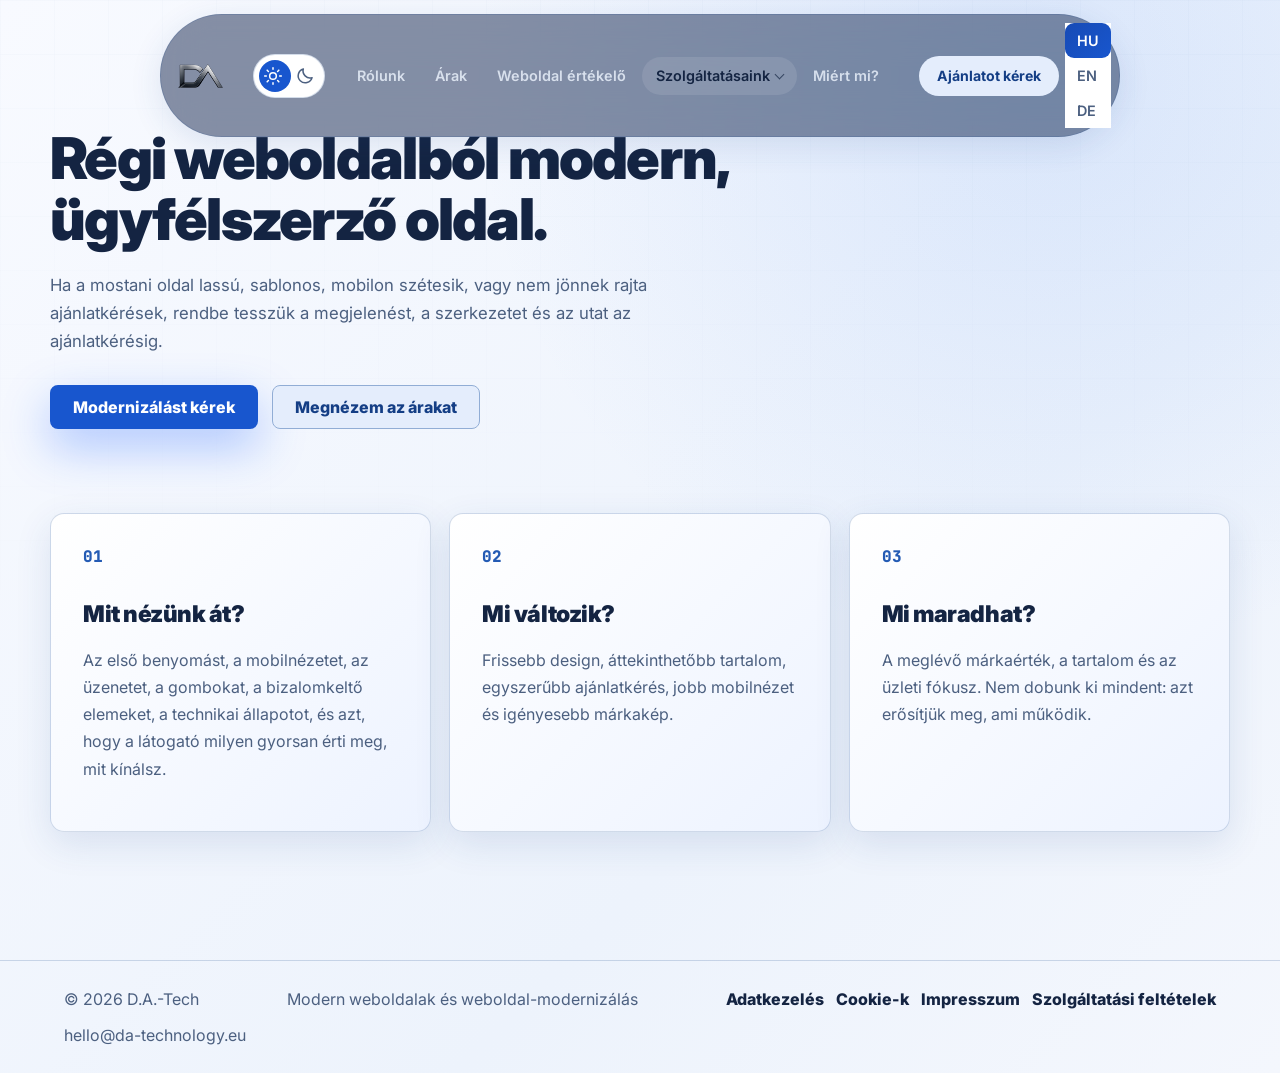
<file: weboldal-modernizalas.html>
<!doctype html>
<html lang="hu">
  <head>
    <meta charset="utf-8">
    <meta name="viewport" content="width=device-width, initial-scale=1">
    <title>Weboldal modernizálás | DA Tech</title>
    <meta name="description" content="Régi weboldal modernizálása gyors, mobilbarát, bizalomépítő DA Tech felületté.">
    <link rel="canonical" href="https://da-technology.eu/weboldal-modernizalas.html">
    <meta property="og:title" content="Weboldal modernizálás | DA Tech">
    <meta property="og:description" content="Régi weboldal modernizálása gyors, mobilbarát, bizalomépítő DA Tech felületté.">
    <meta property="og:image" content="https://da-technology.eu/assets/da-tech-wordmark-wide.png">
    <meta property="og:type" content="website">
    <meta property="og:url" content="https://da-technology.eu/weboldal-modernizalas.html">
    <meta name="twitter:card" content="summary_large_image">
    <meta name="twitter:title" content="Weboldal modernizálás | DA Tech">
    <meta name="twitter:description" content="Régi weboldal modernizálása gyors, mobilbarát, bizalomépítő DA Tech felületté.">
    <meta name="twitter:image" content="https://da-technology.eu/assets/da-tech-wordmark-wide.png">
    <meta name="theme-color" content="#050816">
    <script src="theme.js?v=1"></script>
    <link rel="icon" type="image/png" sizes="256x256" href="assets/favicon-256.png?v=cinematic-intro-98">
    <link rel="shortcut icon" type="image/png" href="assets/favicon-256.png?v=cinematic-intro-98">
    <link rel="apple-touch-icon" href="assets/apple-touch-icon.png?v=cinematic-intro-98">
    <link rel="preconnect" href="https://fonts.googleapis.com">
    <link rel="preconnect" href="https://fonts.gstatic.com" crossorigin>
    <link href="https://fonts.googleapis.com/css2?family=Inter:wght@400;500;600;700;800;900&family=JetBrains+Mono:wght@500;700&display=swap" rel="stylesheet">
    <link rel="stylesheet" href="styles.css?v=cinematic-intro-98">
    <link rel="stylesheet" href="theme.css?v=2">
  </head>
  <body>
    <div class="noise" aria-hidden="true"></div>
    <header class="site-header">
      <a class="brand" href="index.html?skipIntro=1" aria-label="DA Tech kezdőlap"><img class="brand-logo" src="assets/da-tech-logo-nav.png" width="256" height="256" alt="DA Tech" fetchpriority="high" decoding="async"></a>
      <button class="theme-toggle" type="button" role="switch" aria-checked="true" aria-label="Sötét mód" title="Váltás világos módra" disabled>
        <svg class="theme-sun" viewBox="0 0 24 24" fill="none" stroke="currentColor" stroke-width="1.8" stroke-linecap="round" aria-hidden="true"><circle cx="12" cy="12" r="4"/><path d="M12 2v2m0 16v2M2 12h2m16 0h2M5 5l1.5 1.5m11 11L19 19M5 19l1.5-1.5m11-11L19 5"/></svg>
        <svg class="theme-moon" viewBox="0 0 24 24" fill="none" stroke="currentColor" stroke-width="1.8" stroke-linecap="round" stroke-linejoin="round" aria-hidden="true"><path d="M20.5 14A8.5 8.5 0 0 1 10 3.5 8.5 8.5 0 1 0 20.5 14Z"/></svg>
      </button>
      <button class="mobile-menu-toggle" type="button" aria-label="Menü megnyitása" aria-expanded="false"><span></span><span></span><span></span></button>
      <nav class="nav" aria-label="Fő navigáció"><a href="about.html" data-i18n="nav.about">Rólunk</a><a href="prices.html" data-i18n="nav.prices">Árak</a><a href="audit.html" data-i18n="nav.audit">Weboldal értékelő</a><div class="nav-menu"><button class="nav-menu-button" type="button" data-i18n="nav.methods">Szolgáltatásaink</button><div class="nav-dropdown"><a href="weboldal-keszites.html" data-i18n="nav.methodBuild">Weboldal készítés</a><a href="weboldal-modernizalas.html" data-i18n="nav.methodExtravagant">Weboldal modernizálás</a><a href="extra-megoldasok.html" data-i18n="nav.methodProcess">Extravagáns megoldások</a></div></div><a href="why-us.html" data-i18n="nav.why">Miért mi?</a></nav>
      <div class="header-actions"><a class="nav-cta" href="contact.html" data-i18n="nav.cta">Weboldal igénylése</a><div class="language-switcher" aria-label="Nyelv választás"><button class="lang-option active" type="button" data-lang="hu">HU</button><button class="lang-option" type="button" data-lang="en">EN</button><button class="lang-option" type="button" data-lang="de">DE</button></div></div>
    </header>
    <main>
      <section class="service-page-hero"><p class="eyebrow" data-i18n="pageModern.eyebrow">Szolgáltatás</p><h1 data-i18n="pageModern.title">Régi weboldalból modern, ügyfélszerző felület.</h1><p data-i18n="pageModern.lead">Ha a jelenlegi oldal lassú, sablonos, mobilon szétesik vagy nem hoz ajánlatkérést, újrarendezzük a vizuált, a struktúrát és a döntési útvonalat.</p><div class="service-page-actions"><a class="button button-primary" href="contact.html" data-i18n="pageModern.primary">Modernizálást kérek</a><a class="button button-secondary" href="prices.html" data-i18n="pageModern.secondary">Árak megtekintése</a></div></section>
      <section class="service-detail-shell">
        <article class="service-detail-card"><span>01</span><h2 data-i18n="pageModern.card1Title">Mit nézünk át?</h2><p data-i18n="pageModern.card1Text">Első benyomás, mobilnézet, üzenet, CTA-k, bizalmi elemek, technikai érzet és az, hogy a látogató mennyire gyorsan érti meg az ajánlatot.</p></article>
        <article class="service-detail-card"><span>02</span><h2 data-i18n="pageModern.card2Title">Mi változik?</h2><p data-i18n="pageModern.card2Text">Frissebb design, tisztább tartalmi ritmus, erősebb ajánlatkérési útvonal, jobb mobilélmény és prémiumabb márkaérzet.</p></article>
        <article class="service-detail-card"><span>03</span><h2 data-i18n="pageModern.card3Title">Mi maradhat?</h2><p data-i18n="pageModern.card3Text">A meglévő márkaérték, tartalmi alap és üzleti fókusz. Nem mindent dobunk ki: azt erősítjük fel, ami működhet.</p></article>
      </section>
    </main>
    <footer class="footer"><span>© 2026 D.A.-Tech</span><span data-i18n="footer.tagline">Modern weboldalak és weboldal modernizálás</span><nav class="footer-links" aria-label="Jogi linkek"><a href="privacy.html" data-i18n="footer.privacy">Adatkezelés</a><a href="cookies.html" data-i18n="footer.cookies">Cookie-k</a><a href="impressum.html" data-i18n="footer.impressum">Impresszum</a><a href="terms.html" data-i18n="footer.terms">Szolgáltatási feltételek</a></nav><span>hello@da-technology.eu</span></footer>
    <script src="script.js?v=cinematic-intro-98" defer></script>
  </body>
</html>
</file>
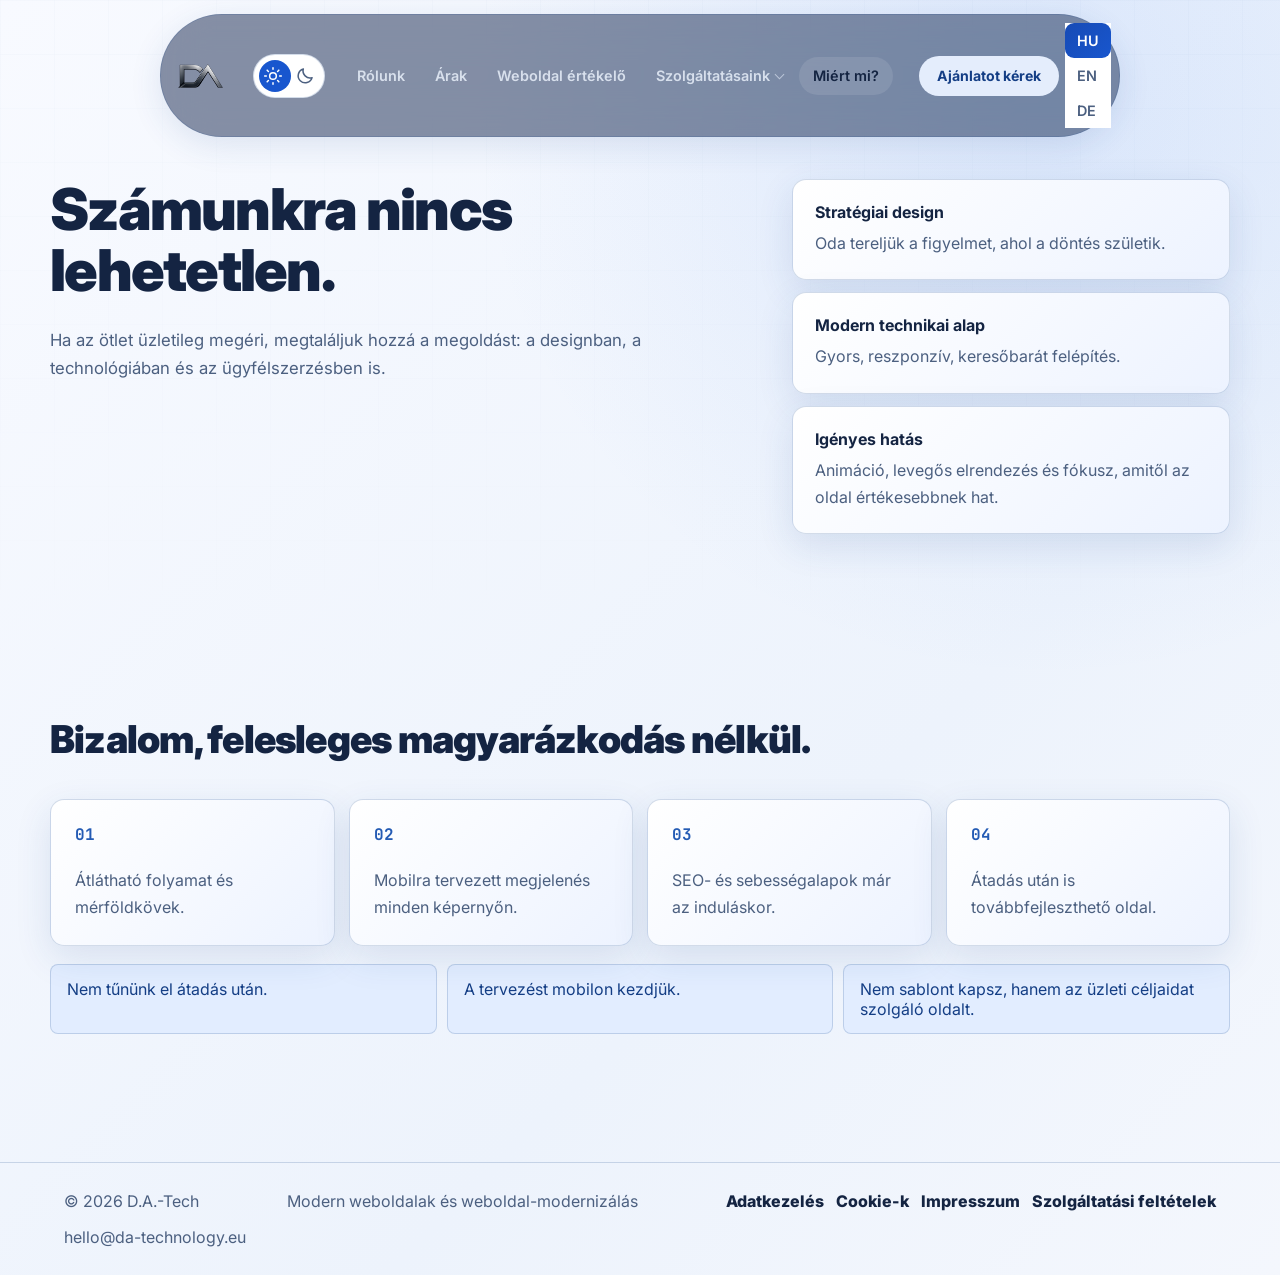
<file: why-us.html>
<!doctype html>
<html lang="hu">
  <head>
    <meta charset="utf-8">
    <meta name="viewport" content="width=device-width, initial-scale=1">
    <title>Miért a D.A.-Tech? | DA Tech</title>
    <meta name="description" content="Miért a D.A.-Tech? Stratégiai design, modern technikai alap, prémium érzés és nincs lehetetlen szemlélet.">
    <link rel="canonical" href="https://da-technology.eu/why-us.html">
    <meta property="og:title" content="Miért a D.A.-Tech? | DA Tech">
    <meta property="og:description" content="Miért a D.A.-Tech? Stratégiai design, modern technikai alap, prémium érzés és nincs lehetetlen szemlélet.">
    <meta property="og:image" content="https://da-technology.eu/assets/da-tech-wordmark-wide.png">
    <meta property="og:type" content="website">
    <meta property="og:url" content="https://da-technology.eu/why-us.html">
    <meta name="twitter:card" content="summary_large_image">
    <meta name="twitter:title" content="Miért a D.A.-Tech? | DA Tech">
    <meta name="twitter:description" content="Miért a D.A.-Tech? Stratégiai design, modern technikai alap, prémium érzés és nincs lehetetlen szemlélet.">
    <meta name="twitter:image" content="https://da-technology.eu/assets/da-tech-wordmark-wide.png">
    <meta name="theme-color" content="#050816">
    <script src="theme.js?v=1"></script>
    <link rel="icon" type="image/png" sizes="256x256" href="assets/favicon-256.png?v=cinematic-intro-98">
    <link rel="shortcut icon" type="image/png" href="assets/favicon-256.png?v=cinematic-intro-98">
    <link rel="apple-touch-icon" href="assets/apple-touch-icon.png?v=cinematic-intro-98">
    <link rel="preconnect" href="https://fonts.googleapis.com">
    <link rel="preconnect" href="https://fonts.gstatic.com" crossorigin>
    <link href="https://fonts.googleapis.com/css2?family=Inter:wght@400;500;600;700;800;900&family=JetBrains+Mono:wght@500;700&display=swap" rel="stylesheet">
    <link rel="stylesheet" href="styles.css?v=cinematic-intro-98">
    <link rel="stylesheet" href="theme.css?v=2">
  </head>
  <body>
    <div class="noise" aria-hidden="true"></div>
    <header class="site-header">
      <a class="brand" href="index.html?skipIntro=1" aria-label="DA Tech kezdőlap"><img class="brand-logo" src="assets/da-tech-logo-nav.png" width="256" height="256" alt="DA Tech" fetchpriority="high" decoding="async"></a>
      <button class="theme-toggle" type="button" role="switch" aria-checked="true" aria-label="Sötét mód" title="Váltás világos módra" disabled>
        <svg class="theme-sun" viewBox="0 0 24 24" fill="none" stroke="currentColor" stroke-width="1.8" stroke-linecap="round" aria-hidden="true"><circle cx="12" cy="12" r="4"/><path d="M12 2v2m0 16v2M2 12h2m16 0h2M5 5l1.5 1.5m11 11L19 19M5 19l1.5-1.5m11-11L19 5"/></svg>
        <svg class="theme-moon" viewBox="0 0 24 24" fill="none" stroke="currentColor" stroke-width="1.8" stroke-linecap="round" stroke-linejoin="round" aria-hidden="true"><path d="M20.5 14A8.5 8.5 0 0 1 10 3.5 8.5 8.5 0 1 0 20.5 14Z"/></svg>
      </button>
      <button class="mobile-menu-toggle" type="button" aria-label="Menü megnyitása" aria-expanded="false"><span></span><span></span><span></span></button>
      <nav class="nav" aria-label="Fő navigáció"><a href="about.html" data-i18n="nav.about">Rólunk</a><a href="prices.html" data-i18n="nav.prices">Árak</a><a href="audit.html" data-i18n="nav.audit">Weboldal értékelő</a><div class="nav-menu"><button class="nav-menu-button" type="button" data-i18n="nav.methods">Szolgáltatásaink</button><div class="nav-dropdown"><a href="weboldal-keszites.html" data-i18n="nav.methodBuild">Weboldal készítés</a><a href="weboldal-modernizalas.html" data-i18n="nav.methodExtravagant">Weboldal modernizálás</a><a href="extra-megoldasok.html" data-i18n="nav.methodProcess">Extravagáns megoldások</a></div></div><a href="why-us.html" data-i18n="nav.why">Miért mi?</a></nav>
      <div class="header-actions"><a class="nav-cta" href="contact.html" data-i18n="nav.cta">Weboldal igénylése</a><div class="language-switcher" aria-label="Nyelv választás"><button class="lang-option active" type="button" data-lang="hu">HU</button><button class="lang-option" type="button" data-lang="en">EN</button><button class="lang-option" type="button" data-lang="de">DE</button></div></div>
    </header>
    <main>
      <section class="section proof standalone-proof">
        <div class="proof-copy">
          <p class="eyebrow" data-i18n="proof.eyebrow">Miért a D.A.-Tech?</p>
          <h1 data-i18n="proof.title">Számunkra nincs lehetetlen.</h1>
          <p data-i18n="proof.text">Ha az ötlet üzletileg értékes, megkeressük hozzá a megoldást: designban, technológiában és ügyfélszerző útvonalban is.</p>
        </div>
        <div class="proof-stack">
          <div class="proof-item"><strong data-i18n="proof.item1Title">Stratégiai design</strong><span data-i18n="proof.item1Text">A figyelmet oda vezetjük, ahol döntés születik.</span></div>
          <div class="proof-item"><strong data-i18n="proof.item2Title">Modern technikai alap</strong><span data-i18n="proof.item2Text">Gyors, reszponzív, keresőbarát alap.</span></div>
          <div class="proof-item"><strong data-i18n="proof.item3Title">Prémium érzés</strong><span data-i18n="proof.item3Text">Animáció, tér és fókusz, ami drágábbnak érződik.</span></div>
        </div>
      </section>
      <section class="section trust-system" aria-labelledby="trust-title">
        <div class="section-heading"><p class="eyebrow" data-i18n="trust.eyebrow">Bizalmi rendszer</p><h2 id="trust-title" data-i18n="trust.title">Bizalom gyorsan, felesleges magyarázkodás nélkül.</h2></div>
        <div class="trust-grid"><div><strong>01</strong><span data-i18n="trust.item1">Átlátható folyamat és mérföldkövek.</span></div><div><strong>02</strong><span data-i18n="trust.item2">Mobil-first megjelenés minden képernyőre.</span></div><div><strong>03</strong><span data-i18n="trust.item3">SEO és sebesség alapok már induláskor.</span></div><div><strong>04</strong><span data-i18n="trust.item4">Átadás után is továbbfejleszthető rendszer.</span></div></div>
        <div class="trust-note"><span data-i18n="trust.note1">Nem tűnünk el átadás után.</span><span data-i18n="trust.note2">Mobilon kezdjük a gondolkodást.</span><span data-i18n="trust.note3">Nem sablont kapsz, hanem üzleti célt kiszolgáló oldalt.</span></div>
      </section>
    </main>
    <footer class="footer"><span>© 2026 D.A.-Tech</span><span data-i18n="footer.tagline">Modern weboldalak és weboldal modernizálás</span><nav class="footer-links" aria-label="Jogi linkek"><a href="privacy.html" data-i18n="footer.privacy">Adatkezelés</a><a href="cookies.html" data-i18n="footer.cookies">Cookie-k</a><a href="impressum.html" data-i18n="footer.impressum">Impresszum</a><a href="terms.html" data-i18n="footer.terms">Szolgáltatási feltételek</a></nav><span>hello@da-technology.eu</span></footer>
    <script src="script.js?v=cinematic-intro-98" defer></script>
  </body>
</html>
</file>
<file: styles.css>
:root {
  color-scheme: dark;
  --bg: #050816;
  --panel: rgba(9, 18, 38, 0.8);
  --panel-solid: #091226;
  --text: #eef5ff;
  --muted: #9fb2d2;
  --line: rgba(76, 134, 255, 0.24);
  --accent: #1f63ff;
  --accent-strong: #6aa6ff;
  --accent-hot: #d7e7ff;
  --shadow: rgba(31, 99, 255, 0.28);
  --max: 1180px;
  --radius: 8px;
}

* {
  box-sizing: border-box;
}

html {
  scroll-behavior: smooth;
}

body {
  margin: 0;
  min-height: 100vh;
  background:
    radial-gradient(circle at 78% 12%, rgba(31, 99, 255, 0.3), transparent 31rem),
    radial-gradient(circle at 16% 30%, rgba(68, 117, 255, 0.16), transparent 24rem),
    linear-gradient(180deg, #050816 0%, #08142b 48%, #030611 100%);
  color: var(--text);
  font-family: Inter, system-ui, -apple-system, BlinkMacSystemFont, "Segoe UI", sans-serif;
  overflow-x: hidden;
}

body.home-page {
  background:
    radial-gradient(circle at 72% 28%, rgba(31, 99, 255, 0.32), transparent 36rem),
    radial-gradient(circle at 96% 72%, rgba(31, 99, 255, 0.48), transparent 34rem),
    radial-gradient(circle at 4% 52%, rgba(106, 166, 255, 0.2), transparent 30rem),
    linear-gradient(112deg, #06132d 0%, #0a2556 48%, #0b2f72 72%, #071a42 100%);
}

body.home-page::before {
  content: "";
  position: fixed;
  inset: 0;
  z-index: -5;
  pointer-events: none;
  background:
    linear-gradient(90deg, rgba(2, 7, 19, 0.02), rgba(31, 99, 255, 0.18) 58%, rgba(10, 37, 86, 0.55)),
    radial-gradient(circle at 75% 50%, rgba(106, 166, 255, 0.18), transparent 45rem);
}

html.intro-pending,
html.intro-pending body {
  height: 100%;
  overflow: hidden;
  overscroll-behavior: none;
}

a {
  color: inherit;
  text-decoration: none;
}

button,
input,
select,
textarea {
  font: inherit;
}

.noise {
  position: fixed;
  inset: 0;
  z-index: -1;
  pointer-events: none;
  opacity: 0.32;
  background-image:
    linear-gradient(rgba(255, 255, 255, 0.035) 1px, transparent 1px),
    linear-gradient(90deg, rgba(255, 255, 255, 0.03) 1px, transparent 1px);
  background-size: 54px 54px;
  mask-image: linear-gradient(to bottom, black, transparent 85%);
}

.pre-index-intro {
  position: fixed;
  inset: 0;
  z-index: 80;
  display: grid;
  place-items: center;
  padding: clamp(10px, 2.6vw, 30px);
  background:
    radial-gradient(circle at 74% 42%, rgba(31, 99, 255, 0.34), transparent 25rem),
    radial-gradient(circle at 18% 22%, rgba(106, 166, 255, 0.18), transparent 22rem),
    radial-gradient(circle at 50% 105%, rgba(0, 118, 255, 0.28), transparent 26rem),
    linear-gradient(135deg, rgba(2, 5, 15, 0.98), rgba(5, 12, 31, 0.98));
  animation: preIntroExit 5s ease forwards;
}

.skip-intro .pre-index-intro {
  display: none;
}

.pre-index-intro::before {
  content: "";
  position: absolute;
  inset: 0;
  pointer-events: none;
  background:
    linear-gradient(rgba(76, 134, 255, 0.07) 1px, transparent 1px),
    linear-gradient(90deg, rgba(76, 134, 255, 0.06) 1px, transparent 1px);
  background-size: 58px 58px;
  mask-image: radial-gradient(circle, black, transparent 78%);
  animation: introGridPulse 1.4s ease-in-out infinite alternate;
}

.pre-index-intro::after {
  content: "";
  position: absolute;
  inset: -20%;
  pointer-events: none;
  background:
    conic-gradient(from 210deg at 50% 50%, transparent 0deg, rgba(106, 166, 255, 0.22) 42deg, transparent 92deg),
    radial-gradient(circle at 50% 50%, transparent 42%, rgba(31, 99, 255, 0.16), transparent 62%);
  opacity: 0;
  mix-blend-mode: screen;
  animation: introEnergyBloom 5s ease forwards;
}

.button {
  display: inline-flex;
  min-height: 44px;
  align-items: center;
  justify-content: center;
  border-radius: var(--radius);
  font-weight: 800;
  transition: transform 180ms ease, border-color 180ms ease, box-shadow 180ms ease;
}

.button {
  padding: 0 22px;
  border: 1px solid transparent;
  cursor: pointer;
}

.button:hover {
  transform: translateY(-2px);
}

.button-primary {
  color: #f7fbff;
  background: linear-gradient(135deg, #164dff, #4d8dff);
  box-shadow: 0 18px 46px rgba(31, 99, 255, 0.34);
}

.floating-request-cta {
  position: fixed;
  right: clamp(16px, 3vw, 34px);
  bottom: clamp(16px, 3vw, 34px);
  z-index: 70;
  display: inline-flex;
  min-height: 54px;
  align-items: center;
  justify-content: center;
  padding: 0 22px;
  border: 1px solid rgba(164, 203, 255, 0.58);
  border-radius: 999px;
  color: #f7fbff;
  background:
    radial-gradient(circle at 20% 0%, rgba(255, 255, 255, 0.28), transparent 1.8rem),
    linear-gradient(135deg, #1057ff, #4d8dff);
  box-shadow:
    0 18px 52px rgba(31, 99, 255, 0.42),
    0 0 0 1px rgba(255, 255, 255, 0.1) inset;
  font-weight: 900;
  letter-spacing: 0.01em;
  transition: transform 180ms ease, box-shadow 180ms ease, border-color 180ms ease;
}

.intro-pending .floating-request-cta,
.intro-pending .cookie-banner {
  visibility: hidden;
  opacity: 0;
  pointer-events: none;
}

.floating-request-cta::after {
  content: "";
  width: 8px;
  height: 8px;
  margin-left: 10px;
  border-radius: 999px;
  background: #bfe0ff;
  box-shadow: 0 0 16px rgba(191, 224, 255, 0.96);
}

.floating-request-cta:hover {
  border-color: rgba(255, 255, 255, 0.8);
  box-shadow:
    0 22px 70px rgba(31, 99, 255, 0.56),
    0 0 0 1px rgba(255, 255, 255, 0.16) inset;
  transform: translateY(-3px);
}

.floating-request-cta.is-safe-hidden {
  opacity: 0;
  pointer-events: none;
  visibility: hidden;
  transform: translateY(150px) scale(0.96);
}

.button-secondary {
  border-color: rgba(244, 255, 248, 0.18);
  background: rgba(244, 255, 248, 0.06);
}

.hero {
  position: relative;
  display: grid;
  grid-template-columns: minmax(0, 1fr) minmax(330px, 440px);
  gap: clamp(32px, 6vw, 72px);
  align-items: center;
  min-height: 100vh;
  padding: 136px clamp(18px, 5vw, 64px) 70px;
  isolation: isolate;
}

#heroCanvas {
  position: absolute;
  inset: 0;
  z-index: -3;
  width: 100%;
  height: 100%;
}

.hero::after {
  content: "";
  position: absolute;
  inset: auto 0 0;
  z-index: -2;
  height: 34%;
  background:
    linear-gradient(to top, rgba(5, 8, 22, 0.92), transparent),
    radial-gradient(circle at 82% 100%, rgba(31, 99, 255, 0.34), transparent 28rem);
}

.hero-glow {
  position: absolute;
  z-index: -2;
  width: 34vw;
  aspect-ratio: 1;
  border-radius: 999px;
  filter: blur(24px);
  opacity: 0.2;
}

.hero-glow-one {
  right: 6%;
  top: 18%;
  background: var(--accent-strong);
}

.hero-glow-two {
  left: -8%;
  bottom: 14%;
  background: var(--accent);
}

.hero-content {
  min-width: 0;
  max-width: 850px;
}

.home-wordmark {
  display: block;
  width: min(100%, 520px);
  height: auto;
  margin: 0 0 22px;
  mix-blend-mode: screen;
  filter:
    contrast(1.25)
    brightness(1.18)
    drop-shadow(0 0 18px rgba(238, 245, 255, 0.25))
    drop-shadow(0 0 34px rgba(31, 99, 255, 0.44));
}

.home-slogan {
  max-width: 930px;
  text-transform: none;
  position: relative;
  display: inline-block;
  width: fit-content;
  padding-bottom: 18px;
  color: transparent;
  background:
    linear-gradient(90deg, #eef5ff 0%, #6aa6ff 42%, #ffffff 56%, #1f63ff 100%);
  background-clip: text;
  -webkit-background-clip: text;
  filter: drop-shadow(0 0 24px rgba(31, 99, 255, 0.42));
  text-shadow: 0 0 44px rgba(106, 166, 255, 0.16);
}

.home-slogan::after {
  content: "";
  position: absolute;
  left: 0;
  bottom: 0;
  width: min(72%, 520px);
  height: 3px;
  border-radius: 999px;
  background: linear-gradient(90deg, #1f63ff, #6aa6ff, transparent);
  box-shadow: 0 0 22px rgba(106, 166, 255, 0.64);
}

.about-hero {
  position: relative;
  min-height: 100vh;
  padding: 170px clamp(18px, 6vw, 72px) 80px;
  overflow: hidden;
  isolation: isolate;
}

.about-hero::before {
  content: "";
  position: absolute;
  inset: 0;
  z-index: -2;
  background:
    radial-gradient(circle at 76% 18%, rgba(31, 99, 255, 0.32), transparent 26rem),
    radial-gradient(circle at 14% 36%, rgba(106, 166, 255, 0.16), transparent 24rem);
}

.about-shell {
  display: grid;
  grid-template-columns: minmax(0, 0.82fr) minmax(360px, 0.92fr);
  gap: clamp(28px, 5vw, 72px);
  align-items: center;
  width: min(var(--max), 100%);
  margin: 0 auto;
}

.about-hero h1 {
  max-width: 760px;
  font-size: clamp(2.8rem, 5.6vw, 5.8rem);
  line-height: 0.94;
}

.about-logo {
  width: min(100%, 520px);
  margin-bottom: 24px;
  mix-blend-mode: screen;
  filter: contrast(1.2) brightness(1.15) drop-shadow(0 0 34px rgba(31, 99, 255, 0.42));
}

.about-lead {
  color: var(--muted);
  font-size: clamp(1rem, 1.55vw, 1.2rem);
  line-height: 1.75;
}

.about-actions {
  display: flex;
  flex-wrap: wrap;
  gap: 14px;
  margin-top: 32px;
}

.about-grid {
  position: relative;
  display: grid;
  gap: 16px;
}

.about-grid::before {
  content: none;
  position: absolute;
  top: 28px;
  bottom: 28px;
  left: 18px;
  width: 1px;
  background: linear-gradient(180deg, transparent, rgba(106, 166, 255, 0.58), transparent);
  box-shadow: 0 0 22px rgba(31, 99, 255, 0.35);
}

.about-card {
  position: relative;
  overflow: hidden;
  padding: 24px;
  border: 1px solid rgba(106, 166, 255, 0.24);
  border-radius: var(--radius);
  background:
    radial-gradient(circle at 100% 0%, rgba(31, 99, 255, 0.22), transparent 12rem),
    linear-gradient(135deg, rgba(10, 25, 58, 0.86), rgba(4, 9, 23, 0.76));
  box-shadow: 0 18px 54px rgba(0, 0, 0, 0.22), inset 0 0 0 1px rgba(255, 255, 255, 0.035);
  animation: bulletReveal 680ms ease both;
  transition: transform 180ms ease, border-color 180ms ease, box-shadow 180ms ease;
}

.about-card::before {
  content: "";
  position: absolute;
  top: 22px;
  right: 22px;
  z-index: 2;
  width: 9px;
  height: 9px;
  border-radius: 999px;
  background: #6aa6ff;
  box-shadow: 0 0 18px rgba(106, 166, 255, 0.86), 0 0 44px rgba(31, 99, 255, 0.4);
  animation: bulletMarkerPulse 2.8s ease-in-out infinite;
}

.about-card::after {
  content: "";
  position: absolute;
  inset: auto 18px 0 24px;
  height: 1px;
  background: linear-gradient(90deg, rgba(106, 166, 255, 0.72), transparent);
  opacity: 0.72;
}

.about-card:nth-child(2) {
  animation-delay: 100ms;
}

.about-card:nth-child(3) {
  animation-delay: 200ms;
}

.about-card:hover {
  border-color: rgba(164, 203, 255, 0.48);
  box-shadow: 0 22px 70px rgba(31, 99, 255, 0.2), inset 0 0 0 1px rgba(255, 255, 255, 0.06);
  transform: translateX(6px);
}

.about-card h3 {
  color: var(--text);
  font-size: clamp(1.12rem, 1.6vw, 1.42rem);
}

.about-card p {
  margin-top: 10px;
  color: var(--muted);
  line-height: 1.66;
}

.intro-showcase {
  grid-column: 1 / -1;
  position: relative;
  width: min(100%, 1120px);
  margin: 0 auto 8px;
  overflow: hidden;
  border: 1px solid rgba(76, 134, 255, 0.34);
  border-radius: var(--radius);
  background:
    radial-gradient(circle at 76% 38%, rgba(31, 99, 255, 0.28), transparent 18rem),
    linear-gradient(135deg, rgba(7, 19, 45, 0.86), rgba(4, 9, 23, 0.9));
  box-shadow: 0 30px 90px rgba(0, 0, 0, 0.34), inset 0 0 0 1px rgba(255, 255, 255, 0.04);
}

.pre-index-card {
  width: min(100%, 1500px);
  margin: 0;
  border: 0;
  border-radius: 0;
  background: transparent;
  box-shadow: none;
  overflow: visible;
  animation: preCardLift 5s ease forwards;
}

.intro-copy {
  display: none;
  justify-content: space-between;
  gap: 24px;
  align-items: end;
  padding: 18px 20px 0;
}

.intro-copy span {
  color: var(--accent-strong);
  font-family: "JetBrains Mono", monospace;
  font-size: 0.76rem;
  font-weight: 800;
  text-transform: uppercase;
}

.intro-copy strong {
  max-width: 520px;
  color: var(--text);
  font-size: clamp(1.05rem, 2vw, 1.55rem);
  line-height: 1.15;
  text-align: right;
  overflow-wrap: anywhere;
}

.eyebrow {
  margin: 0 0 15px;
  color: var(--accent);
  font-family: "JetBrains Mono", monospace;
  font-size: 0.82rem;
  font-weight: 700;
  text-transform: uppercase;
}

body:not(.home-page) .eyebrow {
  display: none;
}

h1,
h2,
h3,
p {
  margin-top: 0;
}

h1 {
  max-width: 820px;
  margin-bottom: 26px;
  font-size: clamp(3rem, 5.6vw, 5.55rem);
  line-height: 0.94;
  font-weight: 900;
  overflow-wrap: anywhere;
}

h2 {
  margin-bottom: 18px;
  font-size: clamp(2rem, 4vw, 4.3rem);
  line-height: 1;
  font-weight: 900;
}

h3 {
  margin-bottom: 12px;
  font-size: 1.22rem;
}

.hero-lead {
  max-width: 760px;
  color: #c4d7ce;
  font-size: clamp(1rem, 1.5vw, 1.18rem);
  line-height: 1.75;
}

.hero-actions {
  display: flex;
  flex-wrap: wrap;
  gap: 14px;
  margin-top: 34px;
}

.signal-row {
  display: flex;
  flex-wrap: wrap;
  gap: 12px;
  margin-top: 36px;
}

.signal-row span {
  padding: 10px 13px;
  border: 1px solid var(--line);
  border-radius: var(--radius);
  color: var(--muted);
  background: rgba(5, 8, 22, 0.56);
}

.signal-row strong {
  color: var(--accent-hot);
}

.hero-panel {
  position: relative;
  overflow: hidden;
  min-width: 0;
  border: 1px solid rgba(76, 134, 255, 0.34);
  border-radius: var(--radius);
  background:
    linear-gradient(180deg, rgba(9, 18, 38, 0.88), rgba(3, 6, 17, 0.9)),
    radial-gradient(circle at 40% 0%, rgba(31, 99, 255, 0.3), transparent 18rem);
  box-shadow: 0 28px 80px rgba(0, 0, 0, 0.34), inset 0 0 0 1px rgba(255, 255, 255, 0.04);
}

.panel-top {
  display: flex;
  align-items: center;
  gap: 8px;
  padding: 16px;
  border-bottom: 1px solid var(--line);
}

.panel-dot {
  width: 10px;
  height: 10px;
  border-radius: 999px;
  background: var(--accent-strong);
  box-shadow: 0 0 16px var(--accent);
}

.panel-dot:nth-child(2) {
  background: var(--accent);
}

.panel-dot:nth-child(3) {
  background: #b9ceff;
}

.panel-title {
  margin-left: auto;
  color: var(--muted);
  font-family: "JetBrains Mono", monospace;
  font-size: 0.78rem;
}

.transform-demo {
  position: relative;
  padding: 18px;
  border-bottom: 1px solid var(--line);
}

.intro-transform {
  padding: 18px 20px 20px;
  border-bottom: 0;
}

.pre-index-card .intro-transform {
  padding: 0;
}

.transform-labels {
  display: none;
  justify-content: space-between;
  gap: 14px;
  margin-bottom: 12px;
  color: var(--muted);
  font-family: "JetBrains Mono", monospace;
  font-size: 0.68rem;
  font-weight: 700;
  text-transform: uppercase;
}

.transform-labels span {
  overflow-wrap: anywhere;
}

.transform-labels span:last-child {
  color: var(--accent-hot);
}

.site-morph {
  position: relative;
  height: 205px;
  overflow: hidden;
  border: 1px solid rgba(106, 166, 255, 0.28);
  border-radius: var(--radius);
  background:
    linear-gradient(135deg, rgba(255, 255, 255, 0.05), transparent),
    #061025;
  box-shadow: inset 0 0 0 1px rgba(255, 255, 255, 0.04);
}

.intro-morph {
  height: min(78vh, 760px);
  background:
    linear-gradient(rgba(76, 134, 255, 0.1) 1px, transparent 1px),
    linear-gradient(90deg, rgba(76, 134, 255, 0.08) 1px, transparent 1px),
    radial-gradient(circle at 76% 22%, rgba(106, 166, 255, 0.18), transparent 15rem),
    #050b1d;
  background-size: 38px 38px, 38px 38px, auto, auto;
}

.intro-morph::before,
.intro-morph::after {
  content: "";
  position: absolute;
  inset: 0;
  z-index: 4;
  pointer-events: none;
}

.intro-morph::before {
  background:
    repeating-linear-gradient(180deg, rgba(238, 245, 255, 0.08) 0 1px, transparent 1px 9px),
    linear-gradient(90deg, transparent, rgba(106, 166, 255, 0.42), transparent);
  opacity: 0;
  mix-blend-mode: screen;
  animation: introDataRain 5s ease forwards;
}

.intro-morph::after {
  background:
    radial-gradient(circle at 28% 38%, rgba(238, 245, 255, 0.72), transparent 9rem),
    radial-gradient(circle at 71% 42%, rgba(31, 99, 255, 0.62), transparent 15rem);
  opacity: 0;
  mix-blend-mode: screen;
  animation: introFlashBloom 5s ease forwards;
}

.pre-index-card .intro-morph {
  border: 0;
  border-radius: 0;
  box-shadow: none;
}

.mock-site {
  position: absolute;
  inset: 15px;
  overflow: hidden;
  border-radius: 6px;
  background: #f4f5f7;
  box-shadow: 0 18px 36px rgba(0, 0, 0, 0.28);
}

.intro-morph .mock-site {
  inset: 0;
  border-radius: 14px;
}

.mock-browser {
  display: flex;
  gap: 5px;
  height: 20px;
  align-items: center;
  padding-left: 10px;
  background: #e0e4ea;
}

.intro-morph .mock-browser {
  height: clamp(38px, 5.2vw, 62px);
  gap: 12px;
  padding-left: clamp(18px, 2.2vw, 34px);
}

.intro-morph .mock-browser span {
  width: clamp(9px, 1.2vw, 16px);
  height: clamp(9px, 1.2vw, 16px);
}

.mock-browser span {
  width: 6px;
  height: 6px;
  border-radius: 999px;
  background: #aab2bf;
}

.wp-header,
.wp-logo,
.wp-menu span,
.wp-hero,
.wp-modernize-copy,
.wp-title,
.wp-copy,
.wp-grid span,
.wp-sidebar {
  position: absolute;
  border-radius: 3px;
  background: #c9ced7;
}

.wp-logo {
  left: 5%;
  top: 13%;
  width: 17%;
  height: clamp(18px, 3vw, 36px);
  background: #9fa7b5;
}

.wp-menu {
  position: absolute;
  left: 34%;
  right: 5%;
  top: 14%;
  display: grid;
  grid-template-columns: repeat(4, 1fr);
  gap: clamp(12px, 2vw, 28px);
}

.wp-menu span {
  position: static;
  height: clamp(10px, 1.7vw, 24px);
  background: #d6dae1;
}

.wp-hero {
  left: 11%;
  top: 28%;
  width: 44%;
  height: 30%;
  background: linear-gradient(180deg, #ffffff, #f4f6fb);
  border: 2px solid #20242c;
  box-shadow: 0 16px 34px rgba(16, 24, 40, 0.08);
}

.wp-modernize-copy {
  left: 14%;
  top: 33%;
  z-index: 2;
  width: 34%;
  max-width: 34%;
  max-height: 22%;
  color: rgba(5, 9, 20, 0.68);
  border: 0;
  border-radius: 0;
  background: transparent;
  padding: 0;
  box-shadow: none;
  font-family: "Courier New", Courier, monospace;
  font-size: clamp(1.2rem, min(3.2vw, 7.2vh), 4.15rem);
  font-weight: 700;
  line-height: 0.98;
  letter-spacing: -0.055em;
  text-wrap: balance;
  overflow: hidden;
  clip-path: inset(0 100% 0 0);
  animation: typewriterReveal 0.95s steps(24, end) 0.16s forwards;
  filter: contrast(1.04);
  text-shadow:
    0.025em 0.025em 0 rgba(16, 24, 40, 0.14),
    -0.012em 0 0 rgba(16, 24, 40, 0.05);
}

.wp-modernize-copy::after {
  content: "";
  display: inline-block;
  width: 0.09em;
  height: 0.9em;
  margin-left: 0.08em;
  vertical-align: -0.08em;
  background: rgba(16, 24, 40, 0.58);
  animation: typeCursor 420ms steps(2, end) infinite;
}

.wp-title {
  left: 5%;
  top: 62%;
  width: 38%;
  height: 18px;
  background: #8f99aa;
}

.wp-copy {
  left: 5%;
  top: 67%;
  width: 50%;
  height: 10px;
  background: #cfd4dc;
}

.wp-copy.short {
  top: 64%;
  width: 36%;
}

.wp-grid {
  position: absolute;
  left: 5%;
  right: 31%;
  bottom: 7%;
  display: grid;
  grid-template-columns: repeat(3, 1fr);
  gap: 12px;
}

.wp-grid span {
  position: static;
  height: clamp(34px, 6vw, 58px);
  background: #d6dae1;
}

.wp-sidebar {
  right: 5%;
  top: 22%;
  width: 22%;
  height: 62%;
  background: #c4cad3;
}

.template-before {
  animation: beforeFade 4.15s cubic-bezier(0.65, 0, 0.35, 1) forwards;
}

.template-after {
  background:
    radial-gradient(circle at 72% 26%, rgba(238, 245, 255, 0.34), transparent 56px),
    radial-gradient(circle at 62% 40%, rgba(31, 99, 255, 0.42), transparent 18rem),
    linear-gradient(135deg, #061229, #0b2b68 58%, #081a42);
  clip-path: inset(0 100% 0 0);
  animation: modernReveal 4.15s cubic-bezier(0.65, 0, 0.35, 1) forwards;
}

.template-after .mock-browser {
  background: rgba(255, 255, 255, 0.08);
}

.template-after .mock-browser::after {
  content: "";
  width: clamp(28px, 3vw, 42px);
  height: clamp(20px, 2.2vw, 30px);
  margin-left: clamp(10px, 1.4vw, 18px);
  border-radius: 4px;
  background: url("assets/favicon-256.png") center / contain no-repeat;
  filter: drop-shadow(0 0 10px rgba(106, 166, 255, 0.72));
  opacity: 0;
  animation: browserLogoWake 4.15s ease forwards;
}

.template-after .mock-browser span {
  background: #6aa6ff;
}

.modern-nav,
.transformed-wordmark,
.with-da-tech,
.modern-hero span,
.modern-hero strong,
.modern-hero em,
.modern-card {
  position: absolute;
  border-radius: 4px;
}

.transformed-wordmark {
  left: 7.5%;
  top: 40.5%;
  z-index: 3;
  width: clamp(330px, 38vw, 640px);
  height: auto;
  mix-blend-mode: screen;
  opacity: 0;
  transform: translateY(18px) scale(0.98);
  animation: wordmarkReveal 4.15s cubic-bezier(0.16, 1, 0.3, 1) forwards;
  filter:
    contrast(1.24)
    brightness(1.16)
    drop-shadow(0 0 16px rgba(238, 245, 255, 0.38))
    drop-shadow(0 0 34px rgba(106, 166, 255, 0.7));
}

.with-da-tech {
  left: 7.5%;
  top: 31%;
  z-index: 3;
  width: clamp(320px, 36vw, 620px);
  color: rgba(238, 245, 255, 0.94);
  font-family: "JetBrains Mono", monospace;
  font-size: clamp(2rem, 4vw, 4.8rem);
  font-weight: 900;
  letter-spacing: 0;
  text-transform: uppercase;
  opacity: 0;
  transform: translateY(16px);
  animation: withBrandReveal 4.15s cubic-bezier(0.16, 1, 0.3, 1) forwards;
  text-shadow:
    0 0 8px rgba(238, 245, 255, 0.8),
    0 0 22px rgba(106, 166, 255, 0.9),
    0 0 46px rgba(31, 99, 255, 0.72);
}

.modern-nav {
  left: 28%;
  right: 5%;
  top: 15%;
  height: clamp(18px, 2.6vw, 34px);
  background: linear-gradient(90deg, #6aa6ff, rgba(106, 166, 255, 0.18));
}

.modern-hero span {
  left: 6%;
  top: 69%;
  width: 34%;
  height: 16px;
  background: #eef5ff;
}

.modern-hero strong {
  left: 6%;
  top: 75%;
  width: 26%;
  height: 10px;
  background: rgba(238, 245, 255, 0.66);
}

.modern-hero em {
  left: 6%;
  top: 80%;
  width: 18%;
  height: 42px;
  background: linear-gradient(135deg, #164dff, #6aa6ff);
  box-shadow: 0 0 26px rgba(31, 99, 255, 0.58);
}

.modern-orb {
  position: absolute;
  right: 14%;
  top: 25%;
  width: clamp(90px, 16vw, 170px);
  aspect-ratio: 1;
  border-radius: 999px;
  background:
    radial-gradient(circle at 35% 30%, rgba(238, 245, 255, 0.95), rgba(106, 166, 255, 0.55) 28%, rgba(31, 99, 255, 0.16) 60%, transparent 68%);
  box-shadow: 0 0 58px rgba(31, 99, 255, 0.52);
  animation: futurePulse 4.15s ease-in-out forwards;
}

.modern-card {
  width: 18%;
  height: 18%;
  border: 1px solid rgba(106, 166, 255, 0.32);
  background: rgba(238, 245, 255, 0.08);
  backdrop-filter: blur(10px);
  box-shadow: inset 0 0 22px rgba(106, 166, 255, 0.12), 0 0 22px rgba(31, 99, 255, 0.1);
  animation: cardCircuitWake 4.15s ease forwards;
}

.card-a {
  right: 7%;
  top: 55%;
}

.card-b {
  right: 28%;
  bottom: 8%;
}

.card-c {
  right: 7%;
  bottom: 8%;
}

.modern-grid-lines {
  position: absolute;
  inset: 34px 0 0;
  opacity: 0.34;
  background:
    linear-gradient(rgba(106, 166, 255, 0.32) 1px, transparent 1px),
    linear-gradient(90deg, rgba(106, 166, 255, 0.26) 1px, transparent 1px);
  background-size: 34px 34px;
  mask-image: radial-gradient(circle at 74% 36%, black, transparent 64%);
}

.morph-sweep {
  position: absolute;
  top: -18%;
  bottom: -18%;
  width: 96px;
  background: linear-gradient(90deg, transparent, rgba(238, 245, 255, 0.92), rgba(31, 99, 255, 0.82), transparent);
  filter: blur(1px);
  transform: translateX(-100px) rotate(10deg);
  animation: morphSweep 4.15s cubic-bezier(0.72, 0, 0.22, 1) forwards;
}

.intro-morph .morph-sweep {
  width: 160px;
  background: linear-gradient(90deg, transparent, rgba(238, 245, 255, 0.96), rgba(106, 166, 255, 0.86), rgba(31, 99, 255, 0.56), transparent);
  filter: blur(2px);
}

.metric-grid {
  display: grid;
  grid-template-columns: repeat(2, 1fr);
  gap: 1px;
  background: var(--line);
}

.metric-grid div {
  min-height: 96px;
  padding: 16px;
  background: rgba(5, 10, 25, 0.84);
}

.metric-label {
  display: block;
  margin-bottom: 12px;
  color: var(--muted);
  font-size: 0.78rem;
}

.metric-grid strong {
  color: var(--text);
  font-family: "JetBrains Mono", monospace;
  font-size: 2rem;
}

.terminal {
  padding: 18px 20px 92px;
  color: #d8e9ff;
  font-family: "JetBrains Mono", monospace;
  font-size: 0.85rem;
}

.terminal p {
  margin: 0 0 11px;
}

.terminal span {
  color: var(--accent-strong);
}

.scanner {
  position: absolute;
  left: 0;
  right: 0;
  bottom: 0;
  height: 76px;
  background:
    linear-gradient(90deg, transparent, rgba(31, 99, 255, 0.58), transparent),
    repeating-linear-gradient(0deg, rgba(106, 166, 255, 0.09) 0 2px, transparent 2px 9px);
  animation: scan 3.4s ease-in-out infinite;
}

.marquee {
  overflow: hidden;
  border-block: 1px solid var(--line);
  background: rgba(31, 99, 255, 0.12);
}

.marquee-track {
  display: flex;
  width: max-content;
  animation: marquee 24s linear infinite;
}

.marquee span {
  padding: 19px 28px;
  color: var(--accent);
  font-family: "JetBrains Mono", monospace;
  font-weight: 700;
  text-transform: uppercase;
}

.impact-strip {
  width: min(var(--max), calc(100% - 36px));
  margin: -18px auto 0;
  display: grid;
  grid-template-columns: repeat(3, 1fr);
  gap: 12px;
}

.impact-strip article {
  position: relative;
  min-height: 148px;
  padding: 22px;
  border: 1px solid rgba(106, 166, 255, 0.22);
  border-radius: var(--radius);
  overflow: hidden;
  background:
    linear-gradient(135deg, rgba(31, 99, 255, 0.18), transparent 52%),
    rgba(7, 16, 36, 0.74);
  box-shadow:
    inset 0 0 0 1px rgba(255, 255, 255, 0.03),
    0 18px 46px rgba(0, 0, 0, 0.18);
}

.impact-strip article::after {
  content: "";
  position: absolute;
  inset: auto -10% 0;
  height: 2px;
  background: linear-gradient(90deg, transparent, rgba(106, 166, 255, 0.8), transparent);
  opacity: 0.78;
}

.impact-strip span {
  display: inline-flex;
  margin-bottom: 24px;
  color: var(--accent-strong);
  font-family: "JetBrains Mono", monospace;
  font-size: 0.78rem;
  font-weight: 900;
}

.impact-strip strong {
  display: block;
  color: var(--text);
  font-size: clamp(1.15rem, 2vw, 1.55rem);
  line-height: 1.05;
}

.impact-strip p {
  margin: 10px 0 0;
  color: var(--muted);
  line-height: 1.5;
}

.section {
  width: min(var(--max), calc(100% - 36px));
  margin: 0 auto;
  padding: clamp(78px, 10vw, 132px) 0;
}

.section-heading {
  max-width: 820px;
  margin-bottom: 38px;
}

.showcase-grid {
  display: grid;
  grid-template-columns: repeat(4, 1fr);
  gap: 14px;
}

.services {
  border-top: 1px solid rgba(219, 232, 255, 0.1);
  border-bottom: 1px solid rgba(219, 232, 255, 0.1);
}

.services-featured {
  margin-top: -18px;
  padding-top: clamp(48px, 7vw, 86px);
}

.service-intro {
  max-width: 1120px;
  margin-bottom: clamp(42px, 6vw, 76px);
}

.service-intro h2 {
  max-width: 1040px;
}

.service-intro p:not(.eyebrow) {
  max-width: 690px;
  margin-top: 20px;
  color: var(--muted);
  font-size: clamp(1rem, 1.35vw, 1.16rem);
  font-weight: 650;
  line-height: 1.65;
}

.service-grid {
  display: grid;
  grid-template-columns: repeat(3, minmax(0, 1fr));
  grid-auto-rows: 1fr;
  gap: 24px;
  align-items: stretch;
}

.service-card,
.showcase-grid article,
.case-card,
.timeline-item,
.proof-item,
.contact-form {
  border: 1px solid var(--line);
  border-radius: var(--radius);
  background: rgba(7, 16, 15, 0.72);
  box-shadow: inset 0 0 0 1px rgba(255, 255, 255, 0.03);
}

.service-card {
  position: relative;
  display: flex;
  height: 100%;
  min-height: 390px;
  flex-direction: column;
  padding: clamp(24px, 3vw, 34px);
  overflow: hidden;
  border-color: rgba(106, 166, 255, 0.2);
  background:
    linear-gradient(180deg, rgba(247, 251, 255, 0.055), rgba(247, 251, 255, 0.025)),
    rgba(7, 16, 36, 0.82);
}

.service-card::before {
  content: "";
  position: absolute;
  inset: 0;
  background:
    radial-gradient(circle at 16% 12%, rgba(106, 166, 255, 0.16), transparent 8rem),
    linear-gradient(135deg, rgba(31, 99, 255, 0.13), transparent 42%);
  opacity: 0.86;
  transition: opacity 180ms ease;
}

.service-card:hover::before {
  opacity: 1;
}

.service-icon {
  position: relative;
  z-index: 1;
  display: block;
  width: 36px;
  height: 36px;
  margin-bottom: 34px;
  color: var(--accent-strong);
}

.service-icon::before,
.service-icon::after {
  content: "";
  position: absolute;
  box-sizing: border-box;
}

.service-icon-screen::before {
  left: 5px;
  top: 4px;
  width: 26px;
  height: 18px;
  border: 3px solid currentColor;
  border-radius: 3px;
}

.service-icon-screen::after {
  left: 15px;
  top: 24px;
  width: 8px;
  height: 9px;
  border-bottom: 3px solid currentColor;
  box-shadow: 0 6px 0 -2px currentColor;
}

.service-icon-refresh::before {
  left: 5px;
  top: 5px;
  width: 24px;
  height: 24px;
  border: 3px solid currentColor;
  border-right-color: transparent;
  border-radius: 50%;
}

.service-icon-refresh::after {
  right: 4px;
  top: 2px;
  width: 10px;
  height: 10px;
  border-top: 3px solid currentColor;
  border-right: 3px solid currentColor;
  transform: rotate(18deg);
}

.service-icon-pin::before {
  left: 8px;
  top: 2px;
  width: 20px;
  height: 28px;
  border: 3px solid currentColor;
  border-radius: 16px 16px 18px 18px;
}

.service-icon-pin::after {
  left: 15px;
  top: 9px;
  width: 7px;
  height: 7px;
  border: 3px solid currentColor;
  border-radius: 50%;
}

.service-card h3 {
  position: relative;
  z-index: 1;
  color: var(--text);
  font-size: clamp(1.58rem, 3vw, 3.45rem);
  line-height: 1.05;
  letter-spacing: -0.045em;
  overflow-wrap: anywhere;
}

.service-card p {
  position: relative;
  z-index: 1;
  margin-top: 22px;
  font-weight: 650;
}

.service-link {
  position: relative;
  z-index: 1;
  display: inline-flex;
  align-items: center;
  gap: 8px;
  margin-top: auto;
  padding-top: 34px;
  color: #eef5ff;
  font-family: "JetBrains Mono", monospace;
  font-size: 0.8rem;
  font-weight: 900;
  letter-spacing: 0.06em;
  text-transform: uppercase;
}

.service-link::after {
  content: ">";
  color: var(--accent-strong);
}

.service-help {
  max-width: 820px;
  margin-top: clamp(46px, 6vw, 72px);
  padding-top: 36px;
  border-top: 1px solid rgba(219, 232, 255, 0.14);
}

.service-help h3 {
  color: var(--text);
  font-size: clamp(1.35rem, 2vw, 1.85rem);
}

.service-help p {
  margin-top: 18px;
  color: var(--muted);
  line-height: 1.7;
}

.service-help a {
  display: inline-flex;
  margin-top: 16px;
  color: var(--accent-strong);
  font-weight: 900;
}

.service-page-hero {
  width: min(var(--max), calc(100% - 36px));
  margin: 0 auto;
  padding: clamp(138px, 14vw, 188px) 0 clamp(54px, 7vw, 84px);
}

.standalone-contact,
.standalone-proof,
.services-featured:first-child {
  padding-top: clamp(128px, 14vw, 180px);
}

.service-page-hero h1 {
  max-width: 1080px;
}

.service-page-hero p:not(.eyebrow) {
  max-width: 760px;
  margin-top: 22px;
  color: var(--muted);
  font-size: clamp(1.03rem, 1.5vw, 1.22rem);
  font-weight: 650;
  line-height: 1.7;
}

.audit-page {
  min-height: 100vh;
  background:
    radial-gradient(circle at 12% 18%, rgba(31, 99, 255, 0.2), transparent 28rem),
    radial-gradient(circle at 86% 8%, rgba(106, 166, 255, 0.16), transparent 24rem),
    linear-gradient(180deg, #071126 0%, #020713 100%);
}

.audit-page-hero {
  width: min(var(--max), calc(100% - 36px));
  margin: 0 auto;
  padding: clamp(124px, 14vw, 178px) 0 clamp(26px, 5vw, 54px);
}

.audit-page-hero h1 {
  max-width: 1020px;
  font-size: clamp(2.6rem, 6.4vw, 6.2rem);
  line-height: 0.94;
}

.audit-page-hero p:not(.eyebrow) {
  max-width: 820px;
  margin-top: 24px;
  color: var(--muted);
  font-size: clamp(1.03rem, 1.45vw, 1.2rem);
  font-weight: 650;
  line-height: 1.7;
}

.audit-page-tool {
  padding-top: clamp(24px, 4vw, 48px);
}

.logo-reveal-hero {
  width: 100%;
  margin: 0 auto;
  padding: clamp(92px, 11vw, 142px) 0 clamp(30px, 5vw, 58px);
}

.logo-reveal-stage {
  position: relative;
  display: grid;
  min-height: clamp(520px, 72vw, 780px);
  place-items: center;
  overflow: hidden;
  background:
    radial-gradient(circle at 50% 46%, rgba(238, 245, 255, 0.16), transparent 7rem),
    radial-gradient(circle at 50% 48%, rgba(106, 166, 255, 0.34), transparent 22rem),
    radial-gradient(circle at 50% 55%, rgba(31, 99, 255, 0.28), transparent 42rem),
    linear-gradient(rgba(76, 134, 255, 0.1) 1px, transparent 1px),
    linear-gradient(90deg, rgba(76, 134, 255, 0.1) 1px, transparent 1px),
    linear-gradient(180deg, rgba(4, 10, 26, 0.4), rgba(2, 7, 19, 0.96));
  background-size: auto, auto, auto, 46px 46px, 46px 46px, auto;
  box-shadow: inset 0 -120px 120px rgba(2, 7, 19, 0.9);
}

.logo-reveal-stage::before,
.logo-reveal-stage::after {
  content: "";
  position: absolute;
  pointer-events: none;
}

.logo-reveal-stage::before {
  inset: 4% 8% auto;
  height: 66%;
  background:
    radial-gradient(circle at 50% 52%, rgba(238, 245, 255, 0.18), transparent 7rem),
    radial-gradient(circle at 50% 52%, rgba(106, 166, 255, 0.36), transparent 24rem),
    conic-gradient(from 180deg at 50% 70%, transparent, rgba(106, 166, 255, 0.2), transparent 34%, rgba(31, 99, 255, 0.16), transparent 62%);
  opacity: 0.78;
  filter: blur(22px);
  animation: brandAura 6s ease-in-out infinite;
}

.logo-reveal-stage::after {
  inset: 10% 0;
  background:
    linear-gradient(rgba(76, 134, 255, 0.08) 1px, transparent 1px),
    linear-gradient(90deg, rgba(76, 134, 255, 0.08) 1px, transparent 1px);
  background-size: 46px 46px;
  opacity: 0.22;
  mask-image: radial-gradient(circle at 50% 50%, #000, transparent 68%);
}

.logo-reveal-stage .eyebrow {
  position: absolute;
  top: clamp(24px, 4vw, 42px);
  left: clamp(22px, 4vw, 44px);
}

.logo-reveal-stage h1 {
  position: relative;
  z-index: 2;
  color: #dbe8ff;
  background: transparent;
  font-size: clamp(4rem, 15vw, 14rem);
  line-height: 0.92;
  text-align: center;
  transform-origin: 50% 100%;
  text-shadow:
    0 0 18px rgba(238, 245, 255, 0.38),
    0 0 58px rgba(106, 166, 255, 0.68),
    0 0 128px rgba(31, 99, 255, 0.74);
  animation: logoRevealFromVoid 4.2s cubic-bezier(0.16, 1, 0.3, 1) infinite;
}

.logo-reveal-promise {
  position: absolute;
  z-index: 4;
  bottom: clamp(90px, 12vw, 150px);
  left: 50%;
  width: min(860px, calc(100% - 40px));
  margin: 0;
  color: rgba(238, 245, 255, 0.92);
  font-size: clamp(1.05rem, 2vw, 1.65rem);
  font-weight: 900;
  line-height: 1.25;
  text-align: center;
  text-shadow:
    0 0 22px rgba(106, 166, 255, 0.62),
    0 0 60px rgba(31, 99, 255, 0.5);
  transform: translateX(-50%);
  animation: promiseReveal 4.2s ease-in-out infinite;
}

.logo-reveal-orbit,
.logo-reveal-orbit span,
.logo-reveal-scan {
  position: absolute;
  pointer-events: none;
}

.logo-reveal-orbit {
  inset: 8%;
  opacity: 0.9;
}

.logo-reveal-orbit span {
  inset: calc(var(--i, 0) * 7%);
  border: 1px solid rgba(106, 166, 255, 0.26);
  border-radius: 50%;
  animation: orbitPulse 5s ease-in-out infinite;
}

.logo-reveal-orbit span:nth-child(1) {
  --i: 0;
}

.logo-reveal-orbit span:nth-child(2) {
  --i: 1;
  animation-delay: 420ms;
}

.logo-reveal-orbit span:nth-child(3) {
  --i: 2;
  animation-delay: 820ms;
}

.logo-reveal-scan {
  z-index: 3;
  inset: 12% 0;
  background: linear-gradient(90deg, transparent, rgba(106, 166, 255, 0.34), transparent);
  opacity: 0.72;
  transform: translateX(-120%);
  animation: scanAcross 3.2s ease-in-out infinite;
}

.logo-reveal-chips {
  position: absolute;
  right: clamp(18px, 4vw, 44px);
  bottom: clamp(22px, 4vw, 44px);
  display: flex;
  flex-wrap: wrap;
  gap: 10px;
}

.logo-reveal-chips span {
  border: 1px solid rgba(106, 166, 255, 0.28);
  border-radius: 999px;
  padding: 8px 12px;
  color: rgba(238, 245, 255, 0.78);
  background: rgba(3, 8, 20, 0.46);
  font-family: "JetBrains Mono", monospace;
  font-size: 0.72rem;
  font-weight: 900;
  letter-spacing: 0.08em;
}

.service-page-hero-compact {
  padding-top: clamp(42px, 7vw, 82px);
}

.service-page-actions {
  display: flex;
  flex-wrap: wrap;
  gap: 14px;
  margin-top: 30px;
}

.service-detail-shell {
  display: grid;
  grid-template-columns: repeat(3, 1fr);
  gap: 18px;
  width: min(var(--max), calc(100% - 36px));
  margin: 0 auto;
  padding: 0 0 clamp(78px, 10vw, 132px);
}

.service-detail-card {
  min-height: 280px;
  padding: clamp(22px, 3vw, 32px);
  border: 1px solid rgba(106, 166, 255, 0.22);
  border-radius: var(--radius);
  background:
    radial-gradient(circle at 90% 0%, rgba(31, 99, 255, 0.18), transparent 12rem),
    rgba(7, 16, 36, 0.78);
}

.service-detail-card span {
  display: inline-flex;
  margin-bottom: 34px;
  color: var(--accent-strong);
  font-family: "JetBrains Mono", monospace;
  font-weight: 900;
}

.service-detail-card h2 {
  font-size: clamp(1.55rem, 2.3vw, 2.35rem);
}

.service-detail-card p {
  margin-top: 18px;
  color: var(--muted);
  line-height: 1.7;
}

.service-card p,
.showcase-grid p,
.timeline-item p,
.proof-copy p,
.proof-item span,
.contact-copy p,
.audit-input-panel p,
.audit-result p,
.package-grid p,
.trust-grid span {
  color: var(--muted);
  line-height: 1.7;
}

.audit-shell,
.case-grid,
.package-grid,
.trust-grid {
  display: grid;
  gap: 14px;
}

.audit-shell {
  grid-template-columns: minmax(0, 1.05fr) minmax(340px, 0.72fr);
  align-items: start;
}

.audit-input-panel,
.audit-result,
.compare-frame,
.package-grid article,
.trust-grid div {
  border: 1px solid var(--line);
  border-radius: var(--radius);
  background: rgba(7, 16, 36, 0.72);
  box-shadow: inset 0 0 0 1px rgba(255, 255, 255, 0.03);
}

.audit-input-panel,
.audit-result {
  padding: 24px;
}

.audit-input-panel {
  display: grid;
  align-content: start;
  gap: 16px;
}

.audit-lab.audit-empty .audit-result,
.audit-lab.audit-empty .audit-insights,
.audit-lab.audit-empty .audit-recommendations {
  display: none;
}

.audit-lab.audit-empty .audit-shell {
  grid-template-columns: minmax(0, 760px);
}

.audit-input-panel label {
  display: block;
  color: var(--text);
  font-weight: 800;
}

.audit-controls {
  display: flex;
  gap: 10px;
}

.audit-controls input {
  min-width: 0;
  flex: 1;
  border: 1px solid rgba(244, 255, 248, 0.14);
  border-radius: var(--radius);
  padding: 13px 14px;
  color: var(--text);
  background: rgba(3, 8, 20, 0.74);
  outline: none;
}

.audit-result {
  display: grid;
  align-content: start;
  gap: 18px;
}

.audit-score {
  color: var(--text);
  font-family: "JetBrains Mono", monospace;
  font-size: clamp(3rem, 6vw, 5rem);
  font-weight: 900;
  text-shadow: 0 0 28px rgba(106, 166, 255, 0.34);
}

.audit-score small {
  color: var(--muted);
  font-size: 1rem;
}

.audit-diagnostics {
  display: flex;
  flex-wrap: wrap;
  gap: 8px;
}

.audit-diagnostics[hidden] {
  display: none;
}

.audit-diagnostics span {
  display: inline-flex;
  min-height: 32px;
  align-items: center;
  border: 1px solid rgba(106, 166, 255, 0.26);
  border-radius: 999px;
  padding: 0 12px;
  color: #dbe8ff;
  background: rgba(31, 99, 255, 0.12);
  font-family: "JetBrains Mono", monospace;
  font-size: 0.72rem;
  font-weight: 900;
  box-shadow: 0 0 20px rgba(31, 99, 255, 0.12);
}

.audit-bars {
  display: grid;
  gap: 10px;
}

.audit-bars span {
  position: relative;
  overflow: hidden;
  height: 34px;
  border-radius: 5px;
  background: rgba(238, 245, 255, 0.08);
}

.audit-bars span::before {
  content: "";
  position: absolute;
  inset: 0 auto 0 0;
  width: var(--value);
  background: linear-gradient(90deg, #1f63ff, #6aa6ff);
  box-shadow: 0 0 24px rgba(31, 99, 255, 0.42);
}

.audit-bars strong {
  position: relative;
  z-index: 1;
  display: inline-flex;
  height: 100%;
  align-items: center;
  padding-left: 12px;
  color: #fff;
}

.audit-bars em {
  position: absolute;
  z-index: 1;
  top: 50%;
  right: 12px;
  color: rgba(255, 255, 255, 0.86);
  font-family: "JetBrains Mono", monospace;
  font-size: 0.78rem;
  font-style: normal;
  font-weight: 900;
  transform: translateY(-50%);
}

.audit-reasons,
.audit-insights,
.audit-recommendations {
  display: grid;
  gap: 10px;
  padding: 16px;
  border: 1px solid rgba(106, 166, 255, 0.18);
  border-radius: var(--radius);
  background: rgba(3, 8, 20, 0.42);
}

.audit-reasons strong,
.audit-insights strong,
.audit-recommendations strong {
  color: var(--text);
}

.audit-reasons ul,
.audit-insights ul,
.audit-recommendations ol {
  display: grid;
  gap: 8px;
  margin: 0;
  padding-left: 18px;
}

.audit-reasons li,
.audit-insights li,
.audit-recommendations li {
  position: relative;
  list-style: none;
  color: var(--muted);
  line-height: 1.58;
}

.proof-item,
.trust-grid div,
.timeline-item,
.package-grid li,
.audit-reasons li,
.audit-insights li,
.audit-recommendations li,
.service-detail-card {
  animation: bulletReveal 620ms ease both;
}

.proof-item:nth-child(2),
.trust-grid div:nth-child(2),
.timeline-item:nth-child(2),
.package-grid li:nth-child(2),
.service-detail-card:nth-child(2),
.audit-reasons li:nth-child(2),
.audit-insights li:nth-child(2),
.audit-recommendations li:nth-child(2) {
  animation-delay: 80ms;
}

.proof-item:nth-child(3),
.trust-grid div:nth-child(3),
.timeline-item:nth-child(3),
.package-grid li:nth-child(3),
.service-detail-card:nth-child(3),
.audit-reasons li:nth-child(3),
.audit-insights li:nth-child(3),
.audit-recommendations li:nth-child(3) {
  animation-delay: 160ms;
}

.trust-grid div:nth-child(4),
.timeline-item:nth-child(4),
.audit-reasons li:nth-child(4),
.audit-insights li:nth-child(4),
.audit-recommendations li:nth-child(4) {
  animation-delay: 240ms;
}

.proof-item,
.trust-grid div,
.timeline-item,
.service-detail-card {
  transition: transform 180ms ease, border-color 180ms ease, box-shadow 180ms ease, background 180ms ease;
}

.proof-item:hover,
.trust-grid div:hover,
.timeline-item:hover,
.service-detail-card:hover {
  border-color: rgba(106, 166, 255, 0.42);
  box-shadow: 0 18px 54px rgba(31, 99, 255, 0.18), inset 0 0 0 1px rgba(255, 255, 255, 0.05);
  transform: translateY(-4px);
}

.audit-reasons {
  border-color: rgba(238, 245, 255, 0.2);
  background: linear-gradient(135deg, rgba(238, 245, 255, 0.08), rgba(3, 8, 20, 0.42));
}

.audit-reasons li::before {
  content: "•";
  position: absolute;
  left: -18px;
  color: rgba(238, 245, 255, 0.78);
  font-family: "JetBrains Mono", monospace;
  font-weight: 900;
  animation: bulletMarkerPulse 2.8s ease-in-out infinite;
}

.audit-insights li::before,
.audit-recommendations li::before {
  position: absolute;
  left: -18px;
  font-family: "JetBrains Mono", monospace;
  font-weight: 900;
  animation: bulletMarkerPulse 2.8s ease-in-out infinite;
}

.audit-weaknesses {
  border-color: rgba(255, 82, 82, 0.28);
  background: linear-gradient(135deg, rgba(255, 82, 82, 0.09), rgba(3, 8, 20, 0.42));
}

.audit-weaknesses li::before {
  content: "-";
  color: #ff5b5b;
}

.audit-improvements {
  border-color: rgba(106, 166, 255, 0.34);
  background: linear-gradient(135deg, rgba(31, 99, 255, 0.12), rgba(3, 8, 20, 0.42));
}

.audit-improvements li::before {
  content: ">";
  color: var(--accent-strong);
}

.compare-frame {
  --split: 52%;
  position: relative;
  min-height: clamp(430px, 52vw, 680px);
  overflow: hidden;
  background:
    radial-gradient(circle at var(--split) 50%, rgba(106, 166, 255, 0.2), transparent 16rem),
    linear-gradient(rgba(76, 134, 255, 0.09) 1px, transparent 1px),
    linear-gradient(90deg, rgba(76, 134, 255, 0.09) 1px, transparent 1px),
    #050b1d;
  background-size: 42px 42px;
  cursor: ew-resize;
  user-select: none;
  touch-action: none;
}

.compare-frame::before {
  content: "";
  position: absolute;
  inset: 18px;
  z-index: 0;
  border: 1px solid rgba(106, 166, 255, 0.22);
  border-radius: 10px;
  box-shadow: inset 0 0 40px rgba(31, 99, 255, 0.12);
  pointer-events: none;
}

.compare-frame.is-dragging {
  cursor: grabbing;
}

.compare-label {
  position: absolute;
  z-index: 5;
  top: 34px;
  display: inline-flex;
  align-items: center;
  min-height: 34px;
  padding: 0 14px;
  border: 1px solid rgba(238, 245, 255, 0.16);
  border-radius: 999px;
  font-family: "JetBrains Mono", monospace;
  font-size: 0.72rem;
  font-weight: 900;
  letter-spacing: 0.08em;
  text-transform: uppercase;
  backdrop-filter: blur(12px);
  pointer-events: none;
}

.compare-label-old {
  left: 38px;
  color: rgba(3, 8, 20, 0.78);
  background: rgba(255, 255, 255, 0.76);
}

.compare-label-new {
  right: 38px;
  color: #eef5ff;
  background: rgba(31, 99, 255, 0.2);
  box-shadow: 0 0 28px rgba(31, 99, 255, 0.18);
}

.compare-site {
  position: absolute;
  inset: 30px;
  overflow: hidden;
  border-radius: 10px;
  box-shadow: 0 24px 80px rgba(0, 0, 0, 0.3);
}

.compare-old {
  clip-path: inset(0 calc(100% - var(--split)) 0 0);
  background:
    linear-gradient(180deg, rgba(255, 255, 255, 0.8), rgba(232, 235, 240, 0.88)),
    #f3f4f7;
}

.compare-new {
  clip-path: inset(0 0 0 var(--split));
  background:
    radial-gradient(circle at 70% 32%, rgba(106, 166, 255, 0.42), transparent 13rem),
    radial-gradient(circle at 24% 78%, rgba(31, 99, 255, 0.32), transparent 16rem),
    linear-gradient(rgba(106, 166, 255, 0.08) 1px, transparent 1px),
    linear-gradient(90deg, rgba(106, 166, 255, 0.08) 1px, transparent 1px),
    linear-gradient(135deg, #061229, #0b2b68 56%, #071126);
  background-size: auto, auto, 36px 36px, 36px 36px, auto;
}

.compare-browser {
  display: flex;
  gap: 9px;
  align-items: center;
  padding-left: 20px;
  height: 46px;
  background: rgba(3, 8, 20, 0.14);
}

.compare-browser span {
  width: 10px;
  height: 10px;
  border-radius: 999px;
  background: rgba(3, 8, 20, 0.2);
}

.compare-new .compare-browser {
  background: rgba(238, 245, 255, 0.08);
}

.compare-new .compare-browser span {
  background: #6aa6ff;
  box-shadow: 0 0 16px rgba(106, 166, 255, 0.72);
}

.compare-new img {
  position: absolute;
  left: calc(var(--split) + ((100% - var(--split)) * 0.08));
  top: 24%;
  width: min(calc((100% - var(--split)) * 0.82), 500px);
  max-width: calc(100% - var(--split) - 32px);
  mix-blend-mode: screen;
  filter: drop-shadow(0 0 34px rgba(106, 166, 255, 0.62));
}

.old-logo,
.old-line,
.old-subline,
.old-box,
.old-copy,
.old-nav span,
.old-card {
  position: absolute;
  border-radius: 5px;
  background: #c7ced8;
  box-shadow: inset 0 1px 0 rgba(255, 255, 255, 0.34);
}

.old-logo { left: 7%; top: 17%; width: 18%; height: 7%; background: #9ea8b6; }
.old-nav {
  position: absolute;
  top: 19%;
  right: 7%;
  display: flex;
  gap: 16px;
  width: 42%;
}
.old-nav span { position: static; flex: 1; height: 13px; opacity: 0.7; }
.old-line { left: 7%; top: 35%; width: 46%; height: 9%; background: #9da8b8; }
.old-subline { left: 7%; top: 48%; width: 36%; height: 3%; opacity: 0.76; }
.old-box { right: 8%; top: 31%; width: 28%; height: 39%; background: #d4d9e0; }
.old-copy { left: 7%; bottom: 23%; width: 58%; height: 4%; opacity: 0.82; }
.old-card { bottom: 9%; height: 11%; opacity: 0.76; }
.old-card.one { left: 7%; width: 21%; }
.old-card.two { left: 31%; width: 21%; }
.old-card.three { left: 55%; width: 21%; }

.new-glow {
  position: absolute;
  right: 12%;
  top: 24%;
  width: 22%;
  aspect-ratio: 1;
  border-radius: 999px;
  background: radial-gradient(circle at 35% 30%, #fff, #6aa6ff 32%, transparent 68%);
  box-shadow: 0 0 70px rgba(31, 99, 255, 0.58);
}

.new-nav,
.new-line,
.new-cta,
.new-card {
  position: absolute;
  border: 1px solid rgba(106, 166, 255, 0.34);
  background: rgba(238, 245, 255, 0.08);
  backdrop-filter: blur(10px);
  border-radius: 8px;
}

.new-nav {
  top: 15%;
  right: 8%;
  width: 44%;
  height: 8%;
  background: linear-gradient(90deg, rgba(106, 166, 255, 0.72), rgba(106, 166, 255, 0.12));
}

.new-line {
  left: 8%;
  top: 45%;
  width: 38%;
  height: 4%;
  background: rgba(238, 245, 255, 0.76);
}

.new-cta {
  left: 8%;
  top: 56%;
  width: 22%;
  height: 9%;
  background: linear-gradient(135deg, #1f63ff, #6aa6ff);
  box-shadow: 0 0 28px rgba(31, 99, 255, 0.48);
}

.new-card.one { right: 8%; bottom: 14%; width: 24%; height: 18%; }
.new-card.two { left: 8%; bottom: 15%; width: 36%; height: 12%; }
.new-card.three { right: 8%; top: 58%; width: 28%; height: 13%; }

.new-grid {
  position: absolute;
  inset: 46px 0 0;
  background:
    linear-gradient(rgba(106, 166, 255, 0.08) 1px, transparent 1px),
    linear-gradient(90deg, rgba(106, 166, 255, 0.08) 1px, transparent 1px);
  background-size: 34px 34px;
  opacity: 0.6;
  pointer-events: none;
}

.compare-range {
  position: absolute;
  inset: 0;
  z-index: 7;
  width: 100%;
  height: 100%;
  opacity: 0;
  cursor: ew-resize;
  touch-action: none;
}

.compare-handle {
  position: absolute;
  top: 30px;
  bottom: 30px;
  left: var(--split);
  z-index: 8;
  width: 3px;
  background: #eef5ff;
  box-shadow: 0 0 24px rgba(106, 166, 255, 0.9);
  transform: translateX(-50%);
  pointer-events: none;
}

.compare-handle::after {
  content: "<  >";
  position: absolute;
  left: 50%;
  top: 50%;
  display: grid;
  width: 68px;
  height: 68px;
  place-items: center;
  border: 1px solid rgba(238, 245, 255, 0.68);
  border-radius: 999px;
  color: #fff;
  font-family: "JetBrains Mono", monospace;
  font-size: 0.86rem;
  font-weight: 900;
  background: linear-gradient(135deg, #164dff, #6aa6ff);
  box-shadow: 0 0 32px rgba(31, 99, 255, 0.64), inset 0 0 18px rgba(255, 255, 255, 0.18);
  transform: translate(-50%, -50%);
}

.trust-grid {
  grid-template-columns: repeat(4, 1fr);
}

.trust-grid div,
.package-grid article {
  padding: 24px;
}

.trust-grid strong,
.package-grid span {
  display: block;
  margin-bottom: 22px;
  color: var(--accent-strong);
  font-family: "JetBrains Mono", monospace;
}

.case-studies .section-heading {
  margin-inline: auto;
  text-align: center;
}

.case-grid {
  display: grid;
  grid-template-columns: repeat(3, 1fr);
  gap: 14px;
}

.case-card {
  position: relative;
  display: grid;
  min-height: 274px;
  align-content: space-between;
  gap: 18px;
  padding: 24px;
  overflow: hidden;
  background:
    radial-gradient(circle at 82% 12%, rgba(31, 99, 255, 0.22), transparent 15rem),
    rgba(7, 16, 36, 0.78);
}

.case-card::before {
  content: "";
  position: absolute;
  inset: auto 18px 18px;
  height: 1px;
  background: linear-gradient(90deg, transparent, rgba(106, 166, 255, 0.76), transparent);
}

.case-card span {
  color: var(--accent-strong);
  font-family: "JetBrains Mono", monospace;
  font-size: 0.78rem;
  font-weight: 800;
  text-transform: uppercase;
}

.case-card p {
  color: var(--muted);
  line-height: 1.7;
}

.case-card strong {
  color: #eef5ff;
  font-family: "JetBrains Mono", monospace;
  font-size: clamp(2rem, 4vw, 3.35rem);
}

.case-card small {
  display: block;
  margin-top: 6px;
  color: var(--muted);
  font-size: 0.78rem;
}

.trust-note {
  display: flex;
  flex-wrap: wrap;
  gap: 10px;
  margin-top: 18px;
}

.trust-note span {
  flex: 1 1 240px;
  padding: 14px 16px;
  border: 1px solid rgba(106, 166, 255, 0.22);
  border-radius: var(--radius);
  color: #dbe8ff;
  background: rgba(31, 99, 255, 0.1);
}

.package-grid {
  grid-template-columns: repeat(3, 1fr);
}

.package-grid article.featured {
  border-color: rgba(106, 166, 255, 0.62);
  background:
    radial-gradient(circle at 80% 0%, rgba(31, 99, 255, 0.28), transparent 16rem),
    rgba(7, 16, 36, 0.86);
}

.package-grid ul {
  display: grid;
  gap: 10px;
  margin: 20px 0 0;
  padding: 0;
  list-style: none;
}

.package-grid li {
  position: relative;
  padding-left: 20px;
  color: var(--muted);
  line-height: 1.55;
}

.package-grid li::before {
  content: ">";
  position: absolute;
  left: 0;
  color: var(--accent-strong);
  font-family: "JetBrains Mono", monospace;
}

.package-grid article > a {
  display: inline-flex;
  margin-top: 24px;
  color: var(--accent-hot);
  font-weight: 900;
}

.flow-steps {
  display: grid;
  grid-template-columns: repeat(3, 1fr);
  gap: 8px;
}

.flow-steps button {
  height: 38px;
  border: 1px solid var(--line);
  border-radius: 5px;
  color: var(--muted);
  background: rgba(3, 8, 20, 0.74);
  font-family: "JetBrains Mono", monospace;
  cursor: pointer;
}

.flow-steps button.active {
  color: #fff;
  background: linear-gradient(135deg, #164dff, #6aa6ff);
}

.flow-panel {
  display: none;
}

.flow-panel.active {
  display: grid;
  gap: 16px;
}

.request-flow-direct .flow-panel {
  display: grid;
  gap: 16px;
}

.request-flow-direct .flow-actions {
  grid-template-columns: 1fr;
}

.form-status {
  min-height: 24px;
  margin: 0;
  color: var(--accent-strong);
  font-weight: 800;
  line-height: 1.5;
}

.flow-actions {
  display: flex;
  gap: 10px;
}

.reveal-on-scroll {
  opacity: 0;
  transform: translateY(28px);
  transition: opacity 600ms ease, transform 600ms ease;
}

.reveal-on-scroll.is-visible {
  opacity: 1;
  transform: translateY(0);
}

.proof {
  display: grid;
  grid-template-columns: minmax(0, 0.85fr) minmax(330px, 0.55fr);
  gap: clamp(28px, 5vw, 74px);
  align-items: start;
}

.proof-stack {
  display: grid;
  gap: 12px;
}

.proof-item {
  padding: 22px;
}

.proof-item strong {
  display: block;
  margin-bottom: 8px;
  color: var(--text);
}

.showcase-grid {
  grid-template-columns: repeat(4, 1fr);
}

.showcase-grid article {
  padding: 22px;
}

.visual {
  position: relative;
  height: 180px;
  margin-bottom: 22px;
  overflow: hidden;
  border: 1px solid rgba(244, 255, 248, 0.1);
  border-radius: var(--radius);
  background: #061025;
}

.visual-logo-reveal {
  display: grid;
  place-items: center;
  background:
    radial-gradient(circle at 50% 44%, rgba(106, 166, 255, 0.5), transparent 7rem),
    linear-gradient(rgba(106, 166, 255, 0.1) 1px, transparent 1px),
    linear-gradient(90deg, rgba(106, 166, 255, 0.1) 1px, transparent 1px),
    #071632;
  background-size: auto, 28px 28px, 28px 28px, auto;
}

.visual-logo-reveal strong {
  position: relative;
  z-index: 2;
  color: #eef5ff;
  font-size: clamp(1.65rem, 2.8vw, 3rem);
  font-weight: 900;
  text-shadow:
    0 0 18px rgba(238, 245, 255, 0.8),
    0 0 48px rgba(106, 166, 255, 0.8),
    0 0 92px rgba(31, 99, 255, 0.6);
  animation: logoMiniReveal 4.8s ease-in-out infinite;
}

.visual-logo-reveal span {
  position: absolute;
  inset: 18%;
  border: 1px solid rgba(106, 166, 255, 0.28);
  border-radius: 999px;
  animation: orbitPulse 4.8s ease-in-out infinite;
}

.visual-logo-reveal span:last-child {
  inset: 30% 14%;
  animation-delay: 0.6s;
}

.visual-orbit span {
  position: absolute;
  inset: 30px;
  border: 1px solid rgba(76, 134, 255, 0.58);
  border-radius: 999px;
  animation: spin 8s linear infinite;
}

.visual-orbit span:nth-child(2) {
  inset: 52px;
  border-color: rgba(106, 166, 255, 0.52);
  animation-duration: 5s;
  animation-direction: reverse;
}

.visual-orbit span:nth-child(3) {
  inset: 78px;
  background: var(--accent);
  box-shadow: 0 0 36px var(--accent);
}

.visual-bars {
  display: flex;
  align-items: end;
  gap: 12px;
  padding: 24px;
}

.visual-bars span {
  flex: 1;
  border-radius: 4px 4px 0 0;
  background: linear-gradient(to top, var(--accent), var(--accent-strong));
  animation: bars 1.8s ease-in-out infinite alternate;
}

.visual-bars span:nth-child(1) {
  height: 38%;
}

.visual-bars span:nth-child(2) {
  height: 72%;
  animation-delay: 200ms;
}

.visual-bars span:nth-child(3) {
  height: 54%;
  animation-delay: 400ms;
}

.visual-bars span:nth-child(4) {
  height: 88%;
  animation-delay: 600ms;
}

.visual-code {
  display: grid;
  align-content: center;
  gap: 12px;
  padding: 24px;
  color: var(--accent);
  font-family: "JetBrains Mono", monospace;
}

.process .section-heading {
  margin-inline: auto;
  text-align: center;
}

.timeline {
  display: grid;
  grid-template-columns: repeat(4, 1fr);
  gap: 14px;
}

.timeline-item {
  padding: 23px;
}

.timeline-item span {
  display: inline-grid;
  width: 42px;
  height: 42px;
  margin-bottom: 34px;
  place-items: center;
  border-radius: 999px;
  background: rgba(31, 99, 255, 0.2);
  color: var(--accent);
  font-family: "JetBrains Mono", monospace;
}

.contact {
  display: grid;
  grid-template-columns: minmax(0, 0.9fr) minmax(340px, 0.72fr);
  gap: clamp(28px, 6vw, 84px);
  align-items: start;
}

.contact-form {
  display: grid;
  gap: 16px;
  padding: 24px;
}

.contact-form label {
  display: grid;
  gap: 8px;
  color: #dbe8ff;
  font-weight: 700;
}

.contact-form input,
.contact-form select,
.contact-form textarea {
  min-width: 0;
  width: 100%;
  border: 1px solid rgba(244, 255, 248, 0.14);
  border-radius: var(--radius);
  padding: 13px 14px;
  color: var(--text);
  background: rgba(3, 8, 20, 0.74);
  outline: none;
}

.contact-form input:focus,
.contact-form select:focus,
.contact-form textarea:focus {
  border-color: rgba(106, 166, 255, 0.76);
  box-shadow: 0 0 0 4px rgba(31, 99, 255, 0.16);
}

.consent-check {
  grid-template-columns: auto 1fr;
  align-items: start;
  gap: 10px;
  color: var(--muted);
  font-size: 0.86rem;
  font-weight: 500;
  line-height: 1.5;
}

.consent-check input {
  width: 18px;
  height: 18px;
  margin-top: 2px;
  accent-color: var(--accent-strong);
}

.consent-check a {
  display: inline-flex;
  margin-left: 6px;
  color: var(--accent-strong);
  font-weight: 900;
}

.legal-microcopy {
  margin: 0;
  color: rgba(219, 232, 255, 0.72);
  font-size: 0.82rem;
  line-height: 1.55;
}

.legal-page {
  width: min(var(--max), calc(100% - 36px));
  margin: 0 auto;
  padding: clamp(138px, 14vw, 190px) 0 clamp(70px, 10vw, 120px);
}

.legal-page h1 {
  max-width: 940px;
}

.legal-lead {
  max-width: 780px;
  color: var(--muted);
  line-height: 1.7;
}

.legal-grid {
  display: grid;
  grid-template-columns: repeat(3, 1fr);
  gap: 14px;
  margin-top: 38px;
}

.legal-card {
  padding: 24px;
  border: 1px solid rgba(106, 166, 255, 0.2);
  border-radius: var(--radius);
  background:
    radial-gradient(circle at 88% 0%, rgba(31, 99, 255, 0.2), transparent 15rem),
    rgba(7, 16, 36, 0.76);
}

.legal-card h2 {
  margin-bottom: 18px;
  color: var(--accent-strong);
  font-family: "JetBrains Mono", monospace;
  font-size: 1rem;
}

.legal-card p {
  color: var(--muted);
  line-height: 1.65;
}

.legal-card strong {
  color: #eef5ff;
}

.pricing-page {
  background:
    radial-gradient(circle at 82% 8%, rgba(31, 99, 255, 0.18), transparent 30rem),
    var(--bg);
}

.pricing-hero {
  width: 100%;
  margin: 0;
  padding: clamp(138px, 14vw, 188px) 0 clamp(54px, 7vw, 84px);
  color: #071225;
  background:
    radial-gradient(circle at 88% 10%, rgba(31, 99, 255, 0.18), transparent 24rem),
    linear-gradient(135deg, #e9f1fc, #c8d9f4 58%, #b8cdf0);
  border-bottom: 1px solid rgba(106, 166, 255, 0.46);
  box-shadow: 0 30px 90px rgba(0, 0, 0, 0.2);
}

.pricing-hero > * {
  width: min(var(--max), calc(100% - 36px));
  margin-right: auto;
  margin-left: auto;
}

.pricing-hero .eyebrow {
  color: #1f4e92;
}

.pricing-hero h1 {
  max-width: 1050px;
  color: #071225;
  text-shadow: 0 12px 34px rgba(7, 18, 37, 0.12);
  font-size: clamp(2.85rem, 6.8vw, 6.25rem);
  line-height: 0.98;
  letter-spacing: -0.048em;
}

.pricing-rule {
  width: min(1010px, calc(100% - 36px));
  height: 4px;
  margin: clamp(18px, 2.4vw, 28px) auto 20px;
  background: linear-gradient(90deg, #0f5cd6, #1f63ff 62%, transparent);
  box-shadow: 0 0 20px rgba(31, 99, 255, 0.2);
}

.pricing-lead {
  max-width: 820px;
  color: #314256;
  font-size: clamp(1rem, 1.4vw, 1.18rem);
  font-weight: 700;
  line-height: 1.65;
}

.pricing-sheet {
  width: min(920px, calc(100% - 36px));
  margin: 0 auto;
  padding: clamp(128px, 14vw, 180px) 0 clamp(82px, 10vw, 140px);
}

.pricing-section-heading {
  max-width: 760px;
  margin-bottom: 34px;
}

.pricing-section-heading .eyebrow {
  color: var(--accent-strong);
}

.pricing-section-heading h2,
.institution-block h2,
.price-faq h2 {
  max-width: 760px;
  color: #f7fbff;
  font-size: clamp(2.1rem, 4.4vw, 4rem);
  line-height: 0.96;
  letter-spacing: -0.045em;
}

.pricing-section-heading p,
.institution-block p {
  margin-top: 18px;
  color: var(--muted);
  line-height: 1.7;
}

.pricing-spaced {
  margin-top: clamp(48px, 7vw, 76px);
}

.table-label {
  margin: 0 0 10px;
  color: #dbe8ff;
  font-family: "JetBrains Mono", monospace;
  font-size: 0.82rem;
  font-weight: 900;
  letter-spacing: 0.08em;
  text-transform: uppercase;
}

.price-table-wrap {
  overflow: hidden;
  border: 1px solid rgba(106, 166, 255, 0.26);
  border-radius: 8px;
  background:
    linear-gradient(180deg, rgba(255, 255, 255, 0.98), rgba(232, 240, 252, 0.98)),
    #eef5ff;
  box-shadow:
    0 30px 90px rgba(0, 0, 0, 0.34),
    0 0 0 1px rgba(255, 255, 255, 0.62) inset;
}

.price-table {
  width: 100%;
  border-collapse: collapse;
  color: #17202c;
}

.price-table thead {
  color: #f7fbff;
  background:
    linear-gradient(90deg, #061126, #0b2f71 52%, #1f63ff);
}

.price-table th,
.price-table td {
  padding: 22px 20px;
  border-bottom: 1px solid rgba(31, 99, 255, 0.12);
  text-align: left;
  vertical-align: top;
}

.price-table th {
  font-family: "JetBrains Mono", monospace;
  font-size: 0.72rem;
  font-weight: 900;
  letter-spacing: 0.09em;
  text-transform: uppercase;
}

.price-table tbody tr:last-child td {
  border-bottom: 0;
}

.price-table tbody tr {
  background:
    linear-gradient(90deg, rgba(31, 99, 255, 0.045), transparent 32%),
    rgba(255, 255, 255, 0.6);
}

.price-table tbody tr:nth-child(even) {
  background:
    linear-gradient(90deg, rgba(106, 166, 255, 0.09), transparent 34%),
    rgba(238, 245, 255, 0.8);
}

.price-table td:first-child,
.price-table td:last-child {
  width: 22%;
  color: #071225;
  font-weight: 800;
}

.price-table td:nth-child(2) {
  color: #3d4a5a;
  font-weight: 650;
  line-height: 1.6;
}

.price-table td:last-child {
  white-space: nowrap;
}

.price-table td:last-child {
  position: relative;
  color: #071225;
  background:
    linear-gradient(135deg, rgba(31, 99, 255, 0.08), rgba(255, 255, 255, 0.34));
  box-shadow:
    inset 1px 0 0 rgba(31, 99, 255, 0.16),
    inset 0 0 0 999px rgba(255, 255, 255, 0.08);
}

.pricing-note {
  margin: 22px 0 0;
  color: #b8c8e4;
  line-height: 1.7;
}

.institution-block {
  margin-top: clamp(54px, 8vw, 90px);
  padding: clamp(28px, 4vw, 40px);
  border: 1px solid rgba(106, 166, 255, 0.24);
  border-radius: 8px;
  background:
    radial-gradient(circle at 92% 0%, rgba(31, 99, 255, 0.24), transparent 18rem),
    rgba(7, 16, 36, 0.74);
}

.institution-block .button {
  margin-top: 22px;
}

.price-faq {
  display: grid;
  grid-template-columns: 42px minmax(0, 1fr);
  gap: 28px;
  margin-top: clamp(72px, 10vw, 120px);
}

.side-label {
  align-self: start;
  margin-top: 12px;
  color: #8eaee8;
  font-family: "JetBrains Mono", monospace;
  font-size: 0.78rem;
  font-weight: 900;
  letter-spacing: 0.18em;
  writing-mode: vertical-rl;
  text-orientation: mixed;
}

.faq-list {
  display: grid;
  gap: 8px;
  margin-top: 30px;
}

.faq-list details {
  border: 1px solid rgba(106, 166, 255, 0.22);
  border-left: 4px solid #1f63ff;
  border-radius: 0 8px 8px 0;
  background: rgba(247, 251, 255, 0.04);
}

.faq-list summary {
  padding: 18px 22px;
  color: #eef5ff;
  font-weight: 900;
  cursor: pointer;
}

.faq-list p {
  padding: 0 22px 20px;
  color: var(--muted);
  line-height: 1.65;
}

.footer {
  position: relative;
  z-index: 95;
  display: flex;
  flex-wrap: wrap;
  align-items: center;
  justify-content: space-between;
  gap: 16px;
  padding: 28px clamp(18px, 5vw, 64px);
  border-top: 1px solid var(--line);
  color: var(--muted);
}

.footer-links {
  display: inline-flex;
  flex-wrap: wrap;
  gap: 12px;
}

.footer-links a {
  color: #dbe8ff;
  font-weight: 800;
}

.cookie-banner {
  position: fixed;
  right: 18px;
  bottom: 18px;
  z-index: 120;
  display: grid;
  grid-template-columns: minmax(0, 1fr) auto;
  gap: 16px;
  width: min(760px, calc(100vw - 36px));
  padding: 18px;
  border: 1px solid rgba(106, 166, 255, 0.3);
  border-radius: var(--radius);
  background:
    radial-gradient(circle at 100% 0%, rgba(31, 99, 255, 0.2), transparent 14rem),
    rgba(5, 10, 25, 0.96);
  box-shadow: 0 24px 80px rgba(0, 0, 0, 0.42);
}

.cookie-banner.is-hidden {
  display: none;
}

.cookie-banner strong {
  color: var(--text);
}

.cookie-banner p {
  margin: 8px 0 0;
  color: var(--muted);
  line-height: 1.55;
}

.cookie-actions {
  display: flex;
  align-items: center;
  gap: 10px;
}

@keyframes scan {
  0%,
  100% {
    transform: translateY(30%);
  }
  50% {
    transform: translateY(-10%);
  }
}

@keyframes preIntroExit {
  0%,
  84% {
    opacity: 1;
    visibility: visible;
  }
  100% {
    opacity: 0;
    visibility: hidden;
  }
}

@keyframes introGridPulse {
  from {
    opacity: 0.48;
    transform: scale(1);
  }
  to {
    opacity: 0.9;
    transform: scale(1.015);
  }
}

@keyframes introEnergyBloom {
  0%,
  28% {
    opacity: 0;
    transform: rotate(0deg) scale(0.9);
  }
  46% {
    opacity: 0.72;
    transform: rotate(16deg) scale(1.04);
  }
  70% {
    opacity: 0.22;
    transform: rotate(38deg) scale(1.15);
  }
  100% {
    opacity: 0;
    transform: rotate(58deg) scale(1.22);
  }
}

@keyframes preCardLift {
  0% {
    transform: translateY(18px) scale(0.975);
    opacity: 0;
  }
  7%,
  84% {
    transform: translateY(0) scale(1);
    opacity: 1;
  }
  100% {
    transform: translateY(-24px) scale(1.035);
    opacity: 0;
  }
}

@keyframes typewriterReveal {
  0% {
    clip-path: inset(0 100% 0 0);
    filter: blur(0.6px);
  }
  100% {
    clip-path: inset(0 0 0 0);
    filter: blur(0);
  }
}

@keyframes typeCursor {
  0%,
  44% {
    opacity: 1;
  }
  45%,
  100% {
    opacity: 0;
  }
}

@keyframes modernReveal {
  0%,
  28% {
    clip-path: inset(0 100% 0 0);
    transform: scale(0.975) skewX(-1deg);
    filter: saturate(0.7) brightness(0.78);
  }
  48% {
    clip-path: inset(0 18% 0 0);
    transform: scale(1.012) skewX(0deg);
    filter: saturate(1.45) brightness(1.18);
  }
  62%,
  100% {
    clip-path: inset(0 0 0 0);
    transform: scale(1);
    filter: saturate(1.12) brightness(1);
  }
}

@keyframes beforeFade {
  0%,
  30% {
    filter: grayscale(0.2);
    opacity: 1;
    transform: scale(1);
  }
  48% {
    filter: grayscale(0.75) blur(1px);
    opacity: 0.46;
    transform: scale(0.985) translateX(-12px);
  }
  62%,
  100% {
    filter: grayscale(1) blur(1.8px);
    opacity: 0.12;
    transform: scale(0.965) translateX(-24px);
  }
}

@keyframes morphSweep {
  0%,
  25% {
    opacity: 0;
    transform: translateX(-220px) rotate(10deg) scaleX(0.72);
  }
  36% {
    opacity: 1;
  }
  52% {
    opacity: 0.9;
    transform: translateX(1180px) rotate(10deg) scaleX(1.35);
  }
  64%,
  100% {
    opacity: 0;
    transform: translateX(1180px) rotate(10deg) scaleX(0.82);
  }
}

@keyframes withBrandReveal {
  0%,
  42% {
    opacity: 0;
    transform: translateY(20px) scale(0.96);
    filter: blur(6px);
  }
  54% {
    opacity: 1;
    transform: translateY(-3px) scale(1.025);
    filter: blur(0);
  }
  68%,
  100% {
    opacity: 1;
    transform: translateY(0) scale(1);
    filter: blur(0);
  }
}

@keyframes wordmarkReveal {
  0%,
  46% {
    opacity: 0;
    transform: translateY(20px) scale(0.94);
    filter: blur(8px) contrast(1.3) brightness(1.5);
  }
  60% {
    opacity: 1;
    transform: translateY(-3px) scale(1.035);
  }
  72%,
  100% {
    opacity: 1;
    transform: translateY(0) scale(1);
  }
}

@keyframes futurePulse {
  0% {
    transform: scale(0.82);
    opacity: 0;
  }
  38% {
    transform: scale(0.82);
    opacity: 0;
  }
  52% {
    transform: scale(1.16);
    opacity: 1;
  }
  66%,
  100% {
    transform: scale(1.04);
    opacity: 1;
  }
}

@keyframes introDataRain {
  0%,
  28% {
    opacity: 0;
    transform: translateX(-24%);
  }
  42% {
    opacity: 0.52;
  }
  58% {
    opacity: 0.22;
    transform: translateX(24%);
  }
  100% {
    opacity: 0;
    transform: translateX(36%);
  }
}

@keyframes introFlashBloom {
  0%,
  34% {
    opacity: 0;
    transform: scale(0.92);
  }
  44% {
    opacity: 0.64;
    transform: scale(1.04);
  }
  56% {
    opacity: 0.18;
    transform: scale(1.14);
  }
  100% {
    opacity: 0;
    transform: scale(1.22);
  }
}

@keyframes cardCircuitWake {
  0%,
  42% {
    opacity: 0;
    transform: translateY(16px) scale(0.96);
  }
  58% {
    opacity: 1;
    transform: translateY(-3px) scale(1.02);
  }
  74%,
  100% {
    opacity: 1;
    transform: translateY(0) scale(1);
  }
}

@keyframes browserLogoWake {
  0%,
  42% {
    opacity: 0;
    transform: translateX(-8px) scale(0.8);
    filter: blur(5px) drop-shadow(0 0 0 rgba(106, 166, 255, 0));
  }
  56% {
    opacity: 1;
    transform: translateX(0) scale(1.12);
    filter: blur(0) drop-shadow(0 0 18px rgba(106, 166, 255, 0.9));
  }
  72%,
  100% {
    opacity: 0.95;
    transform: translateX(0) scale(1);
    filter: blur(0) drop-shadow(0 0 10px rgba(106, 166, 255, 0.72));
  }
}

@keyframes marquee {
  to {
    transform: translateX(-50%);
  }
}

@keyframes spin {
  to {
    transform: rotate(360deg);
  }
}

@keyframes bars {
  to {
    transform: scaleY(0.64);
  }
}

@keyframes logoRevealFromVoid {
  0% {
    opacity: 0;
    letter-spacing: 0.12em;
    transform: translateY(54px) scale(0.94);
    filter: blur(18px);
  }

  18% {
    opacity: 0;
    transform: translateY(46px) scale(0.96);
    filter: blur(16px);
  }

  38% {
    opacity: 1;
    letter-spacing: 0.035em;
    transform: translateY(0) scale(1);
    filter: blur(0);
  }

  44% {
    transform: translateY(-3px) scale(1.018);
    text-shadow:
      0 0 18px rgba(238, 245, 255, 0.76),
      0 0 58px rgba(106, 166, 255, 0.88),
      0 0 118px rgba(31, 99, 255, 0.78);
  }

  54%,
  78% {
    opacity: 1;
    letter-spacing: 0;
    transform: translateY(0) scale(1);
    filter: blur(0);
  }

  100% {
    opacity: 0;
    letter-spacing: 0.08em;
    transform: translateY(-32px) scale(1.02);
    filter: blur(12px);
  }
}

@keyframes logoMiniReveal {
  0%,
  100% {
    opacity: 0.72;
    letter-spacing: 0.03em;
    transform: translateY(4px) scale(0.98);
    filter: blur(0.6px);
  }

  36%,
  66% {
    opacity: 1;
    letter-spacing: 0;
    transform: translateY(0) scale(1.04);
    filter: blur(0);
  }
}

@keyframes bulletReveal {
  0% {
    opacity: 0;
    transform: translateY(12px);
    filter: blur(5px);
  }

  100% {
    opacity: 1;
    transform: translateY(0);
    filter: blur(0);
  }
}

@keyframes bulletMarkerPulse {
  0%,
  100% {
    opacity: 0.72;
    transform: scale(1);
  }

  50% {
    opacity: 1;
    transform: scale(1.18);
  }
}

@keyframes promiseReveal {
  0%,
  34% {
    opacity: 0;
    transform: translate(-50%, 28px);
    filter: blur(10px);
  }

  48%,
  78% {
    opacity: 1;
    transform: translate(-50%, 0);
    filter: blur(0);
  }

  100% {
    opacity: 0;
    transform: translate(-50%, -18px);
    filter: blur(8px);
  }
}

@keyframes brandAura {
  0%,
  100% {
    opacity: 0.42;
    transform: scaleX(0.9) scaleY(0.96);
  }

  48% {
    opacity: 0.9;
    transform: scaleX(1.08) scaleY(1.04);
  }
}

@keyframes orbitPulse {
  0%,
  100% {
    opacity: 0.24;
    transform: scale(0.96);
  }

  48% {
    opacity: 0.86;
    transform: scale(1.03);
  }
}

@keyframes scanAcross {
  0%,
  18% {
    transform: translateX(-120%);
  }

  52% {
    transform: translateX(120%);
  }

  100% {
    transform: translateX(120%);
  }
}

@media (max-width: 1180px) {

  .showcase-grid {
    grid-template-columns: repeat(2, 1fr);
  }
}

@media (max-width: 1440px) {
  .hero {
    grid-template-columns: minmax(0, 1fr) minmax(300px, 400px);
  }

  .home-wordmark {
    width: min(100%, 470px);
  }

  .service-card {
    min-height: 250px;
    padding: 22px;
  }

  .card-number {
    margin-bottom: 52px;
  }
}

@media (max-width: 980px) {

  .hero {
    padding-top: 112px;
  }

  .about-shell {
    grid-template-columns: 1fr;
  }

  .hero,
  .proof,
  .contact {
    grid-template-columns: 1fr;
  }

  .intro-copy {
    align-items: start;
    flex-direction: column;
  }

  .intro-copy strong {
    max-width: 100%;
    text-align: left;
  }

  .pre-index-intro {
    padding: 16px;
  }

  .pre-index-card {
    width: min(100%, calc(100vw - 32px));
    max-height: calc(100vh - 32px);
  }

  .hero-panel {
    max-width: 620px;
  }

  .impact-strip,
  .case-grid,
  .legal-grid,
  .timeline,
  .trust-grid,
  .package-grid {
    grid-template-columns: repeat(2, 1fr);
  }

  .showcase-grid,
  .audit-shell {
    grid-template-columns: 1fr;
  }
}

@media (max-width: 768px) {
  .hero {
    padding-inline: 18px;
  }

  .logo-reveal-hero {
    width: 100%;
    padding-top: 82px;
  }

  .logo-reveal-stage {
    min-height: 460px;
  }

  .logo-reveal-stage h1 {
    max-width: 92%;
    font-size: clamp(3rem, 17vw, 5.8rem);
  }

  .logo-reveal-chips {
    left: 18px;
    right: 18px;
    bottom: 18px;
    justify-content: center;
  }

  .logo-reveal-promise {
    bottom: 84px;
    width: min(92%, 520px);
    font-size: clamp(0.98rem, 4vw, 1.18rem);
  }

  .hero-panel {
    margin-inline: auto;
  }

  .about-shell,
  .proof,
  .contact {
    gap: 24px;
  }

  .about-logo {
    width: min(100%, 420px);
  }

  .service-card,
  .showcase-grid article,
  .timeline-item,
  .proof-item,
  .contact-form,
  .about-card,
  .legal-card,
  .audit-input-panel,
  .audit-result,
  .package-grid article,
  .trust-grid div {
    padding: 20px;
  }

  .visual {
    height: 150px;
  }
}

@media (max-width: 640px) {

  .pricing-page {
    background: var(--bg);
  }

  .pricing-hero {
    padding-top: 124px;
    padding-bottom: 46px;
  }

  .pricing-hero h1 {
    font-size: clamp(2.45rem, 12vw, 3.55rem);
    line-height: 1;
    letter-spacing: -0.044em;
  }

  .pricing-lead {
    font-size: 0.98rem;
  }

  .pricing-sheet {
    width: min(100% - 28px, 920px);
    padding-top: 58px;
  }

  .pricing-section-heading h2,
  .institution-block h2,
  .price-faq h2 {
    font-size: clamp(2rem, 11vw, 3rem);
  }

  .price-table-wrap {
    border-radius: 8px;
    background: transparent;
  }

  .price-table,
  .price-table thead,
  .price-table tbody,
  .price-table th,
  .price-table td,
  .price-table tr {
    display: block;
  }

  .price-table thead {
    position: absolute;
    width: 1px;
    height: 1px;
    overflow: hidden;
    clip: rect(0 0 0 0);
    white-space: nowrap;
  }

  .price-table tbody {
    display: grid;
    gap: 10px;
  }

  .price-table tr {
    border: 1px solid rgba(106, 166, 255, 0.24);
    border-radius: 8px;
    background:
      linear-gradient(145deg, rgba(255, 255, 255, 0.98), rgba(226, 238, 255, 0.98));
    box-shadow: 0 18px 46px rgba(0, 0, 0, 0.2);
    overflow: hidden;
  }

  .price-table td {
    display: grid;
    grid-template-columns: minmax(88px, 0.42fr) minmax(0, 1fr);
    gap: 12px;
    width: 100% !important;
    padding: 14px;
    white-space: normal !important;
  }

  .price-table td::before {
    content: attr(data-label);
    color: #1f4e92;
    font-family: "JetBrains Mono", monospace;
    font-size: 0.66rem;
    font-weight: 900;
    letter-spacing: 0.08em;
    text-transform: uppercase;
  }

  .institution-block {
    padding: 24px;
  }

  .price-faq {
    grid-template-columns: 1fr;
    gap: 12px;
  }

  .side-label {
    writing-mode: horizontal-tb;
  }

  .legal-grid,
  .cookie-banner {
    grid-template-columns: 1fr;
  }

  .legal-page {
    padding-top: 138px;
  }

  .cookie-banner {
    right: 10px;
    bottom: 10px;
    width: calc(100vw - 20px);
  }

  .cookie-actions {
    display: grid;
    grid-template-columns: 1fr 1fr;
  }

  .impact-strip {
    grid-template-columns: 1fr;
    margin-top: -8px;
  }

  .impact-strip article {
    min-height: 0;
    padding: 18px;
  }

  .impact-strip span {
    margin-bottom: 14px;
  }

  .compare-label {
    top: 18px;
    min-height: 28px;
    max-width: calc(100% - 36px);
    padding: 0 10px;
    border-radius: 8px;
    font-size: 0.56rem;
    letter-spacing: 0.04em;
    white-space: normal;
  }

  .compare-label-old {
    left: 18px;
    right: auto;
  }

  .compare-label-new {
    top: 52px;
    left: 18px;
    right: auto;
  }

  .hero {
    min-height: auto;
    padding-top: 150px;
    padding-bottom: 46px;
    overflow: hidden;
  }

  .home-wordmark {
    width: min(100%, 360px);
  }

  .about-hero {
    padding-top: 170px;
  }

  .intro-showcase {
    margin-bottom: 10px;
  }

  .intro-copy {
    padding: 16px 16px 0;
  }

  .intro-transform {
    padding: 0;
  }

  .intro-morph {
    height: clamp(360px, 82vh, 560px);
  }

  .pre-index-card .intro-morph {
    height: clamp(360px, 78vh, 560px);
  }

  .transform-labels {
    font-size: 0.58rem;
    align-items: start;
    flex-wrap: wrap;
  }

  .transformed-wordmark {
    left: 8%;
    top: 45%;
    width: min(78vw, 360px);
  }

  .wp-modernize-copy {
    left: 12%;
    top: 30%;
    max-width: 46%;
    font-size: clamp(1.15rem, 6.2vw, 2rem);
  }

  .with-da-tech {
    left: 8%;
    top: 34%;
    width: clamp(240px, 70vw, 390px);
    font-size: 0.82rem;
  }

  .modern-nav {
    left: 32%;
  }

  h1 {
    font-size: clamp(2.1rem, 10.5vw, 3.35rem);
    line-height: 0.95;
  }

  h2 {
    font-size: clamp(1.8rem, 8.8vw, 2.6rem);
  }

  .home-slogan {
    padding-bottom: 12px;
  }

  .hero-lead {
    font-size: 0.98rem;
    line-height: 1.62;
  }

  .hero-actions,
  .button {
    width: 100%;
  }

  .metric-grid,
  .service-grid,
  .case-grid,
  .timeline,
  .trust-grid,
  .package-grid {
    grid-template-columns: 1fr;
  }

  .hero-content,
  .hero-panel,
  .hero-actions,
  .hero-actions .button {
    width: 100%;
    max-width: 100%;
  }

  .metric-grid div {
    min-height: 94px;
    padding: 14px;
  }

  .section {
    width: min(100% - 28px, var(--max));
    padding: 66px 0;
  }

  .marquee span {
    padding: 15px 20px;
    font-size: 0.72rem;
  }

  .contact-form input,
  .contact-form select,
  .contact-form textarea {
    font-size: 16px;
  }

  .audit-controls,
  .flow-actions {
    flex-direction: column;
  }

  .compare-frame {
    min-height: 340px;
  }

  .compare-site {
    inset: 12px;
  }

  .compare-handle {
    top: 12px;
    bottom: 12px;
  }

  .compare-handle::after {
    width: 44px;
    height: 44px;
    font-size: 0.8rem;
  }
}

@media (max-width: 520px) {

  .hero {
    padding-top: 112px;
  }

  .about-hero {
    padding: 112px 14px 56px;
  }

  .about-actions,
  .hero-actions {
    gap: 10px;
  }

  .signal-row {
    gap: 9px;
    margin-top: 26px;
  }

  .signal-row span {
    width: 100%;
  }

  .metric-grid {
    grid-template-columns: 1fr 1fr;
  }

  .audit-score {
    font-size: 3rem;
  }

  .compare-frame {
    min-height: 300px;
  }

  .compare-new img {
    width: min(calc((100% - var(--split)) * 0.86), 280px);
    max-width: calc(100% - var(--split) - 20px);
  }

  .panel-title {
    font-size: 0.68rem;
  }

  .pre-index-intro {
    padding: 10px;
  }

  .pre-index-card {
    width: min(100%, calc(100vw - 20px));
  }

  .pre-index-card .intro-copy {
    gap: 10px;
    padding: 14px 14px 0;
  }

  .pre-index-card .intro-copy span {
    font-size: 0.58rem;
  }

  .pre-index-card .intro-copy strong {
    font-size: 1rem;
  }

  .wp-hero {
    left: 8%;
    top: 29%;
    width: 56%;
    height: 29%;
  }

  .wp-modernize-copy {
    left: 11%;
    top: 34%;
    width: 48%;
    max-width: 48%;
    max-height: 20%;
    font-size: clamp(1.05rem, min(5.8vw, 5.4vh), 3.3rem);
    line-height: 0.96;
  }

  .pre-index-card .intro-transform {
    padding: 0;
  }

  .pre-index-card .intro-morph {
    height: clamp(380px, 78vh, 560px);
  }

  .intro-morph .mock-site {
    inset: 0;
  }

  .transformed-wordmark {
    left: 8%;
    top: 46%;
    width: min(78vw, 300px);
  }

  .wp-modernize-copy {
    left: 12%;
    top: 31%;
    max-width: 44%;
    font-size: clamp(1rem, 7vw, 1.45rem);
    line-height: 1.02;
  }

  .with-da-tech {
    left: 8%;
    top: 37%;
    width: min(78vw, 300px);
    font-size: clamp(0.82rem, 4.8vw, 1.18rem);
  }
}

@media (max-width: 380px) {

  .hero {
    padding-top: 212px;
  }

  .about-hero {
    padding-top: 220px;
  }

  .metric-grid {
    grid-template-columns: 1fr;
  }

  .compare-frame {
    min-height: 260px;
  }

  .wp-hero {
    left: 9%;
    width: 50%;
  }

  .wp-modernize-copy {
    left: 12%;
    top: 31.5%;
    max-width: 46%;
    font-size: clamp(0.95rem, 7.4vw, 1.28rem);
  }

  .wp-sidebar {
    right: 4%;
    width: 24%;
  }

  .transformed-wordmark {
    width: min(80vw, 270px);
  }
}

@media (orientation: landscape) and (max-height: 560px) and (max-width: 980px) {

  .hero {
    grid-template-columns: minmax(0, 1fr) minmax(240px, 320px);
    min-height: auto;
    padding: 82px 16px 32px;
    gap: 18px;
  }

  .home-wordmark {
    width: min(42vw, 300px);
    margin-bottom: 10px;
  }

  h1 {
    font-size: clamp(1.8rem, 5vw, 3rem);
    margin-bottom: 14px;
  }

  .hero-lead {
    max-width: 56ch;
    font-size: 0.86rem;
    line-height: 1.48;
  }

  .hero-actions,
  .signal-row {
    margin-top: 16px;
  }

  .hero-panel {
    max-height: calc(100vh - 110px);
    overflow: hidden;
  }

  .terminal {
    padding-bottom: 44px;
  }

  .pre-index-intro {
    padding: 8px;
  }

  .pre-index-card .intro-morph {
    height: calc(100vh - 16px);
  }

  .wp-modernize-copy {
    left: 11%;
    top: 29%;
    max-width: 42%;
    font-size: clamp(0.82rem, 4.5vh, 1.35rem);
  }

  .transformed-wordmark {
    left: 7%;
    top: 43%;
    width: min(44vw, 330px);
  }

  .with-da-tech {
    left: 7%;
    top: 33%;
    width: min(42vw, 310px);
    font-size: clamp(0.72rem, 4vh, 1.1rem);
  }

  .about-hero {
    min-height: auto;
    padding: 92px 16px 36px;
  }

  .about-shell {
    grid-template-columns: 1fr 1fr;
    gap: 18px;
  }

  .audit-shell {
    grid-template-columns: 1fr 1fr;
  }

  .trust-grid,
  .case-grid,
  .package-grid {
    grid-template-columns: repeat(3, minmax(180px, 1fr));
    overflow-x: auto;
  }
}

@media (prefers-reduced-motion: reduce) {
  *,
  *::before,
  *::after {
    scroll-behavior: auto !important;
    animation-duration: 0.001ms !important;
    animation-iteration-count: 1 !important;
    transition-duration: 0.001ms !important;
  }
}

/* Final responsive polish: keeps every major page stable across tiny phones, tablets, laptops and wide screens. */
.hero,
.marquee,
.before-after,
.pricing-hero,
.about-hero,
.legal-page {
  overflow: hidden;
}

@media (min-width: 1441px) {
  .hero,
  .section,
  .pricing-sheet,
  .about-shell,
  .legal-page {
    max-width: 1440px;
  }

  .hero-title,
  .pricing-hero h1 {
    max-width: 1120px;
  }
}

@media (max-width: 980px) {
  .section {
    padding-top: clamp(58px, 9vw, 82px);
    padding-bottom: clamp(58px, 9vw, 82px);
  }

  .section-header {
    margin-bottom: 30px;
  }

  .pricing-hero,
  .about-hero,
  .legal-page {
    padding-top: 132px;
  }
}

@media (max-width: 640px) {
  .floating-request-cta {
    right: 12px;
    bottom: 12px;
    min-height: 48px;
    padding: 0 16px;
    font-size: 0.92rem;
  }

  .hero {
    gap: 22px;
    padding-top: 118px;
    padding-bottom: 34px;
  }

  .home-wordmark {
    width: min(100%, 300px);
    margin-bottom: 12px;
  }

  .home-slogan {
    padding-bottom: 12px;
  }

  .home-slogan::after {
    height: 2px;
  }

  .hero-title,
  .section-header h2,
  .proof h2,
  .contact h2,
  .about-hero h1,
  .legal-page h1 {
    max-width: 100%;
    overflow-wrap: anywhere;
  }

  .hero-lead,
  .about-lead,
  .legal-lead,
  .contact-copy p,
  .section-header p,
  .pricing-lead {
    max-width: 100%;
    font-size: 0.98rem;
  }

  .hero-actions {
    gap: 10px;
    margin-top: 22px;
  }

  .signal-row {
    gap: 9px;
    margin-top: 18px;
  }

  .signal-row span {
    padding: 8px 10px;
  }

  .hero-panel {
    margin-top: 0;
  }

  .panel-top {
    padding: 12px;
  }

  .metric-grid div {
    min-height: 78px;
    padding: 12px;
  }

  .metric-label {
    margin-bottom: 8px;
    font-size: 0.7rem;
  }

  .metric-grid strong {
    font-size: 1.58rem;
  }

  .terminal {
    padding: 14px 16px 54px;
    font-size: 0.76rem;
  }

  .scanner {
    height: 46px;
  }

  .section {
    padding-top: 48px;
    padding-bottom: 48px;
  }

  .hero-actions,
  .about-actions {
    display: grid;
    grid-template-columns: 1fr;
    width: 100%;
  }

  .hero-actions .button,
  .about-actions .button {
    width: 100%;
  }

  .showcase-grid,
  .about-grid,
  .legal-grid,
  .service-detail-shell {
    grid-template-columns: 1fr;
  }

  .service-page-actions {
    display: grid;
    grid-template-columns: 1fr;
  }

  .service-page-actions .button {
    width: 100%;
  }

  .service-card {
    min-height: 0;
    padding: 22px;
  }

  .service-icon {
    margin-bottom: 22px;
  }

  .service-card h3 {
    font-size: clamp(2rem, 10vw, 2.7rem);
  }

  .service-card p {
    margin-top: 16px;
  }

  .service-link {
    padding-top: 24px;
  }

  .service-help {
    margin-top: 36px;
    padding-top: 28px;
  }

  .audit-controls {
    display: grid;
    grid-template-columns: 1fr;
  }

  .audit-score {
    font-size: clamp(3rem, 22vw, 4.8rem);
  }

  .audit-bars {
    gap: 12px;
  }

  .price-table td:first-child,
  .price-table td:last-child {
    font-size: 1rem;
  }

  .price-table td:nth-child(2) {
    font-size: 0.92rem;
  }
}

@media (max-width: 520px) {

  .hero {
    padding-top: 112px;
  }

  .hero-title {
    font-size: clamp(2.55rem, 14vw, 4rem);
    line-height: 0.98;
  }

  .about-hero,
  .legal-page,
  .pricing-hero,
  .service-page-hero {
    padding-top: 112px;
  }

  .hero-panel {
    max-height: none;
  }

  .pricing-hero > *,
  .legal-page,
  .pricing-sheet,
  .service-page-hero,
  .service-detail-shell {
    width: min(100% - 28px, var(--max));
  }

  .pricing-rule {
    width: calc(100% - 28px);
  }

  .pricing-section-heading {
    margin-bottom: 24px;
  }

  .table-label {
    font-size: 0.72rem;
    line-height: 1.45;
  }

  .price-table td {
    grid-template-columns: 1fr;
    gap: 6px;
  }

  .footer {
    align-items: flex-start;
    flex-direction: column;
  }
}

@media (max-width: 380px) {

  .hero {
    padding-top: 104px;
  }

  .about-hero,
  .legal-page,
  .pricing-hero,
  .service-page-hero {
    padding-top: 104px;
  }

  .hero-title,
  .pricing-hero h1 {
    font-size: clamp(2.25rem, 13vw, 3rem);
  }

  .pricing-lead {
    font-size: 0.92rem;
  }
}

@media (orientation: landscape) and (max-height: 560px) and (max-width: 980px) {
  .hero,
  .pricing-hero,
  .about-hero,
  .legal-page {
    padding-top: 108px;
  }

  .pricing-hero {
    padding-bottom: 34px;
  }

  .service-page-hero {
    padding-bottom: 34px;
  }
}

/* Compact mobile hero pass: removes the large empty visual gap between copy and project panel. */
@media (max-width: 900px) {
  .hero {
    display: block !important;
    min-height: auto !important;
    padding-top: 112px !important;
    padding-bottom: 34px !important;
  }

  .hero-content {
    width: min(100%, 760px);
    margin: 0 auto;
  }

  .hero-panel {
    display: none !important;
  }
}

@media (max-width: 640px) {
  .hero {
    display: flex;
    flex-direction: column;
    gap: 10px !important;
    justify-content: flex-start;
    min-height: auto !important;
    padding-top: 92px !important;
    padding-bottom: 20px !important;
  }

  .hero::after {
    height: 18%;
  }

  #heroCanvas {
    max-height: 100%;
  }

  .hero-content {
    flex: 0 0 auto;
  }

  .home-wordmark {
    width: min(82vw, 280px) !important;
    margin-bottom: 10px !important;
  }

  .eyebrow {
    margin-bottom: 10px;
  }

  .home-slogan {
    padding-bottom: 10px !important;
  }

  .hero-lead {
    margin-top: 12px;
    line-height: 1.48;
  }

  .hero-actions {
    margin-top: 14px !important;
  }

  .signal-row {
    margin-top: 10px !important;
  }

  .hero-panel {
    flex: 0 0 auto;
    width: min(100%, 390px) !important;
    margin: 0 auto !important;
  }

  .panel-top {
    padding: 8px 10px !important;
  }

  .panel-title {
    font-size: 0.62rem !important;
  }

  .metric-grid {
    grid-template-columns: repeat(2, minmax(0, 1fr)) !important;
  }

  .metric-grid div {
    min-height: 52px !important;
    padding: 8px 10px !important;
  }

  .metric-label {
    margin-bottom: 3px !important;
    font-size: 0.58rem !important;
  }

  .metric-grid strong {
    font-size: 1.08rem !important;
  }

  .terminal {
    display: none !important;
  }

  .scanner {
    display: none !important;
  }
}

@media (max-width: 380px) {
  .hero {
    padding-top: 88px !important;
  }

  .home-wordmark {
    width: min(78vw, 240px) !important;
  }

  .hero-title {
    font-size: clamp(2.15rem, 12vw, 2.85rem) !important;
  }

  .metric-grid strong {
    font-size: 1.18rem !important;
  }
}

/* Mobile release pass: the final rules win over older responsive experiments. */
@media (max-width: 760px) {
  html,
  body {
    width: 100%;
    overflow-x: hidden;
  }

  body {
    font-size: 15px;
  }

  .hero,
  .pricing-hero,
  .about-hero,
  .legal-page,
  .service-page-hero,
  .audit-page-hero {
    width: min(100% - 24px, var(--max)) !important;
    margin-right: auto !important;
    margin-left: auto !important;
    padding-top: 104px !important;
    padding-bottom: 28px !important;
  }

  .hero {
    display: block !important;
    min-height: auto !important;
  }

  .hero-content {
    width: 100% !important;
    max-width: none !important;
    margin: 0 !important;
  }

  .home-wordmark {
    width: min(72vw, 240px) !important;
    margin-bottom: 12px !important;
  }

  .home-slogan,
  .hero-title,
  .pricing-hero h1,
  .about-hero h1,
  .service-page-hero h1,
  .audit-page-hero h1,
  .legal-page h1 {
    max-width: 100% !important;
    font-size: clamp(2.15rem, 10.6vw, 3.35rem) !important;
    line-height: 1.02 !important;
    overflow-wrap: anywhere;
  }

  .home-slogan::after {
    width: 70% !important;
  }

  .hero-lead,
  .pricing-lead,
  .service-page-hero p:not(.eyebrow),
  .audit-page-hero p:not(.eyebrow),
  .about-hero p,
  .legal-lead {
    max-width: 100% !important;
    font-size: 0.96rem !important;
    line-height: 1.55 !important;
  }

  .hero-actions,
  .service-page-actions,
  .pricing-cta-row,
  .contact-actions {
    display: grid !important;
    grid-template-columns: 1fr !important;
    gap: 10px !important;
    width: 100% !important;
  }

  .button,
  .hero-actions .button,
  .service-page-actions .button,
  .pricing-cta-row .button,
  .contact-actions .button {
    width: 100% !important;
    min-height: 48px !important;
    justify-content: center !important;
    padding-right: 16px !important;
    padding-left: 16px !important;
    text-align: center;
  }

  .signal-row {
    display: grid !important;
    grid-template-columns: 1fr !important;
    gap: 8px !important;
    width: 100% !important;
    margin-top: 12px !important;
  }

  .signal-row span {
    width: 100% !important;
    min-width: 0 !important;
  }

  .hero-panel,
  .terminal,
  .scanner {
    display: none !important;
  }

  .section,
  .pricing-sheet,
  .service-detail-shell,
  .contact,
  .proof,
  .footer,
  .audit-shell,
  .about-shell,
  .legal-content {
    width: min(100% - 24px, var(--max)) !important;
    margin-right: auto !important;
    margin-left: auto !important;
  }

  .section {
    padding-top: 42px !important;
    padding-bottom: 42px !important;
  }

  .section-header {
    margin-bottom: 22px !important;
  }

  .section-header h2,
  .pricing-section-heading h2,
  .contact-copy h2 {
    font-size: clamp(2rem, 9vw, 2.9rem) !important;
    line-height: 1.04 !important;
  }

  .service-grid,
  .case-grid,
  .trust-grid,
  .package-grid,
  .audit-shell,
  .contact,
  .proof,
  .about-grid,
  .timeline,
  .legal-grid,
  .price-faq-grid {
    display: grid !important;
    grid-template-columns: 1fr !important;
    gap: 14px !important;
  }

  .service-card,
  .case-card,
  .trust-card,
  .package-card,
  .audit-input-panel,
  .audit-result,
  .contact-form,
  .about-card,
  .legal-card,
  .price-note-card {
    width: 100% !important;
    min-width: 0 !important;
    padding: 18px !important;
  }

  .service-card h3,
  .package-card h3,
  .about-card h3,
  .contact-copy h3 {
    font-size: clamp(1.65rem, 7.5vw, 2.25rem);
    line-height: 1.08;
  }

  .audit-form-row,
  .contact-form-row,
  .form-row {
    display: grid !important;
    grid-template-columns: 1fr !important;
    gap: 10px !important;
  }

  input,
  textarea,
  select {
    max-width: 100%;
    font-size: 16px !important;
  }

  .price-table {
    min-width: 0 !important;
  }

  .price-table thead {
    display: none !important;
  }

  .price-table,
  .price-table tbody,
  .price-table tr,
  .price-table td {
    display: block !important;
    width: 100% !important;
  }

  .price-table tr {
    margin-bottom: 12px !important;
    border: 1px solid rgba(10, 45, 110, 0.16) !important;
    border-radius: 8px !important;
    background: #ffffff !important;
    overflow: hidden;
  }

  .price-table td {
    padding: 12px 14px !important;
    color: #121824 !important;
  }

  .price-table td::before {
    display: block;
    margin-bottom: 5px;
    color: #0c55b8;
    font-size: 0.68rem;
    font-weight: 900;
    letter-spacing: 0.08em;
    text-transform: uppercase;
    content: attr(data-label);
  }

  .floating-request-cta {
    right: 12px !important;
    bottom: 12px !important;
    left: auto !important;
    max-width: calc(100vw - 24px) !important;
    min-height: 46px !important;
    padding: 0 16px !important;
    border-radius: 999px !important;
    font-size: 0.82rem !important;
    z-index: 110 !important;
  }

  .cookie-banner {
    right: 12px !important;
    bottom: 70px !important;
    left: 12px !important;
    width: auto !important;
    max-width: none !important;
    max-height: 42svh !important;
    overflow-y: auto !important;
    padding: 12px !important;
    border-radius: 8px !important;
  }

  .cookie-banner strong {
    font-size: 0.92rem !important;
  }

  .cookie-banner p {
    margin: 6px 0 10px !important;
    font-size: 0.82rem !important;
    line-height: 1.45 !important;
  }

  .cookie-actions {
    display: grid !important;
    grid-template-columns: repeat(2, minmax(0, 1fr)) !important;
    gap: 8px !important;
  }

  .cookie-actions .button {
    min-height: 42px !important;
    padding-right: 10px !important;
    padding-left: 10px !important;
    font-size: 0.82rem !important;
  }

  .pre-index-intro {
    padding: 8px !important;
  }

  .intro-stage {
    width: calc(100vw - 16px) !important;
    height: min(78svh, 560px) !important;
  }

  .intro-morph {
    width: 100% !important;
    min-width: 0 !important;
  }

  .intro-headline {
    font-size: clamp(2.1rem, 12vw, 4rem) !important;
    line-height: 1.04 !important;
  }

  .intro-wordmark {
    width: min(72vw, 320px) !important;
  }

  .wp-modernize-copy {
    left: 10% !important;
    top: 34% !important;
    width: 52% !important;
    max-width: 52% !important;
    font-size: clamp(0.95rem, min(6.4vw, 4.8vh), 2.4rem) !important;
    letter-spacing: -0.06em !important;
  }
}

@media (max-width: 420px) {

  .hero,
  .pricing-hero,
  .about-hero,
  .legal-page,
  .service-page-hero,
  .audit-page-hero {
    width: min(100% - 20px, var(--max)) !important;
    padding-top: 94px !important;
  }

  .home-slogan,
  .hero-title,
  .pricing-hero h1,
  .about-hero h1,
  .service-page-hero h1,
  .audit-page-hero h1,
  .legal-page h1 {
    font-size: clamp(2rem, 10.8vw, 2.75rem) !important;
  }

  .section,
  .pricing-sheet,
  .service-detail-shell,
  .contact,
  .proof,
  .footer,
  .audit-shell,
  .about-shell,
  .legal-content {
    width: min(100% - 32px, var(--max)) !important;
  }
}

/* About page layout lock: keeps the standalone page from inheriting older hero/grid experiments. */
.about-page .about-hero {
  display: block;
  width: 100%;
  min-height: auto;
  padding: 150px clamp(18px, 5vw, 64px) 72px;
  overflow: hidden;
}

.about-page .about-shell {
  display: grid;
  grid-template-columns: minmax(0, 0.9fr) minmax(320px, 0.78fr);
  gap: clamp(28px, 5vw, 68px);
  align-items: center;
  width: min(100%, var(--max));
  margin: 0 auto;
}

.about-page .about-logo {
  display: block;
  width: min(100%, 430px);
  height: auto;
  margin-bottom: 22px;
}

.about-page .about-hero h1 {
  max-width: 760px;
  font-size: clamp(2.55rem, 5vw, 5rem);
  line-height: 0.98;
}

.about-page .about-lead {
  max-width: 680px;
}

.about-page .about-actions {
  display: flex;
  flex-wrap: wrap;
  gap: 14px;
}

.about-page .about-grid {
  display: grid;
  grid-template-columns: 1fr;
  gap: 14px;
  width: 100%;
  min-width: 0;
}

.about-page .about-card {
  width: 100%;
  min-width: 0;
}

@media (max-width: 980px) {
  .about-page .about-hero {
    width: 100% !important;
    padding-top: 124px !important;
    padding-bottom: 52px !important;
  }

  .about-page .about-shell {
    grid-template-columns: 1fr !important;
    width: min(100% - 32px, var(--max)) !important;
    gap: 24px !important;
  }

  .about-page .about-logo {
    width: min(78vw, 360px) !important;
  }

  .about-page .about-hero h1 {
    font-size: clamp(2.25rem, 8.8vw, 3.9rem) !important;
    line-height: 1.03 !important;
  }
}

@media (max-width: 560px) {
  .about-page .about-hero {
    padding-top: 104px !important;
    padding-bottom: 38px !important;
  }

  .about-page .about-shell {
    width: min(100% - 22px, var(--max)) !important;
    gap: 18px !important;
  }

  .about-page .about-logo {
    width: min(72vw, 260px) !important;
    margin-bottom: 14px !important;
  }

  .about-page .about-hero h1 {
    font-size: clamp(2rem, 10vw, 2.8rem) !important;
  }

  .about-page .about-actions {
    display: grid !important;
    grid-template-columns: 1fr !important;
    width: 100% !important;
  }
}

/* Launch polish: consistent subpage rhythm, clearer forms and stronger first screen. */
.hero {
  width: 100%;
  width: 100vw;
  margin-right: calc(50% - 50vw);
  margin-left: calc(50% - 50vw);
  grid-template-columns: minmax(0, 780px) minmax(380px, 500px);
  justify-content: center;
  min-height: clamp(680px, calc(100svh - 88px), 820px);
  padding-right: clamp(28px, 6vw, 92px);
  padding-left: clamp(28px, 6vw, 92px);
  background:
    radial-gradient(circle at 72% 42%, rgba(31, 99, 255, 0.38), transparent 34rem),
    radial-gradient(circle at 95% 78%, rgba(31, 99, 255, 0.42), transparent 30rem),
    radial-gradient(circle at 5% 45%, rgba(106, 166, 255, 0.2), transparent 30rem),
    linear-gradient(112deg, #06132d 0%, #0a2556 48%, #0b2f72 70%, #071a42 100%);
}

.hero-content {
  max-width: 780px;
}

.home-wordmark,
.about-logo {
  image-rendering: auto;
}

.home-wordmark {
  width: min(100%, 600px);
}

.hero-panel {
  justify-self: stretch;
  align-self: center;
  transform: translateY(-2px);
}

.hero::before {
  content: "";
  position: absolute;
  top: 0;
  bottom: 0;
  left: 50%;
  z-index: -4;
  width: 100vw;
  background:
    linear-gradient(90deg, rgba(2, 7, 19, 0.08), rgba(31, 99, 255, 0.16) 52%, rgba(10, 37, 86, 0.5)),
    radial-gradient(circle at 72% 52%, rgba(106, 166, 255, 0.16), transparent 42rem);
  transform: translateX(-50%);
  pointer-events: none;
}

body.home-page .hero {
  max-width: none !important;
  width: 100vw !important;
  margin-left: calc(50% - 50vw) !important;
  margin-right: calc(50% - 50vw) !important;
  background:
    radial-gradient(circle at 70% 36%, rgba(31, 99, 255, 0.42), transparent 38rem),
    radial-gradient(circle at 100% 76%, rgba(31, 99, 255, 0.58), transparent 38rem),
    radial-gradient(circle at 5% 48%, rgba(106, 166, 255, 0.24), transparent 30rem),
    linear-gradient(112deg, #06132d 0%, #0a2556 42%, #0b2f72 72%, #071a42 100%) !important;
}

body.home-page .hero::before {
  left: 0;
  width: 100%;
  transform: none;
}

.about-page .about-hero,
.service-page-hero,
.audit-page-hero,
.standalone-contact,
.legal-page {
  padding-top: clamp(122px, 10vw, 156px);
}

.about-page .about-shell {
  grid-template-columns: minmax(0, 0.82fr) minmax(340px, 0.68fr);
  gap: clamp(34px, 6vw, 84px);
}

.about-page .about-logo {
  width: min(100%, 360px);
  margin-bottom: 18px;
}

.about-page .about-hero h1,
.service-page-hero h1,
.audit-page-hero h1,
.standalone-contact .contact-copy h1,
.pricing-hero h1,
.legal-page h1 {
  max-width: 980px;
  margin-bottom: 22px;
  font-size: clamp(2.45rem, 4.8vw, 4.75rem);
  line-height: 1;
  letter-spacing: -0.035em;
}

.about-page .about-hero h1 {
  max-width: 680px;
  font-size: clamp(2.35rem, 4.2vw, 4.15rem);
}

.about-page .about-lead,
.service-page-hero p:not(.eyebrow),
.audit-page-hero p:not(.eyebrow),
.standalone-contact .contact-copy p,
.legal-lead {
  max-width: 740px;
  font-size: clamp(1rem, 1.25vw, 1.12rem);
  line-height: 1.62;
}

.about-page .about-grid {
  gap: 18px;
}

.about-page .about-card {
  padding: clamp(20px, 2.2vw, 28px);
  border-color: rgba(106, 166, 255, 0.3);
  background:
    radial-gradient(circle at 96% 12%, rgba(106, 166, 255, 0.2), transparent 10rem),
    linear-gradient(135deg, rgba(9, 22, 50, 0.92), rgba(4, 9, 23, 0.84));
}

.about-page .about-card h3 {
  padding-right: 28px;
  font-size: clamp(1.08rem, 1.45vw, 1.32rem);
  line-height: 1.2;
}

.about-page .about-card p {
  font-size: 0.96rem;
  line-height: 1.58;
}

.contact,
.standalone-contact {
  align-items: stretch;
}

.contact-form,
.audit-input-panel,
.audit-result {
  border-color: rgba(164, 203, 255, 0.34);
  background:
    radial-gradient(circle at 92% 8%, rgba(31, 99, 255, 0.18), transparent 15rem),
    linear-gradient(180deg, rgba(9, 22, 50, 0.96), rgba(3, 8, 20, 0.94));
  box-shadow:
    0 24px 70px rgba(0, 0, 0, 0.28),
    inset 0 0 0 1px rgba(255, 255, 255, 0.05);
}

.contact-form input,
.contact-form select,
.contact-form textarea,
.audit-controls input {
  border-color: rgba(164, 203, 255, 0.32);
  color: #f7fbff;
  background: rgba(238, 245, 255, 0.08);
  box-shadow: inset 0 1px 0 rgba(255, 255, 255, 0.05);
}

.contact-form input::placeholder,
.contact-form textarea::placeholder,
.audit-controls input::placeholder {
  color: rgba(219, 232, 255, 0.58);
}

.contact-form select option {
  color: #071225;
  background: #eef5ff;
}

.flow-steps button {
  border-color: rgba(164, 203, 255, 0.36);
  color: #dbe8ff;
  background: rgba(238, 245, 255, 0.08);
}

.flow-steps button.active {
  color: #ffffff;
  background: linear-gradient(135deg, #1f63ff, #6aa6ff);
  box-shadow: 0 0 30px rgba(31, 99, 255, 0.28);
}

.legal-microcopy,
.form-status {
  border-radius: 8px;
}


.audit-lab.audit-empty .audit-input-panel {
  max-width: 760px;
}

.audit-lab.audit-empty .audit-shell {
  justify-content: start;
}

@media (min-width: 1180px) {
  .hero {
    grid-template-columns: minmax(0, 780px) minmax(390px, 500px);
    justify-content: center;
  }

  .hero-panel {
    margin-right: 0;
  }
}

@media (min-width: 1600px) {
  .hero {
    grid-template-columns: minmax(0, 760px) minmax(420px, 520px);
    gap: clamp(54px, 5vw, 90px);
    min-height: clamp(700px, calc(100svh - 88px), 860px);
  }
}

@media (max-width: 980px) {
  .hero {
    width: 100% !important;
    min-height: auto !important;
    padding-right: clamp(18px, 4vw, 32px) !important;
    padding-left: clamp(18px, 4vw, 32px) !important;
  }

  .about-page .about-shell {
    grid-template-columns: 1fr !important;
  }

  .about-page .about-hero h1,
  .service-page-hero h1,
  .audit-page-hero h1,
  .standalone-contact .contact-copy h1,
  .pricing-hero h1,
  .legal-page h1 {
    font-size: clamp(2.15rem, 7.4vw, 3.55rem) !important;
    line-height: 1.04 !important;
  }
}

@media (max-width: 640px) {
  .hero {
    padding-top: 96px !important;
    padding-bottom: 34px !important;
  }

  .home-wordmark {
    width: min(84vw, 310px) !important;
  }

  .about-page .about-hero,
  .service-page-hero,
  .audit-page-hero,
  .standalone-contact,
  .standalone-proof,
  .pricing-sheet,
  .services-featured:first-child,
  .legal-page {
    padding-top: 98px !important;
    padding-bottom: 38px !important;
  }

  .about-page .about-shell,
  .contact,
  .audit-shell {
    width: min(100% - 24px, var(--max)) !important;
  }

  .about-page .about-card h3 {
    font-size: 1.12rem !important;
  }

  .about-page .about-card p {
    font-size: 0.92rem;
  }

  .contact-form,
  .audit-input-panel,
  .audit-result {
    padding: 18px !important;
  }

  .audit-controls {
    display: grid;
    grid-template-columns: 1fr;
  }
}

/* Request page: clearer quote-style gradient surface. */
.contact-page {
  background:
    radial-gradient(circle at 86% 10%, rgba(31, 99, 255, 0.24), transparent 28rem),
    radial-gradient(circle at 12% 26%, rgba(106, 166, 255, 0.2), transparent 24rem),
    linear-gradient(180deg, #071126 0%, #0b1d41 42%, #020713 100%);
}

.contact-page .standalone-contact {
  width: 100%;
  min-height: calc(100svh - 90px);
  margin: 0;
  padding: clamp(132px, 12vw, 176px) clamp(18px, 5vw, 72px) clamp(72px, 9vw, 118px);
  background:
    radial-gradient(circle at 84% 22%, rgba(31, 99, 255, 0.3), transparent 26rem),
    radial-gradient(circle at 16% 30%, rgba(106, 166, 255, 0.13), transparent 24rem),
    linear-gradient(135deg, rgba(7, 18, 42, 0.98), rgba(3, 8, 20, 0.98));
  border-bottom: 1px solid rgba(106, 166, 255, 0.28);
}

.contact-page .contact-copy {
  max-width: 720px;
}

.contact-page .contact-copy h1 {
  color: #eef5ff;
  text-shadow: 0 0 34px rgba(31, 99, 255, 0.3);
}

.contact-page .contact-copy p {
  max-width: 650px;
  color: #c4d7ee;
  font-weight: 760;
}

main > #contact {
  position: relative;
  overflow: hidden;
  width: min(var(--max), calc(100% - 36px));
  margin: 0 auto;
  padding-right: clamp(18px, 4vw, 46px);
  padding-left: clamp(18px, 4vw, 46px);
  border-radius: 8px;
  background:
    radial-gradient(circle at 88% 18%, rgba(31, 99, 255, 0.24), transparent 25rem),
    radial-gradient(circle at 10% 28%, rgba(106, 166, 255, 0.1), transparent 22rem),
    linear-gradient(135deg, rgba(7, 18, 42, 0.9), rgba(3, 8, 20, 0.96));
  border-top: 1px solid rgba(106, 166, 255, 0.2);
  border-bottom: 1px solid rgba(106, 166, 255, 0.18);
}

main > #contact .contact-copy,
main > #contact .contact-form {
  width: min(100%, 100%);
}


.credibility-grid {
  display: grid;
  grid-template-columns: repeat(3, minmax(0, 1fr));
  gap: 14px;
  margin-top: clamp(22px, 4vw, 34px);
}

.credibility-grid article,
.contact-trust-panel,
.company-proof-list,
.pricing-trust {
  border: 1px solid rgba(106, 166, 255, 0.26);
  border-radius: 8px;
  background:
    radial-gradient(circle at 100% 0%, rgba(106, 166, 255, 0.16), transparent 12rem),
    linear-gradient(135deg, rgba(9, 22, 50, 0.82), rgba(3, 8, 20, 0.72));
  box-shadow:
    0 22px 58px rgba(2, 7, 19, 0.2),
    inset 0 0 0 1px rgba(255, 255, 255, 0.04);
}

.credibility-grid article {
  padding: clamp(18px, 2.4vw, 24px);
}

.credibility-grid article > span,
.company-proof-list span {
  display: block;
  margin-bottom: 10px;
  color: var(--accent-hot);
  font-family: "JetBrains Mono", monospace;
  font-size: 0.72rem;
  font-weight: 900;
  letter-spacing: 0.12em;
  text-transform: uppercase;
}

.credibility-grid strong {
  display: block;
  color: #eef5ff;
  font-size: clamp(1rem, 1.4vw, 1.22rem);
  line-height: 1.18;
}

.credibility-grid p {
  margin: 12px 0 0;
  color: #c4d7ee;
  font-weight: 700;
  line-height: 1.58;
}

.contact-trust-panel {
  display: grid;
  gap: 8px;
  max-width: 650px;
  margin-top: 24px;
  padding: 18px;
  border-color: rgba(106, 166, 255, 0.34);
}

.contact-trust-panel strong {
  color: #eef5ff;
  font-size: 1rem;
}

.contact-trust-panel span {
  color: #c4d7ee;
  font-weight: 760;
  line-height: 1.55;
}

.company-proof-list {
  display: grid;
  grid-template-columns: repeat(3, minmax(0, 1fr));
  gap: 1px;
  max-width: 720px;
  margin-top: 18px;
  overflow: hidden;
  background: rgba(106, 166, 255, 0.26);
}

.company-proof-list div {
  min-width: 0;
  padding: 16px;
  background: rgba(5, 10, 25, 0.78);
}

.company-proof-list strong {
  display: block;
  color: #eef5ff;
  font-size: 0.95rem;
  line-height: 1.35;
}

.pricing-trust {
  display: grid;
  grid-template-columns: minmax(0, 0.78fr) minmax(360px, 1fr);
  gap: clamp(24px, 4vw, 46px);
  align-items: start;
  margin: clamp(28px, 5vw, 54px) 0;
  padding: clamp(22px, 4vw, 38px);
  border-color: rgba(13, 91, 210, 0.2);
  color: #071225;
  background:
    radial-gradient(circle at 94% 10%, rgba(31, 99, 255, 0.14), transparent 16rem),
    linear-gradient(180deg, rgba(255, 255, 255, 0.98), rgba(233, 241, 255, 0.94));
  box-shadow:
    0 28px 70px rgba(2, 7, 19, 0.14),
    inset 0 0 0 1px rgba(255, 255, 255, 0.72);
}

.pricing-trust h2 {
  max-width: 620px;
  margin-bottom: 14px;
  color: #071225;
  font-size: clamp(2rem, 4vw, 3.5rem);
  letter-spacing: -0.035em;
  line-height: 1;
}

.pricing-trust p {
  max-width: 650px;
  color: #314256;
  font-weight: 740;
  line-height: 1.62;
}

.pricing-trust-list {
  display: grid;
  gap: 12px;
}

.pricing-trust-list article {
  display: grid;
  gap: 8px;
  padding: 18px;
  border: 1px solid rgba(31, 99, 255, 0.16);
  border-radius: 8px;
  background: rgba(255, 255, 255, 0.72);
}

.pricing-trust-list strong {
  color: #071225;
  font-size: 1rem;
}

.pricing-trust-list span {
  color: #314256;
  font-weight: 720;
  line-height: 1.55;
}

main > #contact .contact-trust-panel {
  border-color: rgba(106, 166, 255, 0.28);
  background:
    radial-gradient(circle at 100% 0%, rgba(106, 166, 255, 0.16), transparent 12rem),
    rgba(238, 245, 255, 0.08);
}

.form-popup {
  position: fixed;
  inset: 0;
  z-index: 220;
  display: grid;
  place-items: center;
  padding: 18px;
  background:
    radial-gradient(circle at 50% 36%, rgba(31, 99, 255, 0.2), transparent 28rem),
    rgba(2, 7, 19, 0.66);
  backdrop-filter: blur(12px);
  opacity: 0;
  pointer-events: none;
  transition: opacity 180ms ease;
}

.form-popup[hidden] {
  display: none;
}

.form-popup.is-visible {
  opacity: 1;
  pointer-events: auto;
}

.form-popup-card {
  position: relative;
  display: grid;
  justify-items: center;
  width: min(100%, 460px);
  padding: clamp(24px, 5vw, 34px);
  border: 1px solid rgba(255, 255, 255, 0.74);
  border-radius: 8px;
  color: #071225;
  text-align: center;
  background:
    radial-gradient(circle at 78% 0%, rgba(31, 99, 255, 0.18), transparent 14rem),
    linear-gradient(180deg, rgba(255, 255, 255, 0.97), rgba(225, 238, 255, 0.94));
  box-shadow:
    0 34px 100px rgba(2, 7, 19, 0.42),
    0 0 70px rgba(31, 99, 255, 0.28),
    inset 0 0 0 1px rgba(255, 255, 255, 0.68);
  transform: translateY(14px) scale(0.98);
  transition: transform 220ms ease;
}

.form-popup.is-visible .form-popup-card {
  transform: translateY(0) scale(1);
}

.form-popup-close {
  position: absolute;
  top: 12px;
  right: 12px;
  display: grid;
  place-items: center;
  width: 34px;
  height: 34px;
  border: 1px solid rgba(31, 99, 255, 0.18);
  border-radius: 999px;
  color: #15315b;
  background: rgba(255, 255, 255, 0.58);
  cursor: pointer;
}

.form-popup-icon {
  display: grid;
  place-items: center;
  width: 58px;
  height: 58px;
  margin-bottom: 16px;
  border-radius: 999px;
  color: #ffffff;
  font-size: 1.55rem;
  font-weight: 900;
  background: linear-gradient(135deg, #0f5cd6, #1f63ff 56%, #6aa6ff);
  box-shadow: 0 18px 46px rgba(31, 99, 255, 0.36);
}

.form-popup-card strong {
  color: #071225;
  font-size: clamp(1.45rem, 4vw, 2rem);
  line-height: 1.1;
}

.form-popup-card p {
  max-width: 34rem;
  margin: 12px 0 22px;
  color: #314256;
  font-weight: 700;
  line-height: 1.65;
}

@media (max-width: 980px) {
  .contact-page .standalone-contact {
    background:
      radial-gradient(circle at 84% 18%, rgba(31, 99, 255, 0.28), transparent 22rem),
      radial-gradient(circle at 8% 28%, rgba(106, 166, 255, 0.12), transparent 18rem),
      linear-gradient(180deg, rgba(7, 18, 42, 0.98), rgba(3, 8, 20, 0.98));
  }

  .credibility-grid,
  .company-proof-list,
  .pricing-trust {
    grid-template-columns: 1fr;
  }

  .pricing-trust {
    gap: 18px;
  }
}

@media (max-width: 640px) {
  .contact-page .standalone-contact {
    padding-right: 12px !important;
    padding-left: 12px !important;
  }

  .credibility-grid {
    gap: 10px;
  }

  .contact-trust-panel,
  .company-proof-list div,
  .pricing-trust-list article {
    padding: 14px;
  }

  .pricing-trust {
    margin: 24px 0;
    padding: 16px;
  }

}

/* ==========================================================================
   Site header — floating capsule (single source of truth)
   ========================================================================== */

.site-header {
  position: fixed;
  top: 14px;
  left: 50%;
  z-index: 40;
  display: flex;
  align-items: center;
  gap: 8px;
  width: min(960px, calc(100% - 32px));
  min-height: 56px;
  padding: 8px 8px 8px 16px;
  border: 1px solid rgba(255, 255, 255, 0.16);
  border-radius: 999px;
  background:
    linear-gradient(180deg, rgba(255, 255, 255, 0.12), rgba(255, 255, 255, 0.04)),
    rgba(14, 28, 62, 0.38);
  box-shadow:
    inset 0 1px 0 rgba(255, 255, 255, 0.2),
    0 12px 32px rgba(0, 4, 20, 0.38);
  backdrop-filter: blur(22px) saturate(180%);
  -webkit-backdrop-filter: blur(22px) saturate(180%);
  transform: translateX(-50%);
}

.site-header .brand {
  display: inline-flex;
  flex: 0 0 auto;
  align-items: center;
  margin-right: auto;
}

.site-header .brand-logo {
  display: block;
  width: auto;
  height: 26px;
}

.site-header .nav {
  display: flex;
  align-items: center;
  gap: 2px;
}

.site-header .nav > a,
.site-header .nav-menu-button {
  display: inline-flex;
  align-items: center;
  gap: 6px;
  min-height: 38px;
  padding: 0 14px;
  border: 0;
  border-radius: 999px;
  background: transparent;
  color: rgba(238, 245, 255, 0.8);
  font: inherit;
  font-size: 0.9rem;
  font-weight: 600;
  white-space: nowrap;
  cursor: pointer;
  transition: color 0.2s ease, background-color 0.2s ease;
}

.site-header .nav > a:hover,
.site-header .nav-menu-button:hover,
.site-header .nav-menu.is-open > .nav-menu-button,
.site-header .nav > a[aria-current="page"],
.site-header .nav-menu.has-current > .nav-menu-button {
  background: rgba(255, 255, 255, 0.1);
  color: var(--text);
}

.site-header .nav-menu {
  position: relative;
}

.site-header .nav-menu-button::after {
  content: "";
  width: 6px;
  height: 6px;
  margin-top: -3px;
  border-right: 1.5px solid currentColor;
  border-bottom: 1.5px solid currentColor;
  opacity: 0.7;
  transform: rotate(45deg);
  transition: transform 0.2s ease;
}

.site-header .nav-menu.is-open > .nav-menu-button::after {
  margin-top: 3px;
  transform: rotate(-135deg);
}

.site-header .nav-dropdown {
  position: absolute;
  top: calc(100% + 10px);
  left: 0;
  display: grid;
  gap: 2px;
  min-width: 220px;
  padding: 6px;
  border: 1px solid rgba(118, 160, 255, 0.16);
  border-radius: 14px;
  background: rgba(7, 12, 28, 0.96);
  box-shadow: 0 18px 40px rgba(0, 0, 0, 0.4);
  opacity: 0;
  pointer-events: none;
  transform: translateY(-4px);
  transition: opacity 0.18s ease, transform 0.18s ease;
}

.site-header .nav-menu.is-open > .nav-dropdown {
  opacity: 1;
  pointer-events: auto;
  transform: none;
}

.site-header .nav-menu.is-suppressed > .nav-dropdown {
  display: none;
}

.site-header .nav-dropdown a,
.site-header .lang-option {
  display: block;
  padding: 9px 12px;
  border: 0;
  border-radius: 9px;
  background: transparent;
  color: var(--muted);
  font: inherit;
  font-size: 0.9rem;
  font-weight: 600;
  text-align: left;
  cursor: pointer;
  transition: color 0.2s ease, background-color 0.2s ease;
}

.site-header .nav-dropdown a:hover,
.site-header .nav-dropdown a[aria-current="page"],
.site-header .lang-option:hover,
.site-header .lang-option.active {
  background: rgba(255, 255, 255, 0.06);
  color: var(--text);
}

.site-header .header-actions {
  display: flex;
  align-items: center;
  gap: 6px;
  margin-left: 8px;
}

.site-header .lang-menu .nav-menu-button {
  padding: 0 12px;
  font-size: 0.82rem;
  letter-spacing: 0.04em;
}

.site-header .lang-menu .nav-dropdown {
  right: 0;
  left: auto;
  min-width: 76px;
}

.site-header .nav-cta {
  display: inline-flex;
  align-items: center;
  justify-content: center;
  min-height: 40px;
  padding: 0 18px;
  border-radius: 999px;
  background: var(--accent);
  color: #fff;
  font-size: 0.88rem;
  font-weight: 700;
  white-space: nowrap;
  transition: background-color 0.2s ease;
}

.site-header .nav-cta:hover {
  background: #3a78ff;
}

.site-header :focus-visible {
  outline: 2px solid var(--accent-strong);
  outline-offset: 2px;
}

.mobile-menu-toggle {
  display: none;
}

@media (max-width: 900px) {
  .site-header {
    flex-wrap: wrap;
    top: 10px;
    width: calc(100% - 24px);
    min-height: 52px;
    padding: 6px 6px 6px 14px;
    border-radius: 26px;
  }

  .site-header .brand-logo {
    height: 24px;
  }

  .mobile-menu-toggle {
    display: inline-grid;
    place-content: center;
    gap: 5px;
    width: 40px;
    height: 40px;
    padding: 0;
    border: 0;
    border-radius: 999px;
    background: rgba(255, 255, 255, 0.06);
    cursor: pointer;
  }

  .mobile-menu-toggle span {
    display: block;
    width: 18px;
    height: 1.5px;
    border-radius: 2px;
    background: var(--text);
    transition: transform 0.2s ease, opacity 0.2s ease;
  }

  .site-header.is-menu-open .mobile-menu-toggle span:nth-child(1) {
    transform: translateY(6.5px) rotate(45deg);
  }

  .site-header.is-menu-open .mobile-menu-toggle span:nth-child(2) {
    opacity: 0;
  }

  .site-header.is-menu-open .mobile-menu-toggle span:nth-child(3) {
    transform: translateY(-6.5px) rotate(-45deg);
  }

  .site-header .nav,
  .site-header .header-actions {
    display: none;
  }

  .site-header.is-menu-open {
    max-height: calc(100dvh - 20px);
    overflow-y: auto;
    background:
      linear-gradient(180deg, rgba(255, 255, 255, 0.1), rgba(255, 255, 255, 0.03)),
      rgba(8, 16, 38, 0.88);
  }

  .site-header.is-menu-open .nav {
    display: grid;
    order: 3;
    width: 100%;
    gap: 2px;
    padding: 10px 2px 4px;
    border-top: 1px solid rgba(118, 160, 255, 0.12);
    margin-top: 6px;
  }

  .site-header.is-menu-open .nav > a,
  .site-header.is-menu-open .nav-menu-button {
    width: 100%;
    min-height: 44px;
    justify-content: space-between;
    font-size: 1rem;
  }

  .site-header.is-menu-open .nav-dropdown {
    position: static;
    display: none;
    min-width: 0;
    margin: 2px 0 6px 10px;
    padding: 0 0 0 8px;
    border: 0;
    border-left: 1px solid rgba(118, 160, 255, 0.16);
    border-radius: 0;
    background: none;
    box-shadow: none;
    opacity: 1;
    pointer-events: auto;
    transform: none;
  }

  .site-header.is-menu-open .nav-menu.is-open > .nav-dropdown {
    display: grid;
  }

  .site-header.is-menu-open .header-actions {
    display: flex;
    order: 4;
    justify-content: space-between;
    width: 100%;
    margin: 0;
    padding: 6px 2px 4px;
  }

  .site-header.is-menu-open .lang-current {
    display: none;
  }

  .site-header.is-menu-open .language-switcher {
    position: static;
    display: flex;
    min-width: 0;
    padding: 0;
    border: 0;
    background: none;
    box-shadow: none;
    opacity: 1;
    pointer-events: auto;
    transform: none;
  }

  .site-header.is-menu-open .nav-cta {
    min-height: 44px;
  }
}

/* ==========================================================================
   Homepage design system — calmer hierarchy, one card style
   ========================================================================== */

:root {
  --surface: rgba(10, 18, 38, 0.72);
  --surface-line: rgba(118, 160, 255, 0.14);
  --surface-radius: 14px;
  --section-space: clamp(72px, 9vw, 120px);
}

/* Hero: same elements, clearer priority */
.home-page .hero {
  padding-top: clamp(112px, 12vw, 140px);
}

.home-page #heroCanvas {
  opacity: 0.45;
}

.home-page .hero-glow {
  opacity: 0.1;
}

.home-page .home-wordmark {
  width: min(100%, 300px);
  margin-bottom: 28px;
  opacity: 0.9;
  filter: contrast(1.15) brightness(1.1);
}

.home-page .home-slogan {
  padding-bottom: 0;
  color: var(--text);
  background: none;
  -webkit-text-fill-color: currentColor;
  filter: none;
  font-size: clamp(2.6rem, 5.2vw, 4.4rem);
  line-height: 1.04;
  letter-spacing: -0.03em;
  text-shadow: none;
}

.home-page .home-slogan::after {
  display: none;
}

.home-page .hero-lead {
  max-width: 600px;
  margin-top: 20px;
  color: var(--muted);
}

.home-page .signal-row {
  gap: 8px 20px;
  margin-top: 32px;
}

.home-page .signal-row span {
  padding: 0;
  border: 0;
  background: none;
  font-size: 0.88rem;
}

.home-page .signal-row strong {
  margin-right: 4px;
  color: var(--text);
}

.home-page .hero-panel {
  border-radius: var(--surface-radius);
}

/* Sections: one rhythm, left-aligned headings */
.home-page main > .section {
  margin-top: var(--section-space);
  padding-top: 0;
  padding-bottom: 0;
}

main > #contact {
  margin-top: var(--section-space);
}

.home-page main > .section:last-child {
  margin-bottom: var(--section-space);
}

.home-page .section-heading,
.home-page .proof-copy,
.home-page .contact-copy {
  max-width: 720px;
  margin-left: 0;
  margin-right: 0;
  text-align: left;
}

.home-page .section-heading {
  margin-bottom: 40px;
}

.home-page main .eyebrow {
  margin: 0 0 14px;
  font-size: 0.74rem;
  letter-spacing: 0.14em;
  color: var(--accent-strong);
}

.home-page main .section h2 {
  max-width: 24ch;
  margin: 0;
  font-size: clamp(1.9rem, 3.3vw, 2.5rem);
  line-height: 1.12;
  letter-spacing: -0.02em;
  text-shadow: none;
}

/* Cards: one surface for every grid */
.home-page .service-card,
.home-page .case-card,
.home-page .showcase-grid > article,
.home-page .proof-item,
.home-page .trust-grid > div,
.home-page .credibility-grid > article,
.home-page .package-grid > article,
.home-page .audit-input-panel {
  border: 1px solid rgba(255, 255, 255, 0.12);
  border-radius: var(--surface-radius);
  background: rgba(150, 185, 255, 0.06);
  box-shadow:
    inset 0 1px 0 rgba(255, 255, 255, 0.1),
    0 16px 40px rgba(0, 4, 20, 0.28);
  backdrop-filter: blur(18px) saturate(160%);
}

.home-page .package-grid > article.featured {
  border-color: rgba(106, 166, 255, 0.42);
}

.home-page .service-card h3 {
  font-size: clamp(1.3rem, 1.8vw, 1.5rem);
  line-height: 1.2;
}

.home-page .service-card p {
  color: var(--muted);
  font-weight: 400;
}

.home-page .case-card h3,
.home-page .showcase-grid h3,
.home-page .timeline-item h3,
.home-page .package-grid h3 {
  font-size: 1.12rem;
  line-height: 1.3;
}

.home-page .service-help {
  margin-top: 28px;
  padding: 0;
  border: 0;
}

.home-page .service-help h3 {
  font-size: 1.15rem;
}

.home-page .trust-note {
  gap: 8px 28px;
  margin: 24px 0;
}

.home-page .trust-note span {
  padding: 0;
  border: 0;
  background: none;
  color: var(--muted);
}

.home-page .trust-note span::before {
  content: "✓ ";
  color: var(--accent-strong);
}

.home-page .credibility-grid p {
  color: var(--muted);
  font-weight: 400;
}

.home-page .section-heading > p:not(.eyebrow),
.home-page .proof-copy > p:not(.eyebrow),
.home-page .contact-copy > p:not(.eyebrow) {
  margin-top: 16px;
  color: var(--muted);
}

.home-page main > .contact {
  padding: clamp(28px, 5vw, 56px);
}

.home-page .contact {
  border-color: var(--surface-line);
  border-radius: var(--surface-radius);
  box-shadow: none;
}

.floating-request-cta {
  box-shadow: 0 10px 24px rgba(0, 0, 0, 0.3);
}

/* Full-bleed section bands — break the rhythm between content blocks */
.home-page main > .case-studies,
.home-page main > .proof,
.home-page main > .audit-lab,
main > #contact {
  position: relative;
  isolation: isolate;
  padding-top: var(--section-space);
  padding-bottom: var(--section-space);
}

.home-page main > .case-studies::before,
.home-page main > .proof::before,
.home-page main > .audit-lab::before,
main > #contact::before {
  content: "";
  position: absolute;
  inset: 0 calc(50% - 50vw);
  z-index: -1;
  pointer-events: none;
}

.home-page main > .case-studies::before,
.home-page main > .audit-lab::before {
  border-block: 1px solid rgba(118, 160, 255, 0.1);
  background:
    radial-gradient(circle at 85% 0%, rgba(31, 99, 255, 0.14), transparent 36rem),
    #040914;
}

.home-page main > .proof::before {
  border-block: 1px solid rgba(255, 255, 255, 0.08);
  background: rgba(150, 185, 255, 0.05);
}

/* Proof: heading, credibility cards, check line — one "why us" block */
.home-page main > .proof {
  display: block;
}

.home-page main > .proof .credibility-grid {
  margin-top: 40px;
}

.home-page main > .proof .trust-note {
  margin-top: 24px;
}

.home-page main > .audit-lab + #contact {
  margin-top: 0;
}

main > #contact {
  overflow: visible;
  margin-bottom: 0;
  padding-right: 0;
  padding-left: 0;
  border: 0;
  border-radius: 0;
  background: none;
}

main > #contact::before {
  background:
    radial-gradient(circle at 80% 30%, rgba(31, 99, 255, 0.16), transparent 34rem),
    #081530;
}

main > #contact .eyebrow {
  color: var(--accent-strong);
}

main > #contact .contact-copy > p:not(.eyebrow) {
  color: rgba(238, 245, 255, 0.86);
}

main > #contact .contact-trust-panel {
  border-color: rgba(255, 255, 255, 0.22);
  background: rgba(255, 255, 255, 0.08);
}

/* Service cards: detail link + direct request */
.home-page .service-card {
  display: flex;
  flex-direction: column;
}

.home-page .service-card .service-link {
  margin-top: auto;
}

.home-page .service-cta {
  position: relative;
  z-index: 1;
  align-self: flex-start;
  margin-top: 14px;
  padding: 8px 16px;
  border-radius: 999px;
  color: #ffffff;
  background: var(--accent);
  font-size: 0.86rem;
  font-weight: 700;
  transition: background 0.2s ease;
}

.home-page .service-cta:hover {
  background: var(--accent-strong);
}

/* Request form — dark glass, shared by the homepage band and the contact page */
.contact-form {
  gap: 20px;
  padding: clamp(20px, 3vw, 32px);
  border: 1px solid rgba(255, 255, 255, 0.18);
  border-radius: 14px;
  background:
    linear-gradient(180deg, rgba(255, 255, 255, 0.1), rgba(255, 255, 255, 0.03)),
    rgba(6, 14, 34, 0.55);
  box-shadow:
    inset 0 1px 0 rgba(255, 255, 255, 0.18),
    0 24px 60px rgba(0, 6, 30, 0.35);
  backdrop-filter: blur(20px) saturate(160%);
  -webkit-backdrop-filter: blur(20px) saturate(160%);
}

.contact-form label,
.contact-form legend {
  color: rgba(238, 245, 255, 0.92);
  font-size: 0.88rem;
  font-weight: 600;
}

.contact-form input:not([type="radio"]):not([type="checkbox"]),
.contact-form textarea {
  border: 1px solid rgba(255, 255, 255, 0.16);
  border-radius: 10px;
  padding: 12px 14px;
  color: var(--text);
  background: rgba(255, 255, 255, 0.05);
  box-shadow: none;
  font-weight: 400;
  transition: border-color 0.2s ease, box-shadow 0.2s ease, background 0.2s ease;
}

.contact-form input:not([type="radio"]):not([type="checkbox"]):focus,
.contact-form textarea:focus {
  border-color: rgba(140, 180, 255, 0.8);
  background: rgba(255, 255, 255, 0.08);
  box-shadow: 0 0 0 3px rgba(80, 140, 255, 0.25);
}

.contact-form textarea {
  resize: vertical;
}

.contact-form .flow-panel:has(input[name="email"]) {
  grid-template-columns: repeat(2, minmax(0, 1fr));
}

.contact-form .consent-check {
  grid-column: 1 / -1;
  color: rgba(238, 245, 255, 0.72);
  font-size: 0.84rem;
  font-weight: 400;
}

.contact-form .consent-check input {
  appearance: none;
  -webkit-appearance: none;
  display: grid;
  place-content: center;
  width: 18px;
  height: 18px;
  padding: 0;
  border: 1px solid rgba(255, 255, 255, 0.35);
  border-radius: 5px;
  background: rgba(255, 255, 255, 0.06);
  box-shadow: none;
  cursor: pointer;
}

.contact-form .consent-check input:checked {
  border-color: var(--accent);
  background: var(--accent);
}

.contact-form .consent-check input:checked::before {
  content: "";
  width: 9px;
  height: 5px;
  border: 2px solid #ffffff;
  border-top: 0;
  border-right: 0;
  transform: translateY(-1px) rotate(-45deg);
}

.contact-form .consent-check input:focus-visible,
.choice-chips input:focus-visible + span {
  outline: 2px solid rgba(160, 200, 255, 0.9);
  outline-offset: 2px;
}

.contact-form .consent-check a {
  margin-left: 4px;
  color: #9cc0ff;
  font-weight: 600;
}

.choice-chips {
  display: flex;
  flex-wrap: wrap;
  gap: 8px;
  min-width: 0;
  margin: 0;
  padding: 0;
  border: 0;
}

.choice-chips legend {
  padding: 0 0 10px;
}

.contact-form .choice-chips label {
  position: relative;
  display: inline-flex;
  cursor: pointer;
}

.contact-form .choice-chips input {
  position: absolute;
  inset: 0;
  width: 100%;
  height: 100%;
  margin: 0;
  padding: 0;
  opacity: 0;
  cursor: pointer;
}

.choice-chips span {
  padding: 9px 14px;
  border: 1px solid rgba(255, 255, 255, 0.16);
  border-radius: 999px;
  color: rgba(238, 245, 255, 0.82);
  background: rgba(255, 255, 255, 0.05);
  font-size: 0.86rem;
  font-weight: 600;
  transition: border-color 0.2s ease, background 0.2s ease, color 0.2s ease;
}

.choice-chips label:hover span {
  border-color: rgba(255, 255, 255, 0.32);
}

.choice-chips input:checked + span {
  border-color: transparent;
  color: #ffffff;
  background: var(--accent);
}

.contact-form .form-status:empty {
  display: none;
}

.contact-form .legal-microcopy {
  color: rgba(238, 245, 255, 0.6);
  font-size: 0.78rem;
}

@media (max-width: 560px) {
  .contact-form .flow-panel:has(input[name="email"]) {
    grid-template-columns: 1fr;
  }
}

/* Flat surfaces — no gradients on top of the gradient page background */
.button-primary,
.floating-request-cta {
  background: var(--accent) !important;
}

.button-primary:hover,
.floating-request-cta:hover {
  background: #2f72ff !important;
}

.site-header {
  background: rgba(20, 36, 76, 0.5) !important;
}

.home-page .service-card::before {
  display: none;
}

.case-card::before {
  background: rgba(106, 166, 255, 0.22);
}

#hero-title::after {
  background: var(--accent) !important;
}

.contact-form {
  background: rgba(255, 255, 255, 0.08) !important;
}

.cookie-banner {
  background: rgba(5, 10, 25, 0.96) !important;
}

.home-page .timeline-item > span {
  color: #fff;
  background: rgba(255, 255, 255, 0.12);
  border-color: rgba(255, 255, 255, 0.2);
}


/* Centered sections: proof, process, audit */
.home-page main > .proof .proof-copy,
.home-page main > .process .section-heading,
.home-page main > .audit-lab .section-heading {
  margin-right: auto;
  margin-left: auto;
  text-align: center;
}

.home-page main > .proof h2,
.home-page main > .process h2,
.home-page main > .audit-lab h2 {
  margin-right: auto;
  margin-left: auto;
}

.home-page .proof .trust-note {
  justify-content: center;
  text-align: center;
}

/* Proof: key figures */
.home-page .proof-stats {
  display: grid;
  grid-template-columns: repeat(4, 1fr);
  margin-top: 48px;
  border-block: 1px solid rgba(255, 255, 255, 0.1);
}

.home-page .proof-stats > div {
  display: grid;
  gap: 6px;
  padding: 28px 16px;
  text-align: center;
}

.home-page .proof-stats > div + div {
  border-left: 1px solid rgba(255, 255, 255, 0.1);
}

.home-page .proof-stats strong {
  color: #fff;
  font-size: clamp(2rem, 4vw, 3rem);
  line-height: 1;
  letter-spacing: -0.03em;
}

.home-page .proof-stats span {
  color: var(--muted);
  font-size: 0.9rem;
}

/* Process: connected stepper */
.home-page .timeline {
  position: relative;
  gap: 24px;
}

.home-page .timeline::before {
  content: "";
  position: absolute;
  top: 24px;
  right: 12.5%;
  left: 12.5%;
  height: 2px;
  background: rgba(106, 166, 255, 0.35);
}

.home-page .timeline-item,
.home-page .timeline-item:hover {
  position: relative;
  padding: 0;
  border: 0;
  background: none;
  box-shadow: none;
  text-align: center;
  transform: none;
}

.home-page .timeline-item > span {
  display: grid;
  width: 48px;
  height: 48px;
  margin: 0 auto 20px;
  place-items: center;
  border: 2px solid var(--accent-strong);
  border-radius: 50%;
  color: #fff;
  background: #0a1d46;
  font-weight: 700;
}

.home-page .timeline-item h3 {
  margin: 0 0 8px;
}

.home-page .timeline-item p {
  max-width: 24ch;
  margin: 0 auto;
}

.home-page .timeline-time {
  display: inline-block;
  margin-top: 14px;
  padding: 4px 12px;
  border: 1px solid rgba(106, 166, 255, 0.3);
  border-radius: 999px;
  color: var(--accent-strong);
  font-family: "JetBrains Mono", monospace;
  font-size: 0.8rem;
  font-style: normal;
}

.home-page .process-total {
  margin: 40px 0 0;
  color: var(--muted);
  text-align: center;
}

/* Audit: centered search-style input */
.home-page .audit-lab.audit-empty .audit-shell {
  grid-template-columns: minmax(0, 760px);
  justify-content: center;
}

.home-page .audit-lab.audit-empty .audit-input-panel {
  text-align: center;
}

/* Services: guide price */
.home-page .service-price {
  display: flex;
  align-items: baseline;
  gap: 8px;
  margin: 4px 0 18px;
  padding-top: 14px;
  border-top: 1px solid rgba(255, 255, 255, 0.08);
}

.home-page .service-price span {
  color: var(--muted);
  font-size: 0.8rem;
}

.home-page .service-price strong {
  color: #fff;
  font-size: 1.15rem;
}

.home-page .service-card .service-price {
  margin-top: auto;
}

.home-page .service-card .service-link {
  margin-top: 0;
}

/* Demo: illustrative note */
.home-page .section-note {
  margin: 14px 0 0;
  color: var(--muted);
  font-size: 0.85rem;
}

@media (max-width: 760px) {
  .home-page .proof-stats {
    grid-template-columns: repeat(2, 1fr);
  }

  .home-page .proof-stats > div:nth-child(3) {
    border-left: 0;
  }

  .home-page .proof-stats > div:nth-child(n + 3) {
    border-top: 1px solid rgba(255, 255, 255, 0.1);
  }

  .home-page .timeline {
    grid-template-columns: 1fr;
    gap: 28px;
  }

  .home-page .timeline::before {
    top: 24px;
    bottom: 24px;
    left: 23px;
    width: 2px;
    height: auto;
  }

  .home-page .timeline-item,
  .home-page .timeline-item:hover {
    padding-left: 68px;
    text-align: left;
  }

  .home-page .timeline-item > span {
    position: absolute;
    top: 0;
    left: 0;
    margin: 0;
  }

  .home-page .timeline-item p {
    max-width: none;
    margin: 0;
  }
}

/* Homepage request section */
main > #contact {
  align-items: center;
}

.contact-steps {
  display: grid;
  gap: 0;
  margin: 36px 0 0;
  padding: 0;
  list-style: none;
  counter-reset: contact-step;
}

.contact-steps li {
  position: relative;
  display: grid;
  gap: 2px;
  padding: 0 0 22px 52px;
  counter-increment: contact-step;
}

.contact-steps li::before {
  content: counter(contact-step, decimal-leading-zero);
  position: absolute;
  top: 0;
  left: 0;
  display: grid;
  width: 34px;
  height: 34px;
  place-items: center;
  border: 1px solid rgba(106, 166, 255, 0.5);
  border-radius: 50%;
  color: var(--accent-strong);
  font-family: "JetBrains Mono", monospace;
  font-size: 0.78rem;
}

.contact-steps li:not(:last-child)::after {
  content: "";
  position: absolute;
  top: 38px;
  bottom: 4px;
  left: 17px;
  width: 1px;
  background: rgba(106, 166, 255, 0.25);
}

.contact-steps span {
  color: var(--muted);
  font-size: 0.82rem;
}

.contact-steps strong {
  color: #fff;
  font-size: 1.05rem;
}

.contact-direct {
  margin: 12px 0 0;
  padding-top: 20px;
  border-top: 1px solid rgba(255, 255, 255, 0.08);
  color: var(--muted);
}

.contact-direct a {
  color: #fff;
  font-weight: 600;
  text-decoration: underline;
  text-decoration-color: rgba(106, 166, 255, 0.5);
  text-underline-offset: 4px;
}

main > #contact .choice-chips {
  display: grid;
  grid-template-columns: repeat(2, minmax(0, 1fr));
}

main > #contact .choice-chips label,
main > #contact .choice-chips span {
  display: block;
  text-align: center;
}

.contact-form .consent-check > span > span {
  display: inline;
}

.contact-form .consent-check a {
  margin-left: 2px;
}

main > #contact .flow-actions .button-primary {
  width: 100%;
  box-shadow: none;
}

main > #contact .contact-form > .legal-microcopy {
  margin: -6px 0 0;
  text-align: center;
}

main > #contact .choice-chips label {
  display: grid;
}

main > #contact .choice-chips span {
  display: grid;
  min-height: 46px;
  place-items: center;
  padding: 8px 12px;
  border-radius: 10px;
  line-height: 1.25;
}

.contact-form .consent-check a {
  display: inline;
}

.contact-direct a {
  white-space: nowrap;
}

/* ==========================================================================
   Subpages: same type scale, glass surfaces and flat bands as the homepage
   ========================================================================== */

/* Page titles: one size, readable lead */
main .service-page-hero h1,
main .audit-page-hero h1,
main .about-hero .about-shell h1,
main .standalone-proof h1,
main .contact.standalone-contact .contact-copy h1,
main .legal-page h1,
main .pricing-sheet #package-title {
  max-width: 20ch;
  font-size: clamp(2.3rem, 4.6vw, 3.6rem);
  line-height: 1.06;
  letter-spacing: -0.03em;
  text-shadow: none;
}

.service-page-hero > p:not(.eyebrow),
.audit-page-hero > p:not(.eyebrow),
.about-lead,
.standalone-proof .proof-copy > p:not(.eyebrow),
.standalone-contact .contact-copy > p:not(.eyebrow),
.legal-lead,
.pricing-section-heading > p:not(.eyebrow) {
  max-width: 60ch;
  color: var(--muted);
  font-size: 1.05rem;
  font-weight: 400;
  line-height: 1.65;
}

main > section + section h2,
.pricing-trust h2,
.institution-block h2,
.price-faq h2,
.pricing-sheet h2 {
  font-size: clamp(1.8rem, 3.2vw, 2.4rem);
  line-height: 1.12;
  letter-spacing: -0.02em;
  text-shadow: none;
}

/* Glass cards */
.service-detail-card,
.about-card,
.standalone-proof .proof-item,
.trust-system .trust-grid > div,
.legal-card,
.institution-block,
.pricing-trust,
.pricing-trust-list article,
.audit-page-tool .audit-input-panel,
.service-card {
  border: 1px solid rgba(255, 255, 255, 0.12);
  border-radius: var(--surface-radius);
  background: rgba(150, 185, 255, 0.06);
  box-shadow:
    inset 0 1px 0 rgba(255, 255, 255, 0.1),
    0 16px 40px rgba(0, 4, 20, 0.28);
  backdrop-filter: blur(18px) saturate(160%);
}

.service-detail-card::before,
.service-detail-card::after,
.about-card::before,
.about-card::after,
.service-card::before {
  display: none;
}

.service-detail-card h2,
.about-card h3,
.service-card h3 {
  font-size: clamp(1.25rem, 1.8vw, 1.5rem);
  line-height: 1.2;
}

.service-card p,
.service-detail-card p,
.about-card p,
.credibility-grid p {
  color: var(--muted);
  font-weight: 400;
}

/* Extra page: logo demo is a framed showcase, not a full screen */
.logo-reveal-hero {
  width: min(var(--container, 1180px), calc(100% - 40px));
  padding: clamp(96px, 10vw, 120px) 0 0;
}

.logo-reveal-stage {
  min-height: clamp(300px, 34vw, 420px);
  border: 1px solid rgba(255, 255, 255, 0.12);
  border-radius: var(--surface-radius);
  background:
    linear-gradient(rgba(76, 134, 255, 0.08) 1px, transparent 1px),
    linear-gradient(90deg, rgba(76, 134, 255, 0.08) 1px, transparent 1px),
    #071430;
  background-size: 46px 46px, 46px 46px, auto;
  box-shadow: 0 16px 40px rgba(0, 4, 20, 0.28);
}

.logo-reveal-stage h1 {
  font-size: clamp(3rem, 8vw, 6.5rem);
}

.logo-reveal-promise {
  bottom: clamp(56px, 7vw, 84px);
  font-size: clamp(1rem, 1.6vw, 1.25rem);
  font-weight: 700;
}

/* Services page: the eyebrow-only heading leaves a blank band */
.services-featured:first-child {
  padding-top: clamp(110px, 12vw, 140px);
}

/* Why us: no empty gap between the two blocks */
.standalone-proof {
  min-height: 0;
  padding-bottom: clamp(32px, 5vw, 56px);
}

/* Audit page: the tool repeats the page title */
.audit-page-tool .section-heading {
  display: none;
}

/* Prices: dark glass tables */
.price-table-wrap {
  border: 1px solid rgba(255, 255, 255, 0.12);
  border-radius: var(--surface-radius);
  background: rgba(150, 185, 255, 0.05);
  box-shadow: 0 16px 40px rgba(0, 4, 20, 0.28);
  backdrop-filter: blur(18px) saturate(160%);
}

.price-table {
  color: var(--text);
}

.price-table thead {
  color: var(--muted);
  background: rgba(255, 255, 255, 0.04);
}

.price-table th,
.price-table td {
  border-bottom-color: rgba(255, 255, 255, 0.08);
}

.price-table tbody tr,
.price-table tbody tr:nth-child(even) {
  background: transparent;
}

.price-table td:first-child,
.price-table td:last-child {
  color: #fff;
  font-weight: 700;
}

.price-table td:nth-child(2) {
  color: var(--muted);
  font-weight: 400;
}

.price-table td:last-child {
  color: #fff;
  background: transparent;
  box-shadow: inset 1px 0 0 rgba(255, 255, 255, 0.08);
}

.pricing-trust,
.pricing-trust h2,
.pricing-trust-list strong {
  color: var(--text);
}

.pricing-trust p,
.pricing-trust-list span {
  color: var(--muted);
  font-weight: 400;
}

.pricing-trust-list article {
  background: rgba(255, 255, 255, 0.04);
  box-shadow: none;
}

.faq-list details {
  border: 1px solid rgba(255, 255, 255, 0.12);
  border-radius: 10px;
  background: rgba(255, 255, 255, 0.04);
}

.price-faq {
  grid-template-columns: minmax(0, 1fr);
}

.price-faq .side-label {
  display: none;
}

@media (max-width: 760px) {
  .price-table-wrap {
    border: 0;
    background: transparent;
    box-shadow: none;
    backdrop-filter: none;
  }

  .price-table tr {
    border: 1px solid rgba(255, 255, 255, 0.12) !important;
    border-radius: var(--surface-radius) !important;
    background: rgba(150, 185, 255, 0.06) !important;
    box-shadow: none;
  }

  .price-table td {
    color: var(--text) !important;
  }

  .price-table td:nth-child(2) {
    color: var(--muted) !important;
  }

  .price-table td::before {
    color: var(--accent-strong);
  }

  .price-table td:last-child {
    box-shadow: none;
  }
}

/* Contact page: same request form as the homepage */
.standalone-contact .choice-chips {
  display: grid;
  grid-template-columns: repeat(2, minmax(0, 1fr));
  gap: 8px;
}

.standalone-contact .choice-chips label {
  display: grid;
}

.standalone-contact .choice-chips span {
  display: grid;
  min-height: 46px;
  place-items: center;
  border-radius: 10px;
  text-align: center;
}

.standalone-contact .flow-actions .button-primary {
  width: 100%;
  box-shadow: none;
}

.standalone-contact .contact-trust-panel,
.standalone-contact .company-proof-list {
  border-color: rgba(255, 255, 255, 0.12);
  border-radius: var(--surface-radius);
  background: rgba(150, 185, 255, 0.06);
  box-shadow: none;
}

.standalone-contact .contact-trust-panel span {
  color: var(--muted);
  font-weight: 400;
}

.standalone-contact .company-proof-list div {
  background: rgba(5, 12, 30, 0.6);
}

/* Contact page: full-bleed background, content on the shared container */
.contact-page main > .standalone-contact {
  max-width: none;
  padding-right: max(20px, calc((100% - var(--max)) / 2));
  padding-left: max(20px, calc((100% - var(--max)) / 2));
}

/* About page: homepage section system on the calm subpage background */
body.about-page.home-page {
  background:
    radial-gradient(circle at 78% 12%, rgba(31, 99, 255, 0.3), transparent 31rem),
    radial-gradient(circle at 16% 30%, rgba(68, 117, 255, 0.16), transparent 24rem),
    linear-gradient(180deg, #050816 0%, #08142b 48%, #030611 100%);
}

body.about-page.home-page::before {
  display: none;
}
</file>
<file: theme.css>
/* Shared theme layer, loaded after the original design on every page. */
:root[data-theme="light"] {
  color-scheme: light;
  --bg: #f4f7fd;
  --panel: rgba(255, 255, 255, 0.9);
  --panel-solid: #ffffff;
  --text: #142442;
  --muted: #4c6080;
  --line: rgba(37, 79, 146, 0.2);
  --accent: #1856ce;
  --accent-strong: #245bb4;
  --accent-hot: #143e85;
  --shadow: rgba(31, 73, 140, 0.12);
}

.site-header {
  grid-template-columns: auto minmax(0, 1fr) auto auto;
  gap: clamp(10px, 1.4vw, 20px);
}

.site-header > .brand { grid-column: 1; grid-row: 1; }
.site-header > .nav { grid-column: 2; grid-row: 1; }
.site-header > .header-actions { grid-column: 3; grid-row: 1; }
.site-header > .theme-toggle { grid-column: 4; grid-row: 1; }

.theme-toggle {
  position: relative;
  display: inline-flex;
  align-items: center;
  justify-content: space-between;
  flex-shrink: 0;
  width: 72px;
  height: 44px;
  padding: 0 9px;
  border: 1px solid var(--line);
  border-radius: 999px;
  color: var(--muted);
  background: var(--panel-solid);
  cursor: pointer;
  isolation: isolate;
  -webkit-tap-highlight-color: transparent;
}

.theme-toggle::before {
  content: "";
  position: absolute;
  top: 5px;
  left: 5px;
  width: 32px;
  height: 32px;
  border-radius: 50%;
  background: var(--accent);
  transform: translateX(28px);
  transition: transform 180ms ease;
  z-index: -1;
}

.theme-toggle svg { width: 20px; height: 20px; }
.theme-toggle .theme-moon { color: #fff; }
:root[data-theme="light"] .theme-toggle::before { transform: translateX(0); }
:root[data-theme="light"] .theme-toggle .theme-sun { color: #fff; }
:root[data-theme="light"] .theme-toggle .theme-moon { color: var(--muted); }
.theme-toggle:hover { border-color: var(--accent-strong); }
.theme-toggle:focus-visible { outline: 3px solid var(--accent-strong); outline-offset: 4px; }
.theme-toggle:disabled { opacity: 0.5; cursor: default; }

/* Preserve the dark art direction inside the before/after demonstrations. */
:root[data-theme="light"] :is(.pre-index-intro, .site-morph, .compare-frame, .visual) {
  --text: #eef5ff;
  --muted: #9fb2d2;
  --accent: #1f63ff;
  --accent-strong: #6aa6ff;
  --accent-hot: #d7e7ff;
  color: var(--text);
}

:root[data-theme="light"] body {
  background:
    radial-gradient(circle at 82% 8%, rgba(80, 140, 240, 0.14), transparent 36rem),
    linear-gradient(135deg, #f8faff, #edf3fc 65%, #f4f7fd);
}

:root[data-theme="light"] body.home-page::before { background: none; }
:root[data-theme="light"] .noise { opacity: 0.18; background-image: linear-gradient(#315a8d18 1px, transparent 1px), linear-gradient(90deg, #315a8d18 1px, transparent 1px); }

/* !important is needed to override the existing homepage hero override. */
:root[data-theme="light"] body.home-page .hero {
  background: radial-gradient(ellipse at 80% 42%, #c6dcff 0%, transparent 65%), linear-gradient(120deg, #f8faff, #e6efff) !important;
}
:root[data-theme="light"] .hero::before { background: none; }
:root[data-theme="light"] .hero::after { background: linear-gradient(to top, #edf3fc, transparent); }
:root[data-theme="light"] .hero-glow { opacity: 0.16; }
:root[data-theme="light"] #heroCanvas { opacity: 0.35; }
:root[data-theme="light"] .home-wordmark { filter: brightness(0) opacity(0.78); mix-blend-mode: normal; }
:root[data-theme="light"] .home-slogan {
  background-image: linear-gradient(100deg, #142442, #1856ce 60%, #143e85);
  text-shadow: none;
}
:root[data-theme="light"] .site-header {
  background: rgba(248, 251, 255, 0.94);
  border-color: var(--line);
  box-shadow: 0 8px 32px var(--shadow);
}
:root[data-theme="light"] :is(.nav-dropdown, .language-switcher, .mobile-menu-toggle) {
  background: var(--panel-solid);
  border-color: var(--line);
  color: var(--text);
}
:root[data-theme="light"] .mobile-menu-toggle span { background: var(--text); }

:root[data-theme="light"] :is(
  .about-card, .hero-panel, .intro-showcase, .impact-strip article,
  .service-card, .showcase-grid article, .case-card, .timeline-item,
  .proof-item, .contact-form, .service-detail-card, .audit-input-panel,
  .audit-result, .package-grid article, .trust-grid div, .legal-card,
  .institution-block, .faq-list details, .credibility-grid article,
  .contact-trust-panel, .company-proof-list div
) {
  background: linear-gradient(135deg, #ffffff, #edf3ff);
  border-color: var(--line);
  box-shadow: 0 12px 36px var(--shadow);
  color: var(--text);
}
:root[data-theme="light"] .pre-index-intro .intro-showcase {
  background: linear-gradient(135deg, #07132d, #040917);
  color: #eef5ff;
}
:root[data-theme="light"] .package-grid article.featured {
  background: linear-gradient(135deg, #e0ecff, #ffffff);
  border-color: var(--accent);
}
:root[data-theme="light"] :is(.contact-page .standalone-contact, .home-page #contact) {
  background: radial-gradient(circle at 90% 10%, #dceaff, transparent 30rem), #edf3fc;
}
:root[data-theme="light"] .home-page #contact .contact-trust-panel {
  background: var(--panel-solid);
}
:root[data-theme="light"] :is(.metric-grid div, .signal-row span, .audit-reasons, .audit-insights, .audit-recommendations, .flow-summary) {
  background: #eaf1fc;
  border-color: var(--line);
}
:root[data-theme="light"] .audit-weaknesses { background: #fff1f1; border-color: #d49595; }
:root[data-theme="light"] .audit-weaknesses li::before { color: #b72f3a; }
:root[data-theme="light"] .audit-reasons li::before { color: var(--accent); }
:root[data-theme="light"] .cookie-banner {
  background: rgba(250, 252, 255, 0.98);
  border-color: var(--line);
  box-shadow: 0 12px 48px #18365b24;
}

:root[data-theme="light"] :is(
  .hero-lead, .terminal, .service-link, .case-card strong,
  .contact-form label, .legal-card strong, .table-label,
  .pricing-section-heading h2, .institution-block h2, .price-faq h2,
  .faq-list summary, .footer-links a, .contact-copy h1,
  .credibility-grid strong, .contact-trust-panel strong, .company-proof-list strong
) { color: var(--text); }
:root[data-theme="light"] :is(
  .pricing-note, .side-label, .legal-microcopy, .contact-copy p,
  .credibility-grid p, .contact-trust-panel span
) { color: var(--muted); }
:root[data-theme="light"] :is(.trust-note span, .audit-diagnostics span) {
  color: var(--accent-hot);
  background: #e2edff;
  border-color: var(--line);
}
:root[data-theme="light"] :is(.contact-form input, .contact-form select, .contact-form textarea, .audit-controls input) {
  color: var(--text);
  background: #fff;
  border-color: #98b0d2;
  accent-color: var(--accent);
}
:root[data-theme="light"] :is(.contact-form input, .contact-form textarea, .audit-controls input)::placeholder {
  color: #5b6e8a;
  opacity: 1;
}
:root[data-theme="light"] .flow-steps button { color: var(--accent-hot); background: #fff; border-color: var(--line); }
:root[data-theme="light"] :is(.button-primary, .floating-request-cta, .flow-steps button.active, .lang-option.active) {
  color: #fff;
  background: linear-gradient(135deg, #174bb5, #1856ce);
}
:root[data-theme="light"] :is(.button-secondary, .nav-cta) {
  color: var(--accent-hot);
  background: #e4edfc;
  border-color: #91add5;
}
:root[data-theme="light"] .audit-bars span { background: #d9e5f7; }
:root[data-theme="light"] .audit-bars span::before { background: linear-gradient(90deg, #174bb5, #1856ce); }
:root[data-theme="light"] .audit-bars :is(strong, em) { color: #142442; text-shadow: 0 0 3px #fff, 0 0 3px #fff; }
:root[data-theme="light"] .logo-reveal-stage { background: radial-gradient(ellipse at center, #c4daff, transparent 65%), #eef4ff; }
:root[data-theme="light"] :is(.logo-reveal-stage h1, .logo-reveal-promise, .logo-reveal-chips span) { color: var(--text); }
:root[data-theme="light"] .logo-reveal-chips span { background: #fff; border-color: var(--line); }

@media (min-width: 981px) and (max-width: 1200px) {
  .site-header { padding-inline: 24px; gap: 12px; }
  .site-header > .nav { gap: 12px; font-size: 0.8rem; }
}

@media (max-width: 980px) {
  /* Keep the theme control accessible even while the mobile menu is closed. */
  .site-header { grid-template-columns: minmax(0, 1fr) auto auto !important; }
  .site-header > .theme-toggle { grid-column: 2; grid-row: 1; }
  .site-header > .mobile-menu-toggle { grid-column: 3; grid-row: 1; }
  .site-header > .nav { grid-column: 1 / -1 !important; grid-row: 2; }
  .site-header > .header-actions { grid-column: 1 / -1 !important; grid-row: 3; }
  :root[data-theme="light"] .nav { background: #f4f8ff; border-color: var(--line); }
  :root[data-theme="light"] :is(.nav a, .nav-menu-button) { color: var(--text); background: #fff; border-color: var(--line); }
  :root[data-theme="light"] .nav-dropdown { background: transparent; }
}

@media (prefers-reduced-motion: reduce) {
  .theme-toggle::before { transition: none; }
}
</file>
